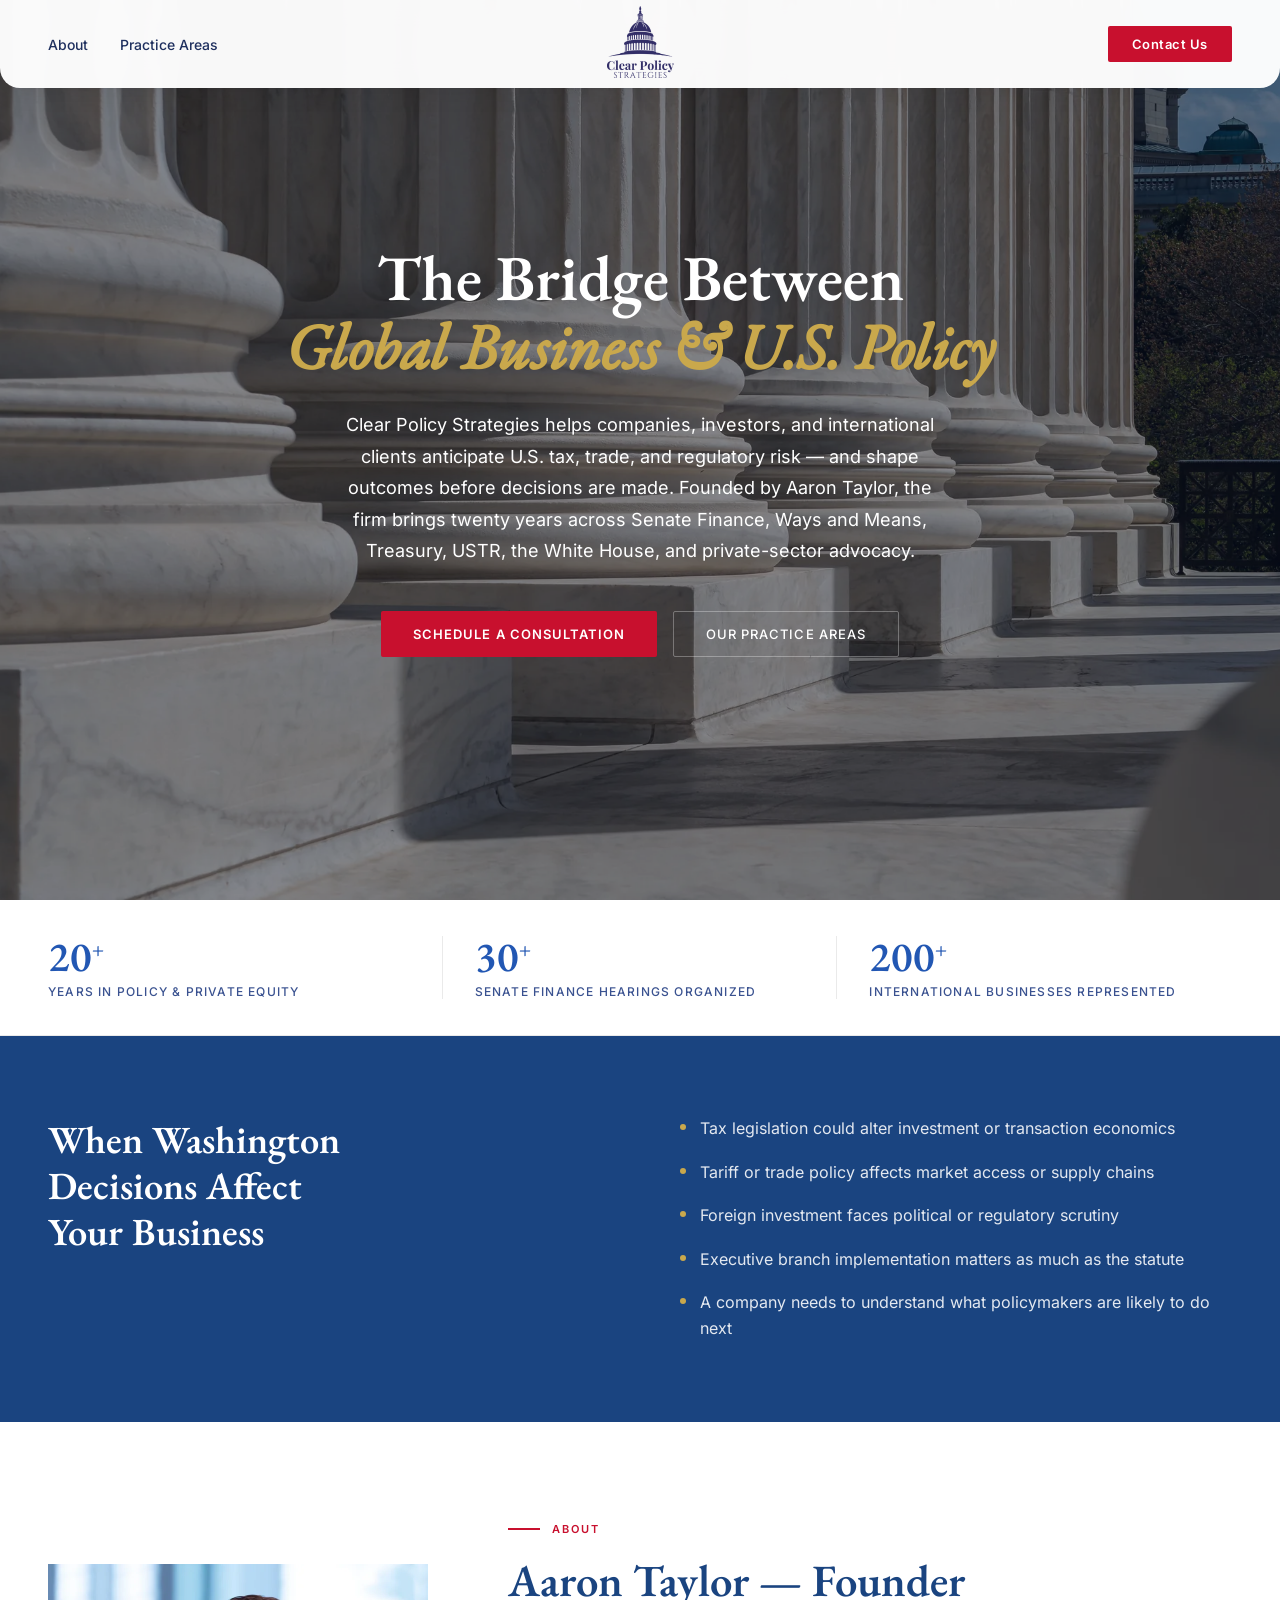
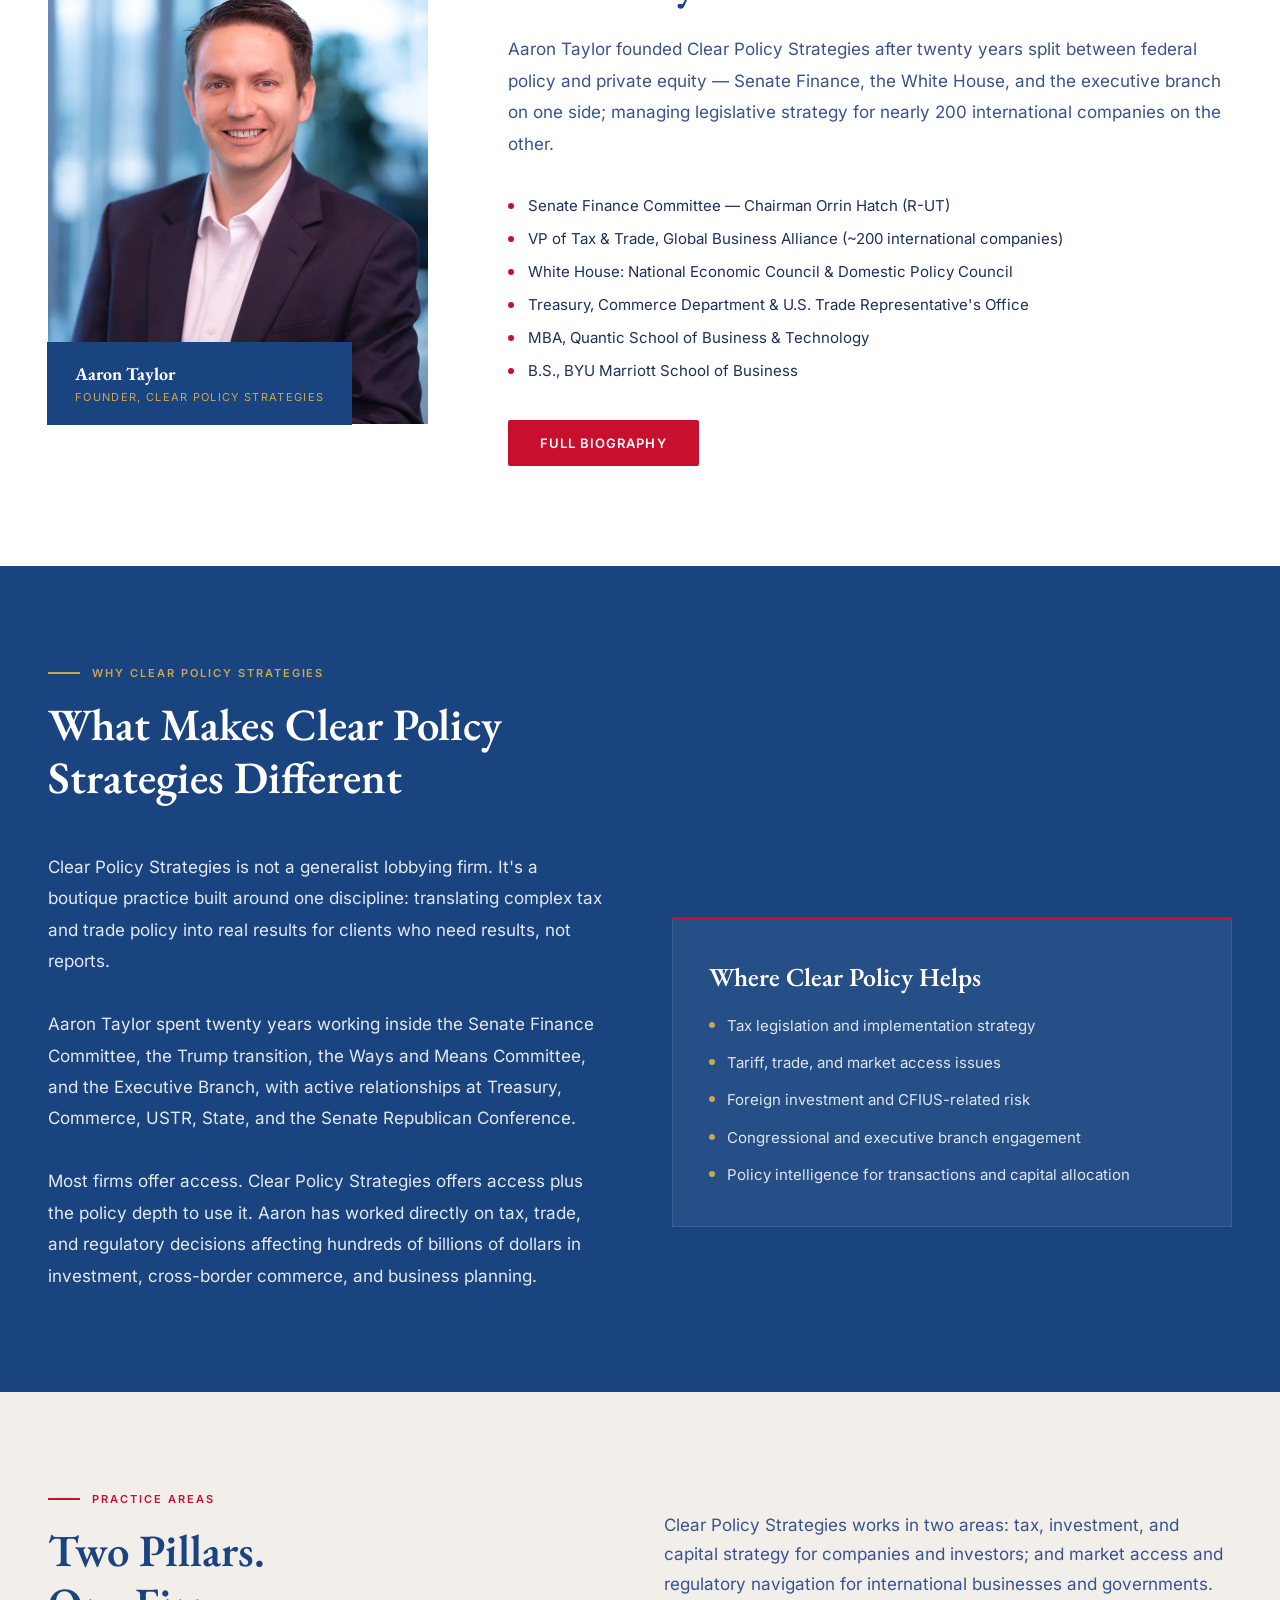
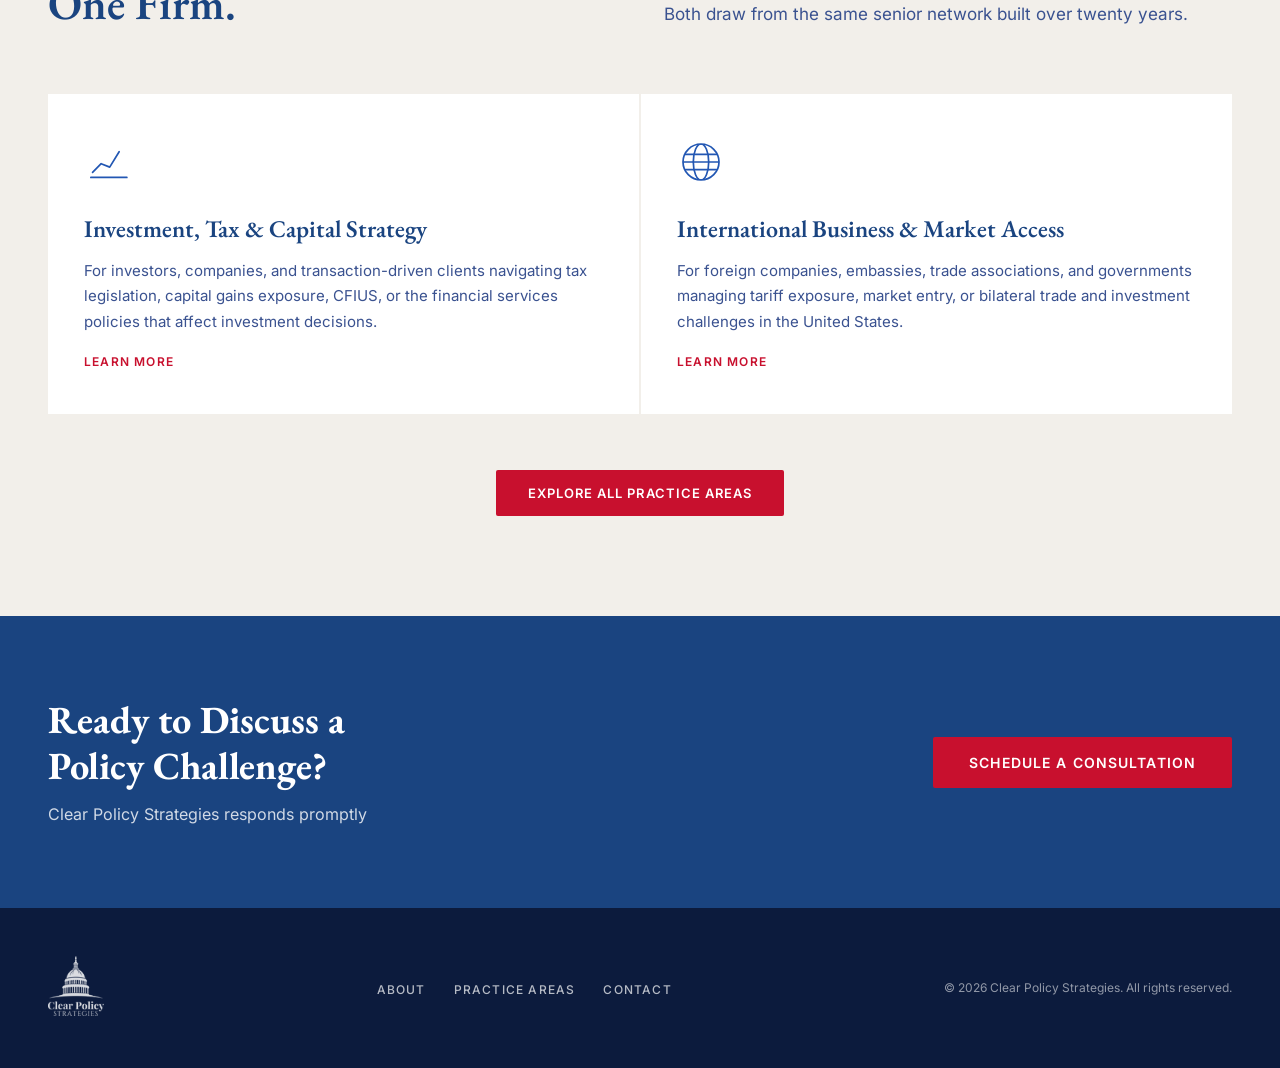
<file: index.html>
<!DOCTYPE html>
<html lang="en">
<head>
  <meta charset="UTF-8" />
  <meta name="viewport" content="width=device-width, initial-scale=1.0" />
  <title>Clear Policy Strategies | U.S. Tax, Trade &amp; Policy Advisory</title>
  <meta name="description" content="Clear Policy Strategies advises companies, investors, foreign governments, and executives on U.S. tax, trade, investment, and regulatory policy. Founded by Aaron Taylor." />

  <!-- Open Graph -->
  <meta property="og:type" content="website" />
  <meta property="og:url" content="https://clearpolicystrategies.com/" />
  <meta property="og:title" content="Clear Policy Strategies | U.S. Tax, Trade &amp; Policy Advisory" />
  <meta property="og:description" content="Clear Policy Strategies advises companies, investors, foreign governments, and executives on U.S. tax, trade, investment, and regulatory policy. Founded by Aaron Taylor." />
  <meta property="og:image" content="https://clearpolicystrategies.com/linkpreview.webp" />
  <meta name="twitter:card" content="summary_large_image" />

  <link rel="canonical" href="https://clearpolicystrategies.com/" />

  <!-- Self-hosted fonts — no external CDN, no render-blocking -->
  <link rel="preload" as="font" type="font/woff2" href="assets/fonts/UcC73FwrK3iLTeHuS_nVMrMxCp50SjIa1ZL7.woff2" crossorigin />
  <link rel="preload" as="font" type="font/woff2" href="assets/fonts/SlGUmQSNjdsmc35JDF1K5GR1SDk.woff2" crossorigin />
  <link rel="stylesheet" href="assets/fonts/fonts.css" />

  <!-- Preload hero background -->
  <link rel="preload" as="image" href="assets/images/Columns.webp" type="image/webp" />

  <!-- JSON-LD Structured Data -->
  <script type="application/ld+json">
  {
    "@context": "https://schema.org",
    "@type": "ProfessionalService",
    "name": "Clear Policy Strategies",
    "description": "Boutique policy consulting firm specializing in U.S. tax, trade, investment, and regulatory policy.",
    "url": "https://clearpolicystrategies.com",
    "email": "aaron@clearpolicystrategies.com",
    "founder": {
      "@type": "Person",
      "name": "Aaron Taylor",
      "jobTitle": "Founder"
    },
    "areaServed": "US",
    "knowsAbout": ["Tax Policy", "Trade Policy", "Government Relations", "International Business", "Private Equity", "Regulatory Policy"]
  }
  </script>

  <style>
    *, *::before, *::after { box-sizing: border-box; margin: 0; padding: 0; }

    :root {
      --navy: #2257B3;
      --navy-dark: #1A4480;
      --navy-mid: #2B60BF;
      --red: #B8102A;
      --red-bright: #C8102E;
      --gold: #C9A84C;
      --white: #FFFFFF;
      --off-white: #F2EFEA;
      --light-gray: #EAEAEA;
      --text-dark: #1E2F5E;
      --text-mid: #3A5290;
    }

    html { scroll-behavior: smooth; }

    body {
      font-family: 'Inter', sans-serif;
      color: var(--text-dark);
      background: var(--white);
      -webkit-font-smoothing: antialiased;
    }

    /* ── SKIP NAV ── */
    .skip-nav {
      position: absolute;
      top: -100%;
      left: 16px;
      z-index: 9999;
      padding: 12px 20px;
      background: var(--navy-dark);
      color: var(--white);
      font-size: 14px;
      font-weight: 600;
      text-decoration: none;
      border-radius: 0 0 4px 4px;
      transition: top 0.1s;
    }
    .skip-nav:focus { top: 0; }

    /* ── NAV ── */
    nav {
      position: fixed;
      top: 0;
      left: 0;
      right: 0;
      z-index: 100;
      display: grid;
      grid-template-columns: 1fr auto 1fr;
      align-items: center;
      padding: 0 48px;
      height: 88px;
      background: rgba(255, 255, 255, 0.97);
      backdrop-filter: blur(12px);
      border-radius: 0 0 20px 20px;
      box-shadow: 0 4px 24px rgba(0,0,0,0.08);
    }

    .nav-left {
      display: flex;
      align-items: center;
      gap: 32px;
      list-style: none;
    }

    .nav-left a {
      font-size: 14px;
      font-weight: 500;
      color: var(--text-dark);
      text-decoration: none;
      transition: color 0.2s;
    }

    .nav-left a:hover { color: var(--navy); }

    .nav-logo {
      display: flex;
      align-items: center;
      justify-content: center;
      text-decoration: none;
    }

    .nav-logo img {
      height: 72px;
      width: auto;
      filter: brightness(0) saturate(100%) invert(19%) sepia(65%) saturate(600%) hue-rotate(205deg) brightness(90%);
    }

    .nav-right {
      display: flex;
      justify-content: flex-end;
      align-items: center;
    }

    .nav-cta {
      background: var(--red-bright);
      color: var(--white) !important;
      padding: 10px 24px;
      border-radius: 2px;
      font-size: 13px;
      font-weight: 600;
      letter-spacing: 0.04em;
      text-decoration: none;
      transition: background 0.2s;
    }

    .nav-cta:hover { background: #a50e26; }


    /* ── HERO ── */
    .hero {
      position: relative;
      min-height: 100vh;
      display: flex;
      align-items: center;
      background: var(--navy-dark);
      overflow: hidden;
    }

    .hero-bg-pattern {
      position: absolute;
      inset: 0;
      background-image: url('assets/images/Columns.webp');
      background-size: cover;
      background-position: center 30%;
      background-repeat: no-repeat;
    }

    .hero-lines {
      position: absolute;
      inset: 0;
      background:
        rgba(10,20,45,0.48);
    }

    .hero-inner {
      position: relative;
      z-index: 3;
      width: 100%;
      max-width: 900px;
      margin: 0 auto;
      padding: 120px 48px;
      text-align: center;
      display: flex;
      flex-direction: column;
      align-items: center;
    }

    .hero-copy {
      display: flex;
      flex-direction: column;
      align-items: center;
    }

    .hero-eyebrow {
      display: flex;
      align-items: center;
      justify-content: center;
      gap: 12px;
      margin-bottom: 28px;
    }

    .hero-eyebrow-line {
      width: 40px;
      height: 2px;
      background: var(--red-bright);
    }

    .hero-eyebrow span {
      font-size: 11px;
      font-weight: 500;
      letter-spacing: 0.18em;
      text-transform: uppercase;
      color: rgba(255,255,255,0.80);
    }

    .hero h1 {
      font-family: 'EB Garamond', Georgia, serif;
      font-size: clamp(44px, 5vw, 68px);
      font-weight: 600;
      line-height: 1.08;
      color: var(--white);
      margin-bottom: 28px;
    }

    .hero h1 em {
      font-style: italic;
      color: var(--gold);
    }

    .hero-description {
      font-size: 18px;
      line-height: 1.75;
      color: var(--white);
      margin-bottom: 44px;
      max-width: 620px;
      text-align: center;
    }

    .hero-qualifier {
      font-size: 13px;
      color: rgba(255,255,255,0.70);
      line-height: 1.65;
      margin-bottom: 28px;
      max-width: 500px;
      text-align: center;
    }

    .hero-buttons {
      display: flex;
      gap: 16px;
      flex-wrap: wrap;
      justify-content: center;
    }

    .btn-primary {
      display: inline-flex;
      align-items: center;
      gap: 8px;
      padding: 15px 32px;
      background: var(--red-bright);
      color: var(--white);
      font-size: 13px;
      font-weight: 600;
      letter-spacing: 0.08em;
      text-transform: uppercase;
      text-decoration: none;
      border-radius: 2px;
      transition: background 0.2s, transform 0.15s;
    }

    .btn-primary:hover { background: #a50e26; transform: translateY(-1px); }

    .btn-secondary {
      display: inline-flex;
      align-items: center;
      gap: 8px;
      padding: 14px 32px;
      background: transparent;
      color: var(--white);
      font-size: 13px;
      font-weight: 500;
      letter-spacing: 0.08em;
      text-transform: uppercase;
      text-decoration: none;
      border: 1px solid rgba(255,255,255,0.3);
      border-radius: 2px;
      transition: border-color 0.2s, background 0.2s;
    }

    .btn-secondary:hover {
      border-color: rgba(255,255,255,0.7);
      background: rgba(255,255,255,0.06);
    }

    /* ── CREDENTIALS BAR ── */
    .credentials-bar {
      background: var(--white);
      border-bottom: 1px solid var(--light-gray);
      padding: 36px 48px;
    }

    .credentials-bar-inner {
      max-width: 1200px;
      margin: 0 auto;
      display: grid;
      grid-template-columns: repeat(3, 1fr);
      gap: 0;
    }

    .cred-item {
      padding: 0 32px;
      border-right: 1px solid var(--light-gray);
      display: flex;
      flex-direction: column;
      gap: 6px;
    }

    .cred-item:first-child { padding-left: 0; }
    .cred-item:last-child { border-right: none; }

    .cred-number {
      font-family: 'EB Garamond', serif;
      font-size: 42px;
      font-weight: 600;
      color: var(--navy);
      line-height: 1;
    }

    .cred-number sup {
      font-size: 20px;
      vertical-align: super;
    }

    .cred-label {
      font-size: 12px;
      font-weight: 500;
      letter-spacing: 0.1em;
      text-transform: uppercase;
      color: var(--text-mid);
    }

    /* ── SECTION HEADER ── */
    .section-eyebrow {
      display: flex;
      align-items: center;
      gap: 12px;
      margin-bottom: 18px;
    }

    .section-eyebrow-line {
      width: 32px;
      height: 2px;
      background: var(--red-bright);
    }

    .section-eyebrow span {
      font-size: 11px;
      font-weight: 600;
      letter-spacing: 0.18em;
      text-transform: uppercase;
      color: var(--red-bright);
    }

    .section-title {
      font-family: 'EB Garamond', serif;
      font-size: clamp(32px, 3.5vw, 46px);
      font-weight: 600;
      color: var(--navy-dark);
      line-height: 1.18;
    }

    /* ── PRACTICE AREAS ── */
    .practice-areas {
      background: var(--off-white);
      padding: 100px 48px;
    }

    .practice-areas-inner {
      max-width: 1200px;
      margin: 0 auto;
    }

    .practice-header {
      display: grid;
      grid-template-columns: 1fr 1fr;
      gap: 48px;
      align-items: end;
      margin-bottom: 64px;
    }

    .practice-intro {
      font-size: 17px;
      line-height: 1.75;
      color: var(--text-mid);
    }

    .practice-grid {
      display: grid;
      grid-template-columns: repeat(2, 1fr);
      gap: 2px;
    }

    .practice-card {
      background: var(--white);
      padding: 44px 36px;
      position: relative;
      overflow: hidden;
      transition: box-shadow 0.3s;
    }

    .practice-card::after {
      content: '';
      position: absolute;
      bottom: 0;
      left: 0;
      width: 0;
      height: 3px;
      background: var(--red-bright);
      transition: width 0.35s ease;
    }

    .practice-card:hover::after { width: 100%; }
    .practice-card:hover { box-shadow: 0 8px 32px rgba(27,58,107,0.12); z-index: 1; }

    .practice-icon {
      width: 48px;
      height: 48px;
      margin-bottom: 24px;
      color: var(--navy);
    }

    .practice-card h3 {
      font-family: 'EB Garamond', serif;
      font-size: 24px;
      font-weight: 600;
      color: var(--navy-dark);
      margin-bottom: 14px;
      line-height: 1.25;
    }

    .practice-card p {
      font-size: 15px;
      line-height: 1.7;
      color: var(--text-mid);
    }

    .practice-card-link {
      display: inline-flex;
      align-items: center;
      gap: 6px;
      margin-top: 20px;
      font-size: 12px;
      font-weight: 600;
      letter-spacing: 0.1em;
      text-transform: uppercase;
      color: var(--red-bright);
      text-decoration: none;
      transition: gap 0.2s;
    }

    .practice-card-link:hover { gap: 10px; }

    .practice-cta-row {
      margin-top: 56px;
      text-align: center;
    }

    /* ── WHEN WASHINGTON ── */
    .when-washington {
      background: var(--navy-dark);
      padding: 80px 48px;
    }

    .when-washington-inner {
      max-width: 1200px;
      margin: 0 auto;
      display: grid;
      grid-template-columns: 1fr 1fr;
      gap: 80px;
      align-items: start;
    }

    .when-washington-title {
      font-family: 'EB Garamond', serif;
      font-size: clamp(28px, 3vw, 40px);
      font-weight: 600;
      color: var(--white);
      line-height: 1.2;
    }

    .when-washington-list {
      list-style: none;
      display: flex;
      flex-direction: column;
      gap: 18px;
    }

    .when-washington-list li {
      display: flex;
      align-items: flex-start;
      gap: 14px;
      font-size: 16px;
      line-height: 1.6;
      color: rgba(255,255,255,0.88);
    }

    .when-dot {
      width: 6px;
      height: 6px;
      border-radius: 50%;
      background: var(--gold);
      flex-shrink: 0;
      margin-top: 8px;
    }

    /* ── ABOUT PREVIEW ── */
    .about-section {
      background: var(--white);
      padding: 100px 48px;
    }

    .about-inner {
      max-width: 1200px;
      margin: 0 auto;
      display: grid;
      grid-template-columns: 380px 1fr;
      gap: 80px;
      align-items: center;
    }

    .about-photo {
      position: relative;
    }

    .about-photo img {
      width: 100%;
      height: 460px;
      object-fit: cover;
      object-position: center top;
      display: block;
    }

    .about-photo-tag {
      position: absolute;
      bottom: -1px;
      left: -1px;
      background: var(--navy-dark);
      padding: 20px 28px;
    }

    .about-photo-tag strong {
      display: block;
      font-family: 'EB Garamond', serif;
      font-size: 18px;
      color: var(--white);
    }

    .about-photo-tag span {
      font-size: 11px;
      letter-spacing: 0.12em;
      text-transform: uppercase;
      color: var(--gold);
    }

    .about-photo::before {
      content: '';
      position: absolute;
      top: -12px;
      left: -12px;
      right: 12px;
      bottom: 12px;
      border: 1px solid rgba(27,58,107,0.15);
      pointer-events: none;
      z-index: -1;
    }

    .about-body {
      font-size: 17px;
      line-height: 1.85;
      color: var(--text-mid);
      margin-bottom: 36px;
    }

    .credentials-list {
      list-style: none;
      display: flex;
      flex-direction: column;
      gap: 14px;
      margin-bottom: 40px;
    }

    .credentials-list li {
      display: flex;
      align-items: flex-start;
      gap: 14px;
      font-size: 15px;
      color: var(--text-dark);
    }

    .cred-dot {
      width: 6px;
      height: 6px;
      border-radius: 50%;
      background: var(--red-bright);
      flex-shrink: 0;
      margin-top: 7px;
    }

    /* ── CONTACT CTA BANNER ── */
    .cta-banner {
      background: var(--navy-dark);
      padding: 80px 48px;
      position: relative;
      overflow: hidden;
    }

    .cta-banner-inner {
      max-width: 1200px;
      margin: 0 auto;
      display: flex;
      align-items: center;
      justify-content: space-between;
      gap: 48px;
    }

    .cta-text h2 {
      font-family: 'EB Garamond', serif;
      font-size: clamp(28px, 3vw, 42px);
      color: var(--white);
      line-height: 1.2;
      margin-bottom: 14px;
    }

    .cta-text p {
      font-size: 16px;
      color: rgba(255,255,255,0.80);
      line-height: 1.6;
    }

    .cta-actions {
      display: flex;
      flex-direction: column;
      gap: 12px;
      align-items: flex-start;
      flex-shrink: 0;
    }

    .cta-contact-info {
      display: flex;
      align-items: center;
      gap: 10px;
      font-size: 14px;
      color: rgba(255,255,255,0.85);
    }

    .cta-contact-info strong {
      color: var(--white);
    }

    /* ── FOOTER ── */
    footer {
      background: #0C1B3D;
      padding: 48px;
    }

    .footer-inner {
      max-width: 1200px;
      margin: 0 auto;
      display: flex;
      align-items: center;
      justify-content: space-between;
      gap: 24px;
    }

    .footer-logo img {
      height: 60px;
      width: auto;
      filter: brightness(0) invert(1);
      opacity: 0.85;
    }

    .footer-nav {
      display: flex;
      gap: 28px;
      list-style: none;
    }

    .footer-nav a {
      font-size: 12px;
      font-weight: 500;
      letter-spacing: 0.1em;
      text-transform: uppercase;
      color: rgba(255,255,255,0.70);
      text-decoration: none;
      transition: color 0.2s;
    }

    .footer-nav a:hover { color: rgba(255,255,255,0.95); }

    .footer-copy {
      font-size: 12px;
      color: rgba(255,255,255,0.55);
    }


    /* ── DIFFERENTIATOR ── */
    .differentiator {
      background: var(--navy-dark);
      padding: 100px 48px;
      position: relative;
      overflow: hidden;
    }

    .differentiator-inner {
      max-width: 1200px;
      margin: 0 auto;
    }

    .differentiator-inner .section-eyebrow span {
      color: var(--gold);
    }

    .differentiator-inner .section-eyebrow-line {
      background: var(--gold);
    }

    .differentiator-inner .section-title {
      color: var(--white);
      margin-bottom: 48px;
    }

    .diff-grid {
      display: grid;
      grid-template-columns: 1fr 1fr;
      gap: 64px;
      align-items: center;
    }

    .diff-body {
      font-size: 17px;
      line-height: 1.85;
      color: rgba(255,255,255,0.88);
    }

    .diff-clients {
      background: rgba(255,255,255,0.05);
      border: 1px solid rgba(255,255,255,0.1);
      border-top: 3px solid var(--red-bright);
      padding: 40px 36px;
    }

    .diff-clients h3 {
      font-family: 'EB Garamond', serif;
      font-size: 26px;
      font-weight: 600;
      color: var(--white);
      margin-bottom: 20px;
    }

    .diff-clients p {
      font-size: 16px;
      line-height: 1.85;
      color: rgba(255,255,255,0.85);
    }

    .diff-help-list {
      list-style: none;
      display: flex;
      flex-direction: column;
      gap: 14px;
    }

    .diff-help-list li {
      display: flex;
      align-items: flex-start;
      gap: 12px;
      font-size: 15px;
      line-height: 1.55;
      color: rgba(255,255,255,0.85);
    }

    /* ── TESTIMONIAL ── */
    .testimonial-section {
      background: var(--off-white);
      padding: 100px 48px;
    }

    .testimonial-inner {
      max-width: 1200px;
      margin: 0 auto;
    }

    .testimonial-header {
      text-align: center;
      margin-bottom: 64px;
    }

    .testimonial-header .section-eyebrow {
      justify-content: center;
    }

    .testimonial-grid {
      display: grid;
      grid-template-columns: repeat(3, 1fr);
      gap: 2px;
    }

    .testimonial-card {
      background: var(--white);
      padding: 44px 36px;
      position: relative;
    }

    .testimonial-card::before {
      content: '\201C';
      position: absolute;
      top: 24px;
      right: 32px;
      font-family: 'EB Garamond', serif;
      font-size: 96px;
      line-height: 1;
      color: var(--light-gray);
      pointer-events: none;
    }

    .testimonial-card blockquote {
      font-family: 'EB Garamond', serif;
      font-size: 20px;
      font-style: italic;
      line-height: 1.65;
      color: var(--navy-dark);
      margin-bottom: 28px;
    }

    .testimonial-card blockquote strong {
      font-style: normal;
      color: var(--red-bright);
    }

    .testimonial-attribution {
      border-top: 1px solid var(--light-gray);
      padding-top: 20px;
    }

    .testimonial-attribution strong {
      display: block;
      font-size: 14px;
      font-weight: 600;
      color: var(--navy-dark);
      margin-bottom: 2px;
    }

    .testimonial-attribution span {
      font-size: 12px;
      letter-spacing: 0.08em;
      text-transform: uppercase;
      color: var(--text-mid);
    }

    /* ── SENIOR ADVISORS ── */
    .advisors-section {
      background: var(--white);
      padding: 100px 48px;
    }

    .advisors-inner {
      max-width: 1200px;
      margin: 0 auto;
    }

    .advisors-header {
      display: grid;
      grid-template-columns: 1fr 1fr;
      gap: 48px;
      align-items: end;
      margin-bottom: 64px;
    }

    .advisors-intro {
      font-size: 17px;
      line-height: 1.75;
      color: var(--text-mid);
    }

    .advisors-grid {
      display: grid;
      grid-template-columns: repeat(4, 1fr);
      gap: 2px;
    }

    .advisor-card {
      background: var(--off-white);
      padding: 36px 28px;
      transition: box-shadow 0.3s;
      position: relative;
      overflow: hidden;
    }

    .advisor-card::after {
      content: '';
      position: absolute;
      bottom: 0; left: 0;
      width: 0; height: 3px;
      background: var(--red-bright);
      transition: width 0.35s ease;
    }

    .advisor-card:hover::after { width: 100%; }
    .advisor-card:hover { box-shadow: 0 8px 32px rgba(27,58,107,0.1); z-index: 1; }

    .advisor-photo {
      width: 80px;
      height: 80px;
      border-radius: 50%;
      background: var(--light-gray);
      margin-bottom: 20px;
      overflow: hidden;
      display: flex;
      align-items: center;
      justify-content: center;
      color: var(--text-mid);
      font-size: 28px;
      font-family: 'EB Garamond', serif;
    }

    .advisor-photo img {
      width: 100%;
      height: 100%;
      object-fit: cover;
    }

    .advisor-name {
      font-family: 'EB Garamond', serif;
      font-size: 20px;
      font-weight: 600;
      color: var(--navy-dark);
      margin-bottom: 4px;
    }

    .advisor-title {
      font-size: 11px;
      font-weight: 600;
      letter-spacing: 0.1em;
      text-transform: uppercase;
      color: var(--red-bright);
      margin-bottom: 16px;
    }

    .advisor-bio {
      font-size: 14px;
      line-height: 1.7;
      color: var(--text-mid);
    }

    /* ── HAMBURGER / MOBILE NAV ── */
    .nav-hamburger {
      display: none;
      flex-direction: column;
      justify-content: space-between;
      width: 22px;
      height: 16px;
      background: none;
      border: none;
      cursor: pointer;
      padding: 0;
      margin-left: 16px;
    }
    .nav-hamburger span {
      display: block;
      height: 2px;
      width: 100%;
      background: var(--text-dark);
      border-radius: 2px;
      transition: transform 0.25s, opacity 0.2s;
    }
    .nav-hamburger[aria-expanded="true"] span:nth-child(1) { transform: translateY(7px) rotate(45deg); }
    .nav-hamburger[aria-expanded="true"] span:nth-child(2) { opacity: 0; }
    .nav-hamburger[aria-expanded="true"] span:nth-child(3) { transform: translateY(-7px) rotate(-45deg); }

    .nav-mobile-menu {
      display: none;
      position: fixed;
      top: 70px;
      left: 0;
      right: 0;
      background: rgba(255,255,255,0.98);
      backdrop-filter: blur(12px);
      padding: 8px 20px 28px;
      flex-direction: column;
      box-shadow: 0 8px 32px rgba(0,0,0,0.1);
      z-index: 99;
      border-radius: 0 0 20px 20px;
    }
    .nav-mobile-menu.open { display: flex; }
    .nav-mobile-menu a {
      display: block;
      padding: 16px 0;
      font-size: 15px;
      font-weight: 500;
      color: var(--text-dark);
      text-decoration: none;
      border-bottom: 1px solid var(--light-gray);
    }
    .nav-mobile-menu a:last-child { border-bottom: none; }
    .nav-mobile-cta {
      margin-top: 16px;
      padding: 14px 24px !important;
      background: var(--red-bright);
      color: var(--white) !important;
      text-align: center;
      border-radius: 2px;
      font-weight: 600 !important;
      letter-spacing: 0.04em;
      border-bottom: none !important;
    }

    /* ── RESPONSIVE ── */
    @media (max-width: 768px) {
      nav { padding: 0 20px; height: 70px; border-radius: 0 0 14px 14px; grid-template-columns: 1fr auto; }
      .nav-left { display: none; }
      .nav-cta { display: none; }
      .nav-hamburger { display: flex; }
      .nav-logo { grid-column: 1; }
      .nav-right { grid-column: 2; }
      .nav-logo img { height: 56px; }

      .hero-inner { padding: 100px 20px 60px; }
      .hero-buttons { flex-direction: column; align-items: stretch; }
      .hero-buttons a { text-align: center; justify-content: center; }

      .credentials-bar { padding: 40px 20px; }
      .credentials-bar-inner { grid-template-columns: 1fr; gap: 0; }
      .cred-item { padding: 24px 0; border-right: none; border-bottom: 1px solid var(--light-gray); }
      .cred-item:first-child { padding-left: 0; padding-top: 0; }
      .cred-item:last-child { border-bottom: none; padding-bottom: 0; }

      .when-washington { padding: 60px 20px; }
      .when-washington-inner { grid-template-columns: 1fr; gap: 36px; }

      .about-section { padding: 60px 20px; }
      .about-inner { grid-template-columns: 1fr; gap: 40px; }
      .about-photo img { height: 320px; }

      .differentiator { padding: 60px 20px; }
      .diff-grid { grid-template-columns: 1fr; gap: 36px; }

      .practice-areas { padding: 60px 20px; }
      .practice-header { grid-template-columns: 1fr; gap: 20px; margin-bottom: 40px; }
      .practice-grid { grid-template-columns: 1fr; }
      .practice-card { padding: 32px 24px; }
      .practice-cta-row { margin-top: 36px; }

      .cta-banner { padding: 60px 20px; }
      .cta-banner-inner { flex-direction: column; align-items: flex-start; gap: 32px; }

      footer { padding: 36px 20px; }
      .footer-inner { flex-direction: column; align-items: center; text-align: center; gap: 20px; }
      .footer-nav { flex-wrap: wrap; justify-content: center; }
    }
  </style>
</head>
<body>

  <a href="#main-content" class="skip-nav">Skip to main content</a>

  <!-- NAV -->
  <nav aria-label="Main navigation">
    <ul class="nav-left">
      <li><a href="about.html">About</a></li>
      <li><a href="practice-areas.html">Practice Areas</a></li>
    </ul>
    <a href="index.html" class="nav-logo">
      <picture>
        <source srcset="assets/images/Logo-nav.webp" type="image/webp" />
        <img src="assets/images/Logo-nav.png" alt="Clear Policy Strategies" width="134" height="144" fetchpriority="high" />
      </picture>
    </a>
    <div class="nav-right">
      <a href="contact.html" class="nav-cta">Contact Us</a>
      <button class="nav-hamburger" aria-label="Open navigation" aria-expanded="false">
        <span></span><span></span><span></span>
      </button>
    </div>
  </nav>
  <div class="nav-mobile-menu" id="nav-mobile-menu">
    <a href="about.html">About</a>
    <a href="practice-areas.html">Practice Areas</a>
    <a href="contact.html" class="nav-mobile-cta">Contact Us</a>
  </div>

  <!-- HERO -->
  <section class="hero" id="main-content">
    <div class="hero-bg-pattern" aria-hidden="true"></div>
    <div class="hero-lines" aria-hidden="true"></div>

    <div class="hero-inner">
      <div class="hero-copy">
        <h1>The Bridge Between<br /><em>Global Business &amp; U.S. Policy</em></h1>
        <p class="hero-description">
          Clear Policy Strategies helps companies, investors, and international clients anticipate U.S. tax, trade, and regulatory risk — and shape outcomes before decisions are made. Founded by Aaron Taylor, the firm brings twenty years across Senate Finance, Ways and Means, Treasury, USTR, the White House, and private-sector advocacy.
        </p>
        <div class="hero-buttons">
          <a href="contact.html" class="btn-primary">
            Schedule a Consultation
          </a>
          <a href="practice-areas.html" class="btn-secondary">Our Practice Areas</a>
        </div>
      </div>
    </div>
  </section>

  <!-- CREDENTIALS BAR -->
  <div class="credentials-bar">
    <div class="credentials-bar-inner">
      <div class="cred-item">
        <div class="cred-number">20<sup>+</sup></div>
        <div class="cred-label">Years in Policy &amp; Private Equity</div>
      </div>
      <div class="cred-item">
        <div class="cred-number">30<sup>+</sup></div>
        <div class="cred-label">Senate Finance Hearings Organized</div>
      </div>
      <div class="cred-item">
        <div class="cred-number">200<sup>+</sup></div>
        <div class="cred-label">International Businesses Represented</div>
      </div>
    </div>
  </div>

  <!-- WHEN WASHINGTON -->
  <section class="when-washington">
    <div class="when-washington-inner">
      <h2 class="when-washington-title">When Washington<br />Decisions Affect<br />Your Business</h2>
      <ul class="when-washington-list">
        <li><span class="when-dot" aria-hidden="true"></span>Tax legislation could alter investment or transaction economics</li>
        <li><span class="when-dot" aria-hidden="true"></span>Tariff or trade policy affects market access or supply chains</li>
        <li><span class="when-dot" aria-hidden="true"></span>Foreign investment faces political or regulatory scrutiny</li>
        <li><span class="when-dot" aria-hidden="true"></span>Executive branch implementation matters as much as the statute</li>
        <li><span class="when-dot" aria-hidden="true"></span>A company needs to understand what policymakers are likely to do next</li>
      </ul>
    </div>
  </section>

  <!-- ABOUT -->
  <section class="about-section" id="about">
    <div class="about-inner">
      <div class="about-photo">
        <picture>
          <source srcset="assets/images/Headshot2.webp" type="image/webp" />
          <img src="assets/images/Headshot2.jpeg" alt="Aaron Taylor, Founder of Clear Policy Strategies" width="760" height="920" loading="lazy" />
        </picture>
        <div class="about-photo-tag">
          <strong>Aaron Taylor</strong>
          <span>Founder, Clear Policy Strategies</span>
        </div>
      </div>

      <div class="about-content">
        <div class="section-eyebrow">
          <div class="section-eyebrow-line" aria-hidden="true"></div>
          <span>About</span>
        </div>
        <h2 class="section-title" style="margin-bottom: 28px;">Aaron Taylor — Founder</h2>

        <div class="about-body">
          <p>Aaron Taylor founded Clear Policy Strategies after twenty years split between federal policy and private equity — Senate Finance, the White House, and the executive branch on one side; managing legislative strategy for nearly 200 international companies on the other.</p>
        </div>

        <ul class="credentials-list">
          <li><span class="cred-dot" aria-hidden="true"></span>Senate Finance Committee — Chairman Orrin Hatch (R-UT)</li>
          <li><span class="cred-dot" aria-hidden="true"></span>VP of Tax &amp; Trade, Global Business Alliance (~200 international companies)</li>
          <li><span class="cred-dot" aria-hidden="true"></span>White House: National Economic Council &amp; Domestic Policy Council</li>
          <li><span class="cred-dot" aria-hidden="true"></span>Treasury, Commerce Department &amp; U.S. Trade Representative's Office</li>
          <li><span class="cred-dot" aria-hidden="true"></span>MBA, Quantic School of Business &amp; Technology</li>
          <li><span class="cred-dot" aria-hidden="true"></span>B.S., BYU Marriott School of Business</li>
        </ul>

        <a href="about.html" class="btn-primary">
          Full Biography
        </a>
      </div>
    </div>
  </section>

  <!-- WHAT MAKES CPS DIFFERENT -->
  <section class="differentiator" id="difference">
    <div class="differentiator-inner">
      <div class="section-eyebrow">
        <div class="section-eyebrow-line" aria-hidden="true"></div>
        <span>Why Clear Policy Strategies</span>
      </div>
      <h2 class="section-title">What Makes Clear Policy<br />Strategies Different</h2>

      <div class="diff-grid">
        <div class="diff-body">
          <p>Clear Policy Strategies is not a generalist lobbying firm. It's a boutique practice built around one discipline: translating complex tax and trade policy into real results for clients who need results, not reports.</p>
          <br />
          <p>Aaron Taylor spent twenty years working inside the Senate Finance Committee, the Trump transition, the Ways and Means Committee, and the Executive Branch, with active relationships at Treasury, Commerce, USTR, State, and the Senate Republican Conference.</p>
          <br />
          <p>Most firms offer access. Clear Policy Strategies offers access plus the policy depth to use it. Aaron has worked directly on tax, trade, and regulatory decisions affecting hundreds of billions of dollars in investment, cross-border commerce, and business planning.</p>
        </div>
        <div class="diff-clients">
          <h3>Where Clear Policy Helps</h3>
          <ul class="diff-help-list">
            <li><span class="when-dot" aria-hidden="true"></span>Tax legislation and implementation strategy</li>
            <li><span class="when-dot" aria-hidden="true"></span>Tariff, trade, and market access issues</li>
            <li><span class="when-dot" aria-hidden="true"></span>Foreign investment and CFIUS-related risk</li>
            <li><span class="when-dot" aria-hidden="true"></span>Congressional and executive branch engagement</li>
            <li><span class="when-dot" aria-hidden="true"></span>Policy intelligence for transactions and capital allocation</li>
          </ul>
        </div>
      </div>
    </div>
  </section>

  <!-- PRACTICE AREAS PREVIEW -->
  <section class="practice-areas" id="practice">
    <div class="practice-areas-inner">
      <div class="practice-header">
        <div>
          <div class="section-eyebrow">
            <div class="section-eyebrow-line" aria-hidden="true"></div>
            <span>Practice Areas</span>
          </div>
          <h2 class="section-title">Two Pillars.<br />One Firm.</h2>
        </div>
        <p class="practice-intro">
          Clear Policy Strategies works in two areas: tax, investment, and capital strategy for companies and investors; and market access and regulatory navigation for international businesses and governments. Both draw from the same senior network built over twenty years.
        </p>
      </div>

      <div class="practice-grid">
        <div class="practice-card">
          <svg class="practice-icon" viewBox="0 0 56 56" fill="none" aria-hidden="true">
            <path d="M8 46H50" stroke="currentColor" stroke-width="2" stroke-linecap="round"/>
            <path d="M10 40L20 30L30 34L41 16" stroke="currentColor" stroke-width="2" stroke-linecap="round" stroke-linejoin="round"/>
          </svg>
          <h3>Investment, Tax &amp; Capital Strategy</h3>
          <p>For investors, companies, and transaction-driven clients navigating tax legislation, capital gains exposure, CFIUS, or the financial services policies that affect investment decisions.</p>
          <a href="practice-areas.html#investment" class="practice-card-link" aria-label="Learn more about Investment, Tax and Capital Strategy">
            Learn More
          </a>
        </div>

        <div class="practice-card">
          <svg class="practice-icon" viewBox="0 0 56 56" fill="none" aria-hidden="true">
            <defs>
              <clipPath id="clip-globe">
                <circle cx="28" cy="28" r="21"/>
              </clipPath>
            </defs>
            <circle cx="28" cy="28" r="21" stroke="currentColor" stroke-width="2"/>
            <g clip-path="url(#clip-globe)">
              <ellipse cx="28" cy="28" rx="9" ry="21" stroke="currentColor" stroke-width="2"/>
              <path d="M7 28H49M7 19H49M7 37H49" stroke="currentColor" stroke-width="2"/>
            </g>
          </svg>
          <h3>International Business &amp; Market Access</h3>
          <p>For foreign companies, embassies, trade associations, and governments managing tariff exposure, market entry, or bilateral trade and investment challenges in the United States.</p>
          <a href="practice-areas.html#international" class="practice-card-link" aria-label="Learn more about International Business and Market Access">
            Learn More
          </a>
        </div>

      </div>

      <div class="practice-cta-row">
        <a href="practice-areas.html" class="btn-primary">
          Explore All Practice Areas
        </a>
      </div>
    </div>
  </section>

  <!-- CTA BANNER -->
  <section class="cta-banner" id="contact">
    <div class="cta-banner-inner">
      <div class="cta-text">
        <h2>Ready to Discuss a<br />Policy Challenge?</h2>
        <p>Clear Policy Strategies responds promptly</p>
      </div>
      <div class="cta-actions">
        <a href="contact.html" class="btn-primary" style="font-size: 14px; padding: 17px 36px;">
          Schedule a Consultation
        </a>
      </div>
    </div>
  </section>

  <!-- FOOTER -->
  <footer>
    <div class="footer-inner">
      <div class="footer-logo">
        <picture>
          <source srcset="assets/images/Logo-traced.webp" type="image/webp" />
          <img src="assets/images/Logo-traced.png" alt="Clear Policy Strategies" width="75" height="80" loading="lazy" />
        </picture>
      </div>
      <ul class="footer-nav">
        <li><a href="about.html">About</a></li>
        <li><a href="practice-areas.html">Practice Areas</a></li>
        <li><a href="contact.html">Contact</a></li>
      </ul>
      <div class="footer-copy">&copy; 2026 Clear Policy Strategies. All rights reserved.</div>
    </div>
  </footer>

  <script>
    (function () {
      var btn  = document.querySelector('.nav-hamburger');
      var menu = document.getElementById('nav-mobile-menu');
      if (!btn || !menu) return;
      btn.addEventListener('click', function () {
        var open = menu.classList.toggle('open');
        btn.setAttribute('aria-expanded', open);
      });
      menu.querySelectorAll('a').forEach(function (a) {
        a.addEventListener('click', function () {
          menu.classList.remove('open');
          btn.setAttribute('aria-expanded', 'false');
        });
      });
      document.addEventListener('click', function (e) {
        if (!menu.contains(e.target) && !btn.contains(e.target)) {
          menu.classList.remove('open');
          btn.setAttribute('aria-expanded', 'false');
        }
      });
    })();
  </script>
</body>
</html>
</file>
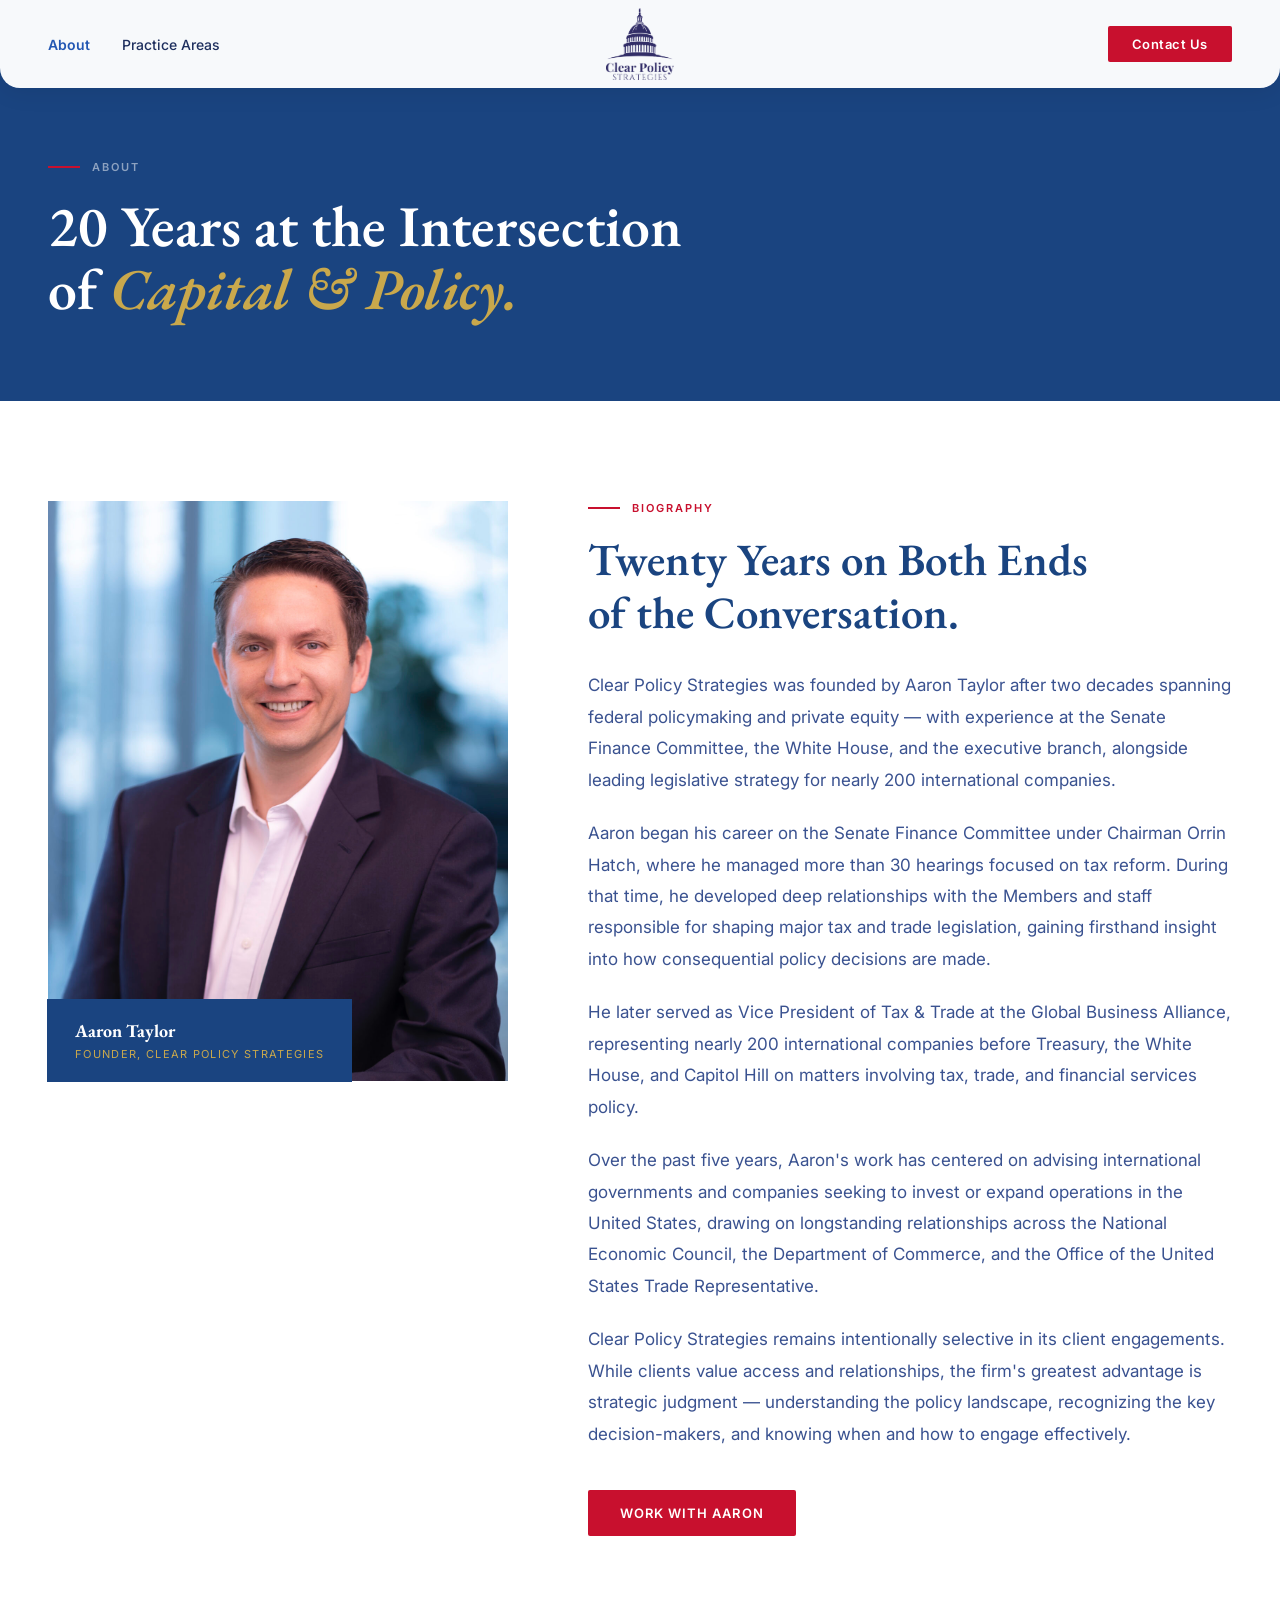
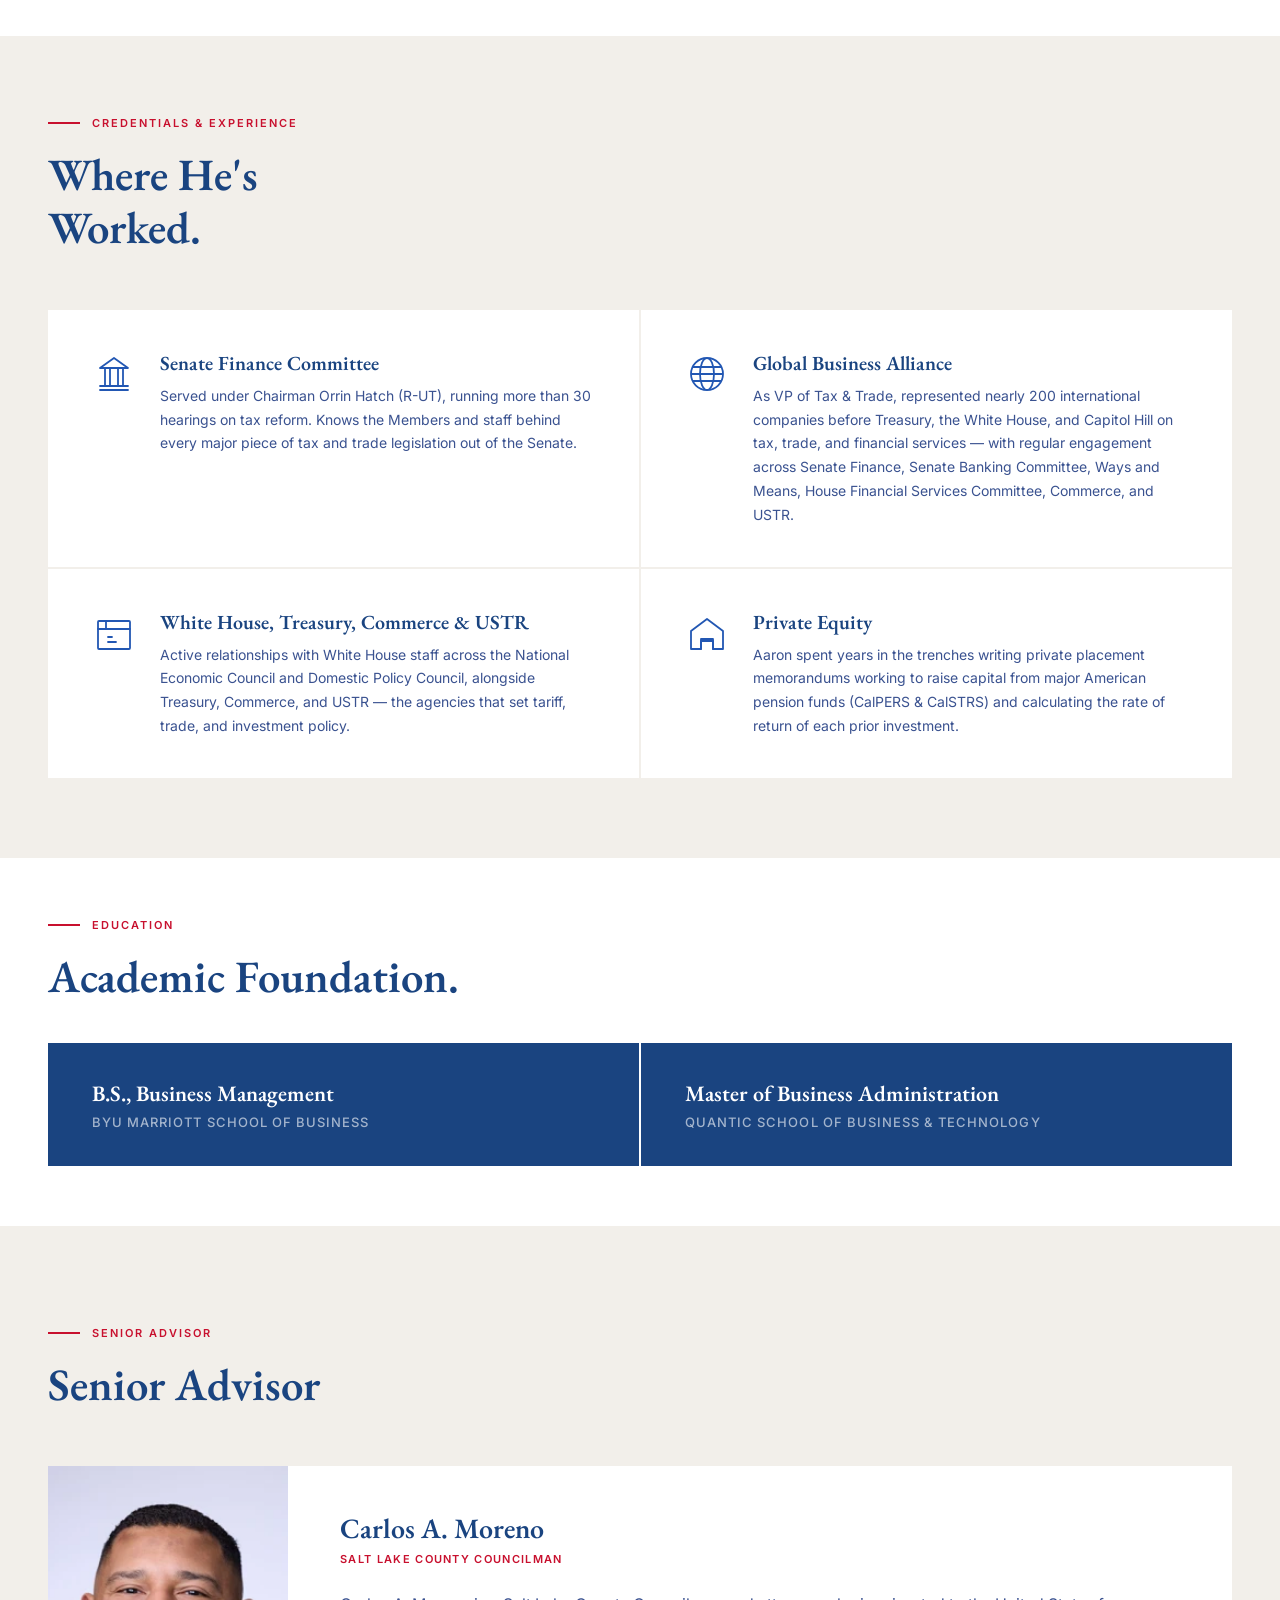
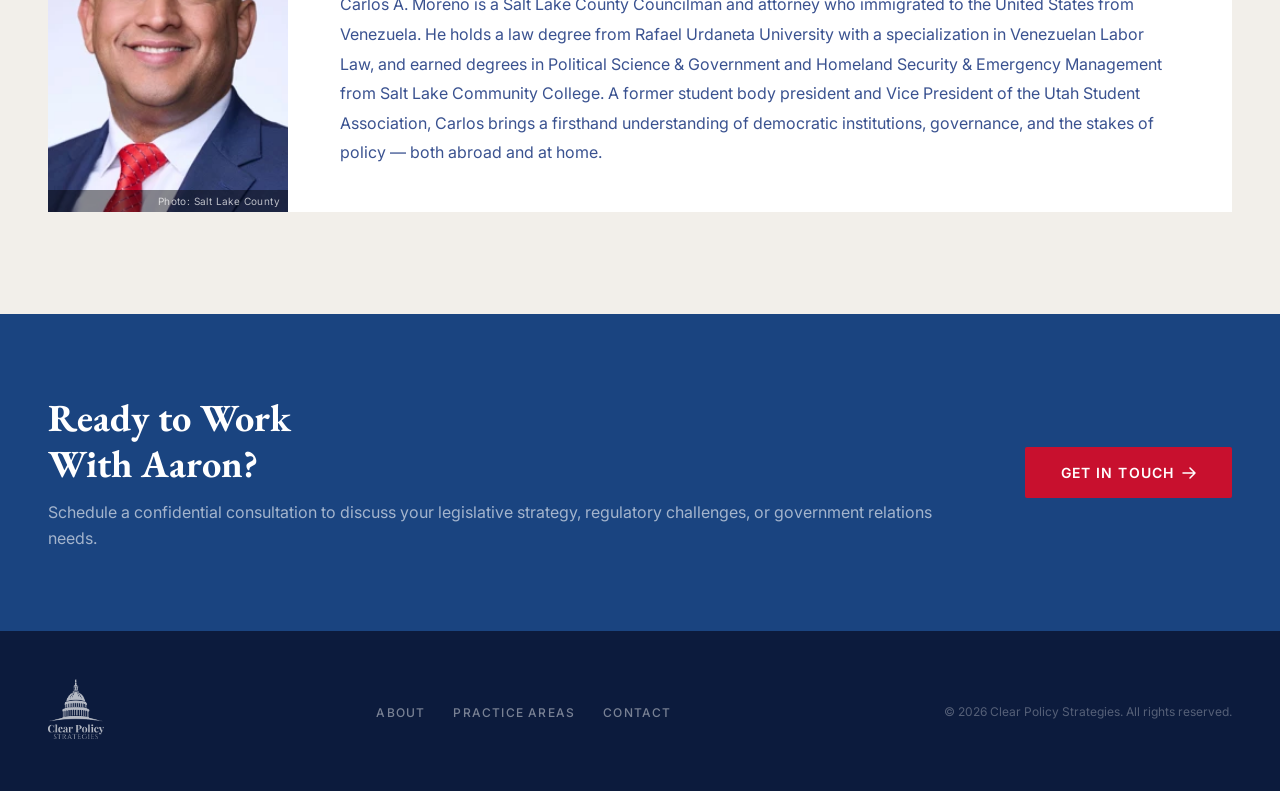
<file: about.html>
<!DOCTYPE html>
<html lang="en">
<head>
  <meta charset="UTF-8" />
  <meta name="viewport" content="width=device-width, initial-scale=1.0" />
  <title>About Aaron Taylor — Clear Policy Strategies</title>
  <meta name="description" content="Aaron Taylor brings twenty years across Senate Finance, Treasury, USTR, the White House, and private-sector advocacy to every client engagement at Clear Policy Strategies." />
  <link rel="preconnect" href="https://fonts.googleapis.com" />
  <link rel="preconnect" href="https://fonts.gstatic.com" crossorigin />
  <link href="https://fonts.googleapis.com/css2?family=EB+Garamond:ital,wght@0,400;0,600;0,700;1,400&family=Inter:wght@300;400;500;600&display=swap" rel="stylesheet" />
  <style>
    *, *::before, *::after { box-sizing: border-box; margin: 0; padding: 0; }

    :root {
      --navy: #2257B3;
      --navy-dark: #1A4480;
      --navy-mid: #2B60BF;
      --red: #B8102A;
      --red-bright: #C8102E;
      --gold: #C9A84C;
      --white: #FFFFFF;
      --off-white: #F2EFEA;
      --light-gray: #EAEAEA;
      --text-dark: #1E2F5E;
      --text-mid: #3A5290;
    }

    html { scroll-behavior: smooth; }

    body {
      font-family: 'Inter', sans-serif;
      color: var(--text-dark);
      background: var(--white);
      -webkit-font-smoothing: antialiased;
    }

    /* ── NAV ── */
    nav {
      position: fixed;
      top: 0;
      left: 0;
      right: 0;
      z-index: 100;
      display: grid;
      grid-template-columns: 1fr auto 1fr;
      align-items: center;
      padding: 0 48px;
      height: 88px;
      background: rgba(255, 255, 255, 0.97);
      backdrop-filter: blur(12px);
      border-radius: 0 0 20px 20px;
      box-shadow: 0 4px 24px rgba(0,0,0,0.08);
    }

    .nav-left {
      display: flex;
      align-items: center;
      gap: 32px;
      list-style: none;
    }

    .nav-left a {
      font-size: 14px;
      font-weight: 500;
      color: var(--text-dark);
      text-decoration: none;
      transition: color 0.2s;
    }

    .nav-left a:hover { color: var(--navy); }
    .nav-left a.active { color: var(--navy); font-weight: 600; }

    .nav-logo {
      display: flex;
      align-items: center;
      justify-content: center;
      text-decoration: none;
    }

    .nav-logo img {
      height: 72px;
      width: auto;
      filter: brightness(0) saturate(100%) invert(19%) sepia(65%) saturate(600%) hue-rotate(205deg) brightness(90%);
    }

    .nav-right {
      display: flex;
      justify-content: flex-end;
      align-items: center;
    }

    .nav-cta {
      background: var(--red-bright);
      color: var(--white) !important;
      padding: 10px 24px;
      border-radius: 2px;
      font-size: 13px;
      font-weight: 600;
      letter-spacing: 0.04em;
      text-decoration: none;
      transition: background 0.2s;
    }

    .nav-cta:hover { background: #a50e26; }

    /* ── PAGE HEADER ── */
    .page-header {
      background: var(--navy-dark);
      padding: 160px 48px 80px;
      position: relative;
      overflow: hidden;
    }

.page-header-inner {
      max-width: 1200px;
      margin: 0 auto;
    }

    .page-eyebrow {
      display: flex;
      align-items: center;
      gap: 12px;
      margin-bottom: 20px;
    }

    .page-eyebrow-line {
      width: 32px;
      height: 2px;
      background: var(--red-bright);
    }

    .page-eyebrow span {
      font-size: 11px;
      font-weight: 600;
      letter-spacing: 0.18em;
      text-transform: uppercase;
      color: rgba(255,255,255,0.5);
    }

    .page-header h1 {
      font-family: 'EB Garamond', serif;
      font-size: clamp(40px, 4.5vw, 60px);
      font-weight: 600;
      color: var(--white);
      line-height: 1.1;
      max-width: 700px;
    }

    .page-header h1 em {
      font-style: italic;
      color: var(--gold);
    }

    /* ── SECTION SHARED ── */
    .section-eyebrow {
      display: flex;
      align-items: center;
      gap: 12px;
      margin-bottom: 18px;
    }

    .section-eyebrow-line {
      width: 32px;
      height: 2px;
      background: var(--red-bright);
    }

    .section-eyebrow span {
      font-size: 11px;
      font-weight: 600;
      letter-spacing: 0.18em;
      text-transform: uppercase;
      color: var(--red-bright);
    }

    .section-title {
      font-family: 'EB Garamond', serif;
      font-size: clamp(32px, 3.5vw, 46px);
      font-weight: 600;
      color: var(--navy-dark);
      line-height: 1.18;
    }

    /* ── BUTTONS ── */
    .btn-primary {
      display: inline-flex;
      align-items: center;
      gap: 8px;
      padding: 15px 32px;
      background: var(--red-bright);
      color: var(--white);
      font-size: 13px;
      font-weight: 600;
      letter-spacing: 0.08em;
      text-transform: uppercase;
      text-decoration: none;
      border-radius: 2px;
      transition: background 0.2s, transform 0.15s;
    }

    .btn-primary:hover { background: #a50e26; transform: translateY(-1px); }

    /* ── BIO SECTION ── */
    .bio-section {
      padding: 100px 48px;
      background: var(--white);
    }

    .bio-inner {
      max-width: 1200px;
      margin: 0 auto;
      display: grid;
      grid-template-columns: 460px 1fr;
      gap: 80px;
      align-items: start;
    }

    .bio-photo {
      position: relative;
      will-change: transform;
    }

    .bio-photo img {
      width: 100%;
      height: 580px;
      object-fit: cover;
      object-position: center top;
      display: block;
    }

    .bio-photo-tag {
      position: absolute;
      bottom: -1px;
      left: -1px;
      background: var(--navy-dark);
      padding: 20px 28px;
    }

    .bio-photo-tag strong {
      display: block;
      font-family: 'EB Garamond', serif;
      font-size: 18px;
      color: var(--white);
    }

    .bio-photo-tag span {
      font-size: 11px;
      letter-spacing: 0.12em;
      text-transform: uppercase;
      color: var(--gold);
    }


    .bio-body {
      font-size: 17px;
      line-height: 1.85;
      color: var(--text-mid);
      margin-bottom: 40px;
    }

    .bio-body p + p { margin-top: 22px; }

    /* ── CREDENTIALS SECTION ── */
    .credentials-section {
      padding: 80px 48px;
      background: var(--off-white);
    }

    .credentials-section-inner {
      max-width: 1200px;
      margin: 0 auto;
    }

    .credentials-section-inner .section-title {
      margin-bottom: 56px;
    }

    .credentials-grid {
      display: grid;
      grid-template-columns: 1fr 1fr;
      gap: 2px;
    }

    .credential-block {
      background: var(--white);
      padding: 40px 44px;
      display: flex;
      gap: 24px;
      align-items: flex-start;
    }

    .credential-icon {
      flex-shrink: 0;
      width: 44px;
      height: 44px;
      color: var(--navy);
      margin-top: 2px;
    }

    .credential-block h4 {
      font-family: 'EB Garamond', serif;
      font-size: 20px;
      font-weight: 600;
      color: var(--navy-dark);
      margin-bottom: 8px;
      line-height: 1.3;
    }

    .credential-block p {
      font-size: 14px;
      line-height: 1.7;
      color: var(--text-mid);
    }

    /* ── EDUCATION SECTION ── */
    .education-section {
      padding: 60px 48px;
      background: var(--white);
    }

    .education-inner {
      max-width: 1200px;
      margin: 0 auto;
    }

    .education-degrees {
      list-style: none;
      display: grid;
      grid-template-columns: 1fr 1fr;
      gap: 2px;
      margin-top: 40px;
    }

    .education-degrees li {
      background: var(--navy-dark);
      padding: 36px 44px;
      display: flex;
      flex-direction: column;
      gap: 6px;
    }

    .degree-name {
      font-family: 'EB Garamond', serif;
      font-size: 22px;
      font-weight: 600;
      color: var(--white);
    }

    .degree-school {
      font-size: 13px;
      font-weight: 500;
      letter-spacing: 0.08em;
      text-transform: uppercase;
      color: rgba(255,255,255,0.6);
    }

    /* ── SENIOR ADVISORS ── */
    .advisors-section {
      background: var(--off-white);
      padding: 100px 48px;
    }

    .advisors-inner {
      max-width: 1200px;
      margin: 0 auto;
    }

    .advisors-inner .section-title {
      margin-bottom: 56px;
    }

    .advisor-card {
      background: var(--white);
      display: grid;
      grid-template-columns: 240px 1fr;
      margin-bottom: 2px;
      overflow: hidden;
    }

    .advisor-card img {
      width: 100%;
      height: 100%;
      min-height: 280px;
      object-fit: cover;
      object-position: center top;
      display: block;
    }

    .advisor-content {
      padding: 44px 52px;
    }

    .advisor-name {
      font-family: 'EB Garamond', serif;
      font-size: 28px;
      font-weight: 600;
      color: var(--navy-dark);
      margin-bottom: 6px;
    }

    .advisor-role {
      font-size: 11px;
      font-weight: 600;
      letter-spacing: 0.12em;
      text-transform: uppercase;
      color: var(--red-bright);
      margin-bottom: 24px;
    }

    .advisor-bio {
      font-size: 16px;
      line-height: 1.85;
      color: var(--text-mid);
    }

    /* ── CTA BANNER ── */
    .cta-banner {
      background: var(--navy-dark);
      padding: 80px 48px;
      position: relative;
      overflow: hidden;
    }

    .cta-banner-inner {
      max-width: 1200px;
      margin: 0 auto;
      display: flex;
      align-items: center;
      justify-content: space-between;
      gap: 48px;
    }

    .cta-text h2 {
      font-family: 'EB Garamond', serif;
      font-size: clamp(28px, 3vw, 42px);
      color: var(--white);
      line-height: 1.2;
      margin-bottom: 14px;
    }

    .cta-text p {
      font-size: 16px;
      color: rgba(255,255,255,0.6);
      line-height: 1.6;
    }

    .cta-actions {
      display: flex;
      flex-direction: column;
      gap: 12px;
      align-items: flex-start;
      flex-shrink: 0;
    }

    .cta-contact-info {
      display: flex;
      align-items: center;
      gap: 10px;
      font-size: 14px;
      color: rgba(255,255,255,0.7);
    }

    /* ── FOOTER ── */
    footer {
      background: #0C1B3D;
      padding: 48px;
    }

    .footer-inner {
      max-width: 1200px;
      margin: 0 auto;
      display: flex;
      align-items: center;
      justify-content: space-between;
      gap: 24px;
    }

    .footer-logo img {
      height: 60px;
      width: auto;
      filter: brightness(0) invert(1);
      opacity: 0.7;
    }

    .footer-nav {
      display: flex;
      gap: 28px;
      list-style: none;
    }

    .footer-nav a {
      font-size: 12px;
      font-weight: 500;
      letter-spacing: 0.1em;
      text-transform: uppercase;
      color: rgba(255,255,255,0.45);
      text-decoration: none;
      transition: color 0.2s;
    }

    .footer-nav a:hover { color: rgba(255,255,255,0.8); }

    .footer-copy {
      font-size: 12px;
      color: rgba(255,255,255,0.3);
    }

    /* ── HAMBURGER / MOBILE NAV ── */
    .nav-hamburger {
      display: none;
      flex-direction: column;
      justify-content: space-between;
      width: 22px;
      height: 16px;
      background: none;
      border: none;
      cursor: pointer;
      padding: 0;
      margin-left: 16px;
    }
    .nav-hamburger span {
      display: block;
      height: 2px;
      width: 100%;
      background: var(--text-dark);
      border-radius: 2px;
      transition: transform 0.25s, opacity 0.2s;
    }
    .nav-hamburger[aria-expanded="true"] span:nth-child(1) { transform: translateY(7px) rotate(45deg); }
    .nav-hamburger[aria-expanded="true"] span:nth-child(2) { opacity: 0; }
    .nav-hamburger[aria-expanded="true"] span:nth-child(3) { transform: translateY(-7px) rotate(-45deg); }

    .nav-mobile-menu {
      display: none;
      position: fixed;
      top: 70px;
      left: 0;
      right: 0;
      background: rgba(255,255,255,0.98);
      backdrop-filter: blur(12px);
      padding: 8px 20px 28px;
      flex-direction: column;
      box-shadow: 0 8px 32px rgba(0,0,0,0.1);
      z-index: 99;
      border-radius: 0 0 20px 20px;
    }
    .nav-mobile-menu.open { display: flex; }
    .nav-mobile-menu a {
      display: block;
      padding: 16px 0;
      font-size: 15px;
      font-weight: 500;
      color: var(--text-dark);
      text-decoration: none;
      border-bottom: 1px solid var(--light-gray);
    }
    .nav-mobile-menu a:last-child { border-bottom: none; }
    .nav-mobile-cta {
      margin-top: 16px;
      padding: 14px 24px !important;
      background: var(--red-bright);
      color: var(--white) !important;
      text-align: center;
      border-radius: 2px;
      font-weight: 600 !important;
      letter-spacing: 0.04em;
      border-bottom: none !important;
    }

    /* ── RESPONSIVE ── */
    @media (max-width: 768px) {
      nav { padding: 0 20px; height: 70px; border-radius: 0 0 14px 14px; grid-template-columns: 1fr auto; }
      .nav-left { display: none; }
      .nav-cta { display: none; }
      .nav-hamburger { display: flex; }
      .nav-logo { grid-column: 1; }
      .nav-right { grid-column: 2; }
      .nav-logo img { height: 56px; }

      .page-header { padding: 110px 20px 60px; }

      .bio-section { padding: 60px 20px; }
      .bio-inner { grid-template-columns: 1fr; gap: 40px; }
      .bio-photo img { height: 360px; }

      .credentials-section { padding: 60px 20px; }
      .credentials-grid { grid-template-columns: 1fr; }
      .credential-block { padding: 28px 24px; }

      .education-section { padding: 48px 20px; }
      .education-degrees { grid-template-columns: 1fr; }
      .education-degrees li { padding: 28px 24px; }

      .advisors-section { padding: 60px 20px; }
      .advisor-card { grid-template-columns: 1fr; }
      .advisor-card img { height: 240px; width: 100%; min-height: unset; }
      .advisor-content { padding: 28px 24px; }

      .cta-banner { padding: 60px 20px; }
      .cta-banner-inner { flex-direction: column; align-items: flex-start; gap: 32px; }

      footer { padding: 36px 20px; }
      .footer-inner { flex-direction: column; align-items: center; text-align: center; gap: 20px; }
      .footer-nav { flex-wrap: wrap; justify-content: center; }
    }

  </style>
</head>
<body>

  <!-- NAV -->
  <nav>
    <ul class="nav-left">
      <li><a href="about.html" class="active">About</a></li>
      <li><a href="practice-areas.html">Practice Areas</a></li>
    </ul>
    <a href="index.html" class="nav-logo">
      <img src="assets/images/Logo-nav.png" alt="Clear Policy Strategies" />
    </a>
    <div class="nav-right">
      <a href="contact.html" class="nav-cta">Contact Us</a>
      <button class="nav-hamburger" aria-label="Open navigation" aria-expanded="false">
        <span></span><span></span><span></span>
      </button>
    </div>
  </nav>
  <div class="nav-mobile-menu" id="nav-mobile-menu">
    <a href="about.html">About</a>
    <a href="practice-areas.html">Practice Areas</a>
    <a href="contact.html" class="nav-mobile-cta">Contact Us</a>
  </div>

  <!-- PAGE HEADER -->
  <section class="page-header">
    <div class="page-header-inner">
      <div class="page-eyebrow">
        <div class="page-eyebrow-line"></div>
        <span>About</span>
      </div>
      <h1>20 Years at the Intersection<br />of <em>Capital &amp; Policy.</em></h1>
    </div>
  </section>

  <!-- BIO -->
  <section class="bio-section">
    <div class="bio-inner">
      <div class="bio-photo">
        <img src="assets/images/Headshot2.jpeg" alt="Aaron Taylor" />
        <div class="bio-photo-tag">
          <strong>Aaron Taylor</strong>
          <span>Founder, Clear Policy Strategies</span>
        </div>
      </div>

      <div class="bio-content">
        <div class="section-eyebrow">
          <div class="section-eyebrow-line"></div>
          <span>Biography</span>
        </div>
        <h2 class="section-title" style="margin-bottom: 32px;">Twenty Years on Both Ends<br />of the Conversation.</h2>

        <div class="bio-body">
          <p>Clear Policy Strategies was founded by Aaron Taylor after two decades spanning federal policymaking and private equity — with experience at the Senate Finance Committee, the White House, and the executive branch, alongside leading legislative strategy for nearly 200 international companies.</p>
          <p>Aaron began his career on the Senate Finance Committee under Chairman Orrin Hatch, where he managed more than 30 hearings focused on tax reform. During that time, he developed deep relationships with the Members and staff responsible for shaping major tax and trade legislation, gaining firsthand insight into how consequential policy decisions are made.</p>
          <p>He later served as Vice President of Tax &amp; Trade at the Global Business Alliance, representing nearly 200 international companies before Treasury, the White House, and Capitol Hill on matters involving tax, trade, and financial services policy.</p>
          <p>Over the past five years, Aaron's work has centered on advising international governments and companies seeking to invest or expand operations in the United States, drawing on longstanding relationships across the National Economic Council, the Department of Commerce, and the Office of the United States Trade Representative.</p>
          <p>Clear Policy Strategies remains intentionally selective in its client engagements. While clients value access and relationships, the firm's greatest advantage is strategic judgment — understanding the policy landscape, recognizing the key decision-makers, and knowing when and how to engage effectively.</p>
        </div>

        <a href="contact.html" class="btn-primary" id="work-with-aaron">
          Work With Aaron
        </a>
      </div>
    </div>
  </section>

  <!-- CREDENTIALS -->
  <section class="credentials-section">
    <div class="credentials-section-inner">
      <div class="section-eyebrow">
        <div class="section-eyebrow-line"></div>
        <span>Credentials &amp; Experience</span>
      </div>
      <h2 class="section-title" style="margin-bottom: 56px;">Where He's<br />Worked.</h2>

      <div class="credentials-grid">
        <div class="credential-block">
          <svg class="credential-icon" viewBox="0 0 44 44" fill="none">
            <path d="M8 34H36M8 38H36M22 6L36 16H8L22 6Z" stroke="currentColor" stroke-width="1.8" stroke-linecap="round" stroke-linejoin="round"/>
            <path d="M13 16V34M18 16V34M26 16V34M31 16V34" stroke="currentColor" stroke-width="1.8" stroke-linecap="round"/>
          </svg>
          <div>
            <h4>Senate Finance Committee</h4>
            <p>Served under Chairman Orrin Hatch (R-UT), running more than 30 hearings on tax reform. Knows the Members and staff behind every major piece of tax and trade legislation out of the Senate.</p>
          </div>
        </div>

        <div class="credential-block">
          <svg class="credential-icon" viewBox="0 0 44 44" fill="none">
            <defs>
              <clipPath id="clip-globe">
                <circle cx="22" cy="22" r="16"/>
              </clipPath>
            </defs>
            <circle cx="22" cy="22" r="16" stroke="currentColor" stroke-width="1.8"/>
            <g clip-path="url(#clip-globe)">
              <ellipse cx="22" cy="22" rx="7" ry="16" stroke="currentColor" stroke-width="1.8"/>
              <path d="M6 22H38M6 15H38M6 29H38" stroke="currentColor" stroke-width="1.8"/>
            </g>
          </svg>
          <div>
            <h4>Global Business Alliance</h4>
            <p>As VP of Tax &amp; Trade, represented nearly 200 international companies before Treasury, the White House, and Capitol Hill on tax, trade, and financial services — with regular engagement across Senate Finance, Senate Banking Committee, Ways and Means, House Financial Services Committee, Commerce, and USTR.</p>
          </div>
        </div>

        <div class="credential-block">
          <svg class="credential-icon" viewBox="0 0 44 44" fill="none">
            <rect x="6" y="10" width="32" height="28" rx="1" stroke="currentColor" stroke-width="1.8"/>
            <path d="M6 18H38M14 10V18" stroke="currentColor" stroke-width="1.8" stroke-linecap="round"/>
            <path d="M16 26h4M16 31h8" stroke="currentColor" stroke-width="1.8" stroke-linecap="round"/>
          </svg>
          <div>
            <h4>White House, Treasury, Commerce &amp; USTR</h4>
            <p>Active relationships with White House staff across the National Economic Council and Domestic Policy Council, alongside Treasury, Commerce, and USTR — the agencies that set tariff, trade, and investment policy.</p>
          </div>
        </div>

        <div class="credential-block">
          <svg class="credential-icon" viewBox="0 0 44 44" fill="none">
            <path d="M22 8L38 20V38H28V28H16V38H6V20L22 8Z" stroke="currentColor" stroke-width="1.8" stroke-linecap="round" stroke-linejoin="round"/>
            <path d="M16 38V30H28V38" stroke="currentColor" stroke-width="1.8" stroke-linecap="round" stroke-linejoin="round"/>
          </svg>
          <div>
            <h4>Private Equity</h4>
            <p>Aaron spent years in the trenches writing private placement memorandums working to raise capital from major American pension funds (CalPERS &amp; CalSTRS) and calculating the rate of return of each prior investment.</p>
          </div>
        </div>
      </div>
    </div>
  </section>

  <!-- EDUCATION -->
  <section class="education-section">
    <div class="education-inner">
      <div class="section-eyebrow">
        <div class="section-eyebrow-line"></div>
        <span>Education</span>
      </div>
      <h2 class="section-title">Academic Foundation.</h2>

      <ul class="education-degrees">
        <li>
          <span class="degree-name">B.S., Business Management</span>
          <span class="degree-school">BYU Marriott School of Business</span>
        </li>
        <li>
          <span class="degree-name">Master of Business Administration</span>
          <span class="degree-school">Quantic School of Business &amp; Technology</span>
        </li>
      </ul>
    </div>
  </section>

  <!-- SENIOR ADVISORS -->
  <section class="advisors-section" id="advisors">
    <div class="advisors-inner">
      <div class="section-eyebrow">
        <div class="section-eyebrow-line"></div>
        <span>Senior Advisor</span>
      </div>
      <h2 class="section-title">Senior Advisor</h2>

      <div class="advisor-card">
        <div style="position:relative;">
          <img src="assets/images/Headshot-Moreno-.jpeg" alt="Carlos A. Moreno" style="width:100%;height:100%;min-height:280px;object-fit:cover;object-position:center top;display:block;" />
          <div style="position:absolute;bottom:0;left:0;right:0;padding:5px 8px;background:rgba(0,0,0,0.45);font-size:10px;color:rgba(255,255,255,0.7);text-align:right;letter-spacing:0.04em;">Photo: Salt Lake County</div>
        </div>
        <div class="advisor-content">
          <div class="advisor-name">Carlos A. Moreno</div>
          <div class="advisor-role">Salt Lake County Councilman</div>
          <p class="advisor-bio">Carlos A. Moreno is a Salt Lake County Councilman and attorney who immigrated to the United States from Venezuela. He holds a law degree from Rafael Urdaneta University with a specialization in Venezuelan Labor Law, and earned degrees in Political Science &amp; Government and Homeland Security &amp; Emergency Management from Salt Lake Community College. A former student body president and Vice President of the Utah Student Association, Carlos brings a firsthand understanding of democratic institutions, governance, and the stakes of policy — both abroad and at home.</p>
        </div>
      </div>
    </div>
  </section>

  <!-- CTA BANNER -->
  <section class="cta-banner">
    <div class="cta-banner-inner">
      <div class="cta-text">
        <h2>Ready to Work<br />With Aaron?</h2>
        <p>Schedule a confidential consultation to discuss your legislative strategy, regulatory challenges, or government relations needs.</p>
      </div>
      <div class="cta-actions">
        <a href="contact.html" class="btn-primary" style="font-size: 14px; padding: 17px 36px;">
          Get in Touch
          <svg width="14" height="14" viewBox="0 0 14 14" fill="none"><path d="M1 7H13M8 2L13 7L8 12" stroke="currentColor" stroke-width="1.5" stroke-linecap="round" stroke-linejoin="round"/></svg>
        </a>
      </div>
    </div>
  </section>

  <!-- FOOTER -->
  <footer>
    <div class="footer-inner">
      <div class="footer-logo">
        <img src="assets/images/Logo-traced.png" alt="Clear Policy Strategies" />
      </div>
      <ul class="footer-nav">
        <li><a href="about.html">About</a></li>
        <li><a href="practice-areas.html">Practice Areas</a></li>
        <li><a href="contact.html">Contact</a></li>
      </ul>
      <div class="footer-copy">&copy; 2026 Clear Policy Strategies. All rights reserved.</div>
    </div>
  </footer>

  <script>
    (function () {
      var btn  = document.querySelector('.nav-hamburger');
      var menu = document.getElementById('nav-mobile-menu');
      if (!btn || !menu) return;
      btn.addEventListener('click', function () {
        var open = menu.classList.toggle('open');
        btn.setAttribute('aria-expanded', open);
      });
      menu.querySelectorAll('a').forEach(function (a) {
        a.addEventListener('click', function () {
          menu.classList.remove('open');
          btn.setAttribute('aria-expanded', 'false');
        });
      });
      document.addEventListener('click', function (e) {
        if (!menu.contains(e.target) && !btn.contains(e.target)) {
          menu.classList.remove('open');
          btn.setAttribute('aria-expanded', 'false');
        }
      });
    })();
  </script>
  <script>
    (function () {
      var photo   = document.querySelector('.bio-photo');
      var eyebrow = document.querySelector('.bio-content .section-eyebrow');
      var btn     = document.getElementById('work-with-aaron');
      var BUFFER  = 112; // nav height + small gap
      if (window.innerWidth <= 768) return;

      var scrollStart, maxTranslate, ticking = false;

      function docTop(el) {
        var t = 0;
        while (el) { t += el.offsetTop; el = el.offsetParent; }
        return t;
      }

      function recalc() {
        scrollStart  = docTop(eyebrow) - BUFFER;
        maxTranslate = (docTop(btn) + btn.offsetHeight) - (docTop(photo) + photo.offsetHeight);
      }

      function update() {
        var ty = Math.max(0, Math.min(maxTranslate, Math.round(window.scrollY - scrollStart)));
        photo.style.transform = 'translateY(' + ty + 'px)';
        ticking = false;
      }

      recalc();
      update();

      window.addEventListener('scroll', function () {
        if (!ticking) {
          requestAnimationFrame(update);
          ticking = true;
        }
      }, { passive: true });

      window.addEventListener('resize', function () {
        if (window.innerWidth <= 768) { photo.style.transform = ''; return; }
        recalc();
        update();
      });
    })();
  </script>
</body>
</html>
</file>
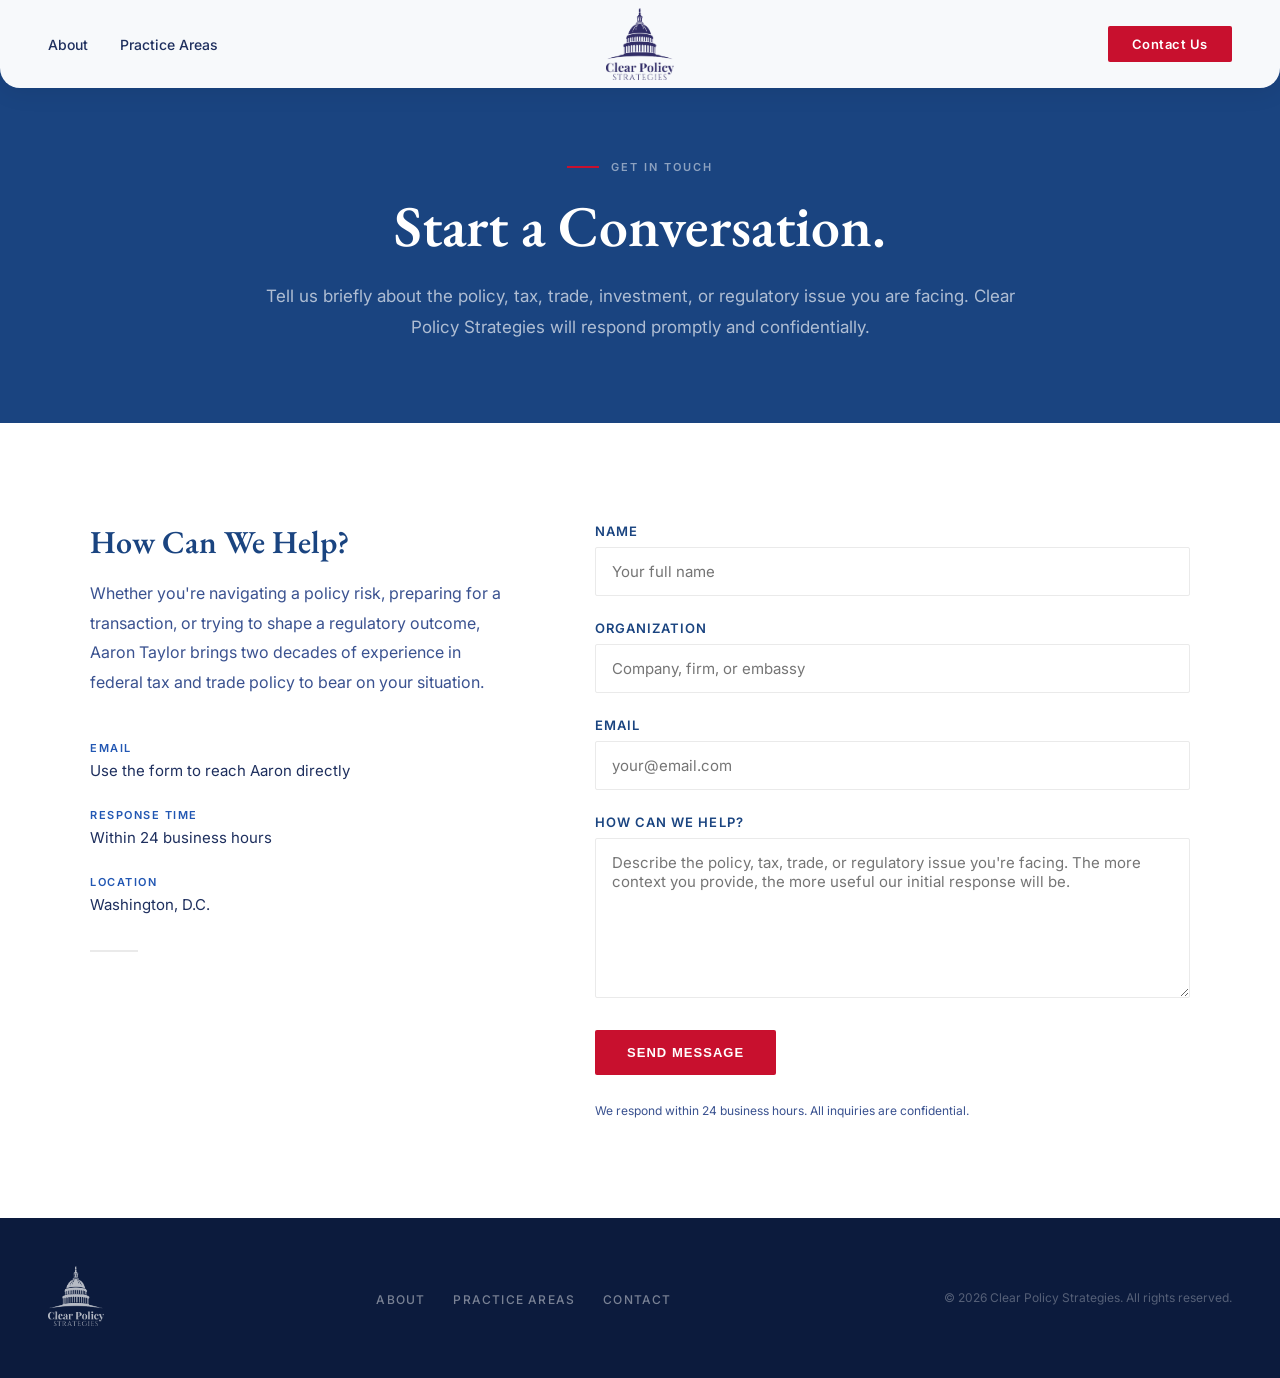
<file: contact.html>
<!DOCTYPE html>
<html lang="en">
<head>
  <meta charset="UTF-8" />
  <meta name="viewport" content="width=device-width, initial-scale=1.0" />
  <title>Contact — Clear Policy Strategies</title>
  <meta name="description" content="Reach Clear Policy Strategies to discuss a tax, trade, investment, or regulatory policy challenge. Aaron Taylor responds within 24 business hours." />
  <link rel="preconnect" href="https://fonts.googleapis.com" />
  <link rel="preconnect" href="https://fonts.gstatic.com" crossorigin />
  <link href="https://fonts.googleapis.com/css2?family=EB+Garamond:ital,wght@0,400;0,600;0,700;1,400&family=Inter:wght@300;400;500;600&display=swap" rel="stylesheet" />
  <style>
    *, *::before, *::after { box-sizing: border-box; margin: 0; padding: 0; }

    :root {
      --navy: #2257B3;
      --navy-dark: #1A4480;
      --red: #B8102A;
      --red-bright: #C8102E;
      --gold: #C9A84C;
      --white: #FFFFFF;
      --off-white: #F2EFEA;
      --light-gray: #EAEAEA;
      --text-dark: #1E2F5E;
      --text-mid: #3A5290;
    }

    html { scroll-behavior: smooth; }

    body {
      font-family: 'Inter', sans-serif;
      color: var(--text-dark);
      background: var(--white);
      -webkit-font-smoothing: antialiased;
    }

    /* ── NAV ── */
    nav {
      position: fixed;
      top: 0;
      left: 0;
      right: 0;
      z-index: 100;
      display: grid;
      grid-template-columns: 1fr auto 1fr;
      align-items: center;
      padding: 0 48px;
      height: 88px;
      background: rgba(255, 255, 255, 0.97);
      backdrop-filter: blur(12px);
      border-radius: 0 0 20px 20px;
      box-shadow: 0 4px 24px rgba(0,0,0,0.08);
    }

    .nav-left {
      display: flex;
      align-items: center;
      gap: 32px;
      list-style: none;
    }

    .nav-left a {
      font-size: 14px;
      font-weight: 500;
      color: var(--text-dark);
      text-decoration: none;
      transition: color 0.2s;
    }

    .nav-left a:hover { color: var(--navy); }
    .nav-left a.active { color: var(--navy); font-weight: 600; }

    .nav-logo {
      display: flex;
      align-items: center;
      justify-content: center;
      text-decoration: none;
    }

    .nav-logo img {
      height: 72px;
      width: auto;
      filter: brightness(0) saturate(100%) invert(19%) sepia(65%) saturate(600%) hue-rotate(205deg) brightness(90%);
    }

    .nav-right {
      display: flex;
      justify-content: flex-end;
      align-items: center;
    }

    .nav-cta {
      background: var(--red-bright);
      color: var(--white) !important;
      padding: 10px 24px;
      border-radius: 2px;
      font-size: 13px;
      font-weight: 600;
      letter-spacing: 0.04em;
      text-decoration: none;
      transition: background 0.2s;
    }

    .nav-cta:hover { background: #a50e26; }

    /* ── PAGE HEADER ── */
    .page-header {
      background: var(--navy-dark);
      padding: 160px 48px 80px;
      position: relative;
      overflow: hidden;
    }

    .page-header-inner {
      max-width: 800px;
      margin: 0 auto;
      text-align: center;
    }

    .page-eyebrow {
      display: flex;
      align-items: center;
      justify-content: center;
      gap: 12px;
      margin-bottom: 20px;
    }

    .page-eyebrow-line { width: 32px; height: 2px; background: var(--red-bright); }

    .page-eyebrow span {
      font-size: 11px;
      font-weight: 600;
      letter-spacing: 0.18em;
      text-transform: uppercase;
      color: rgba(255,255,255,0.5);
    }

    .page-header h1 {
      font-family: 'EB Garamond', serif;
      font-size: clamp(40px, 4.5vw, 60px);
      font-weight: 600;
      color: var(--white);
      line-height: 1.1;
      margin-bottom: 24px;
    }

    .page-header p {
      font-size: 17px;
      line-height: 1.8;
      color: rgba(255,255,255,0.65);
    }

    /* ── CONTACT SECTION ── */
    .contact-section {
      padding: 100px 48px;
      background: var(--white);
    }

    .contact-inner {
      max-width: 1100px;
      margin: 0 auto;
      display: grid;
      grid-template-columns: 1fr 1.4fr;
      gap: 80px;
      align-items: start;
    }

    /* ── LEFT COLUMN ── */
    .contact-info-col h2 {
      font-family: 'EB Garamond', serif;
      font-size: clamp(26px, 2.5vw, 34px);
      font-weight: 600;
      color: var(--navy-dark);
      line-height: 1.2;
      margin-bottom: 18px;
    }

    .contact-info-col .contact-intro {
      font-size: 16px;
      line-height: 1.85;
      color: var(--text-mid);
      margin-bottom: 44px;
    }

    .contact-details {
      display: flex;
      flex-direction: column;
      gap: 28px;
    }

    .contact-detail-item {
      display: flex;
      flex-direction: column;
      gap: 4px;
    }

    .contact-detail-label {
      font-size: 11px;
      font-weight: 600;
      letter-spacing: 0.14em;
      text-transform: uppercase;
      color: var(--navy);
      margin-bottom: 2px;
    }

    .contact-detail-value {
      font-size: 15px;
      color: var(--text-dark);
      text-decoration: none;
      transition: color 0.2s;
    }

    a.contact-detail-value:hover { color: var(--red-bright); }

    .contact-divider {
      width: 48px;
      height: 2px;
      background: var(--light-gray);
      margin: 36px 0;
    }

    .contact-assurance {
      font-size: 13px;
      line-height: 1.7;
      color: var(--text-mid);
      padding: 16px 20px;
      border-left: 3px solid var(--gold);
      background: rgba(201, 168, 76, 0.06);
    }

    /* ── CONTACT FORM ── */
    .contact-form {
      display: flex;
      flex-direction: column;
      gap: 24px;
    }

    .form-group {
      display: flex;
      flex-direction: column;
      gap: 8px;
    }

    .form-group label {
      font-size: 13px;
      font-weight: 600;
      letter-spacing: 0.08em;
      text-transform: uppercase;
      color: var(--navy-dark);
    }

    .form-group input,
    .form-group textarea {
      padding: 14px 16px;
      font-family: 'Inter', sans-serif;
      font-size: 15px;
      color: var(--text-dark);
      background: var(--white);
      border: 1px solid var(--light-gray);
      border-radius: 2px;
      transition: border-color 0.2s, box-shadow 0.2s;
    }

    .form-group input:focus,
    .form-group textarea:focus {
      outline: none;
      border-color: var(--red-bright);
      box-shadow: 0 0 0 3px rgba(200, 16, 46, 0.1);
    }

    .form-group textarea {
      resize: vertical;
      min-height: 160px;
    }

    .form-submit {
      padding: 15px 32px;
      background: var(--red-bright);
      color: var(--white);
      font-size: 13px;
      font-weight: 600;
      letter-spacing: 0.08em;
      text-transform: uppercase;
      border: none;
      border-radius: 2px;
      cursor: pointer;
      transition: background 0.2s, transform 0.15s;
      align-self: flex-start;
      margin-top: 8px;
    }

    .form-submit:hover {
      background: #a50e26;
      transform: translateY(-1px);
    }

    .form-note {
      font-size: 12px;
      color: var(--text-mid);
      margin-top: 4px;
    }

    /* ── FOOTER ── */
    footer {
      background: #0C1B3D;
      padding: 48px;
    }

    .footer-inner {
      max-width: 1200px;
      margin: 0 auto;
      display: flex;
      align-items: center;
      justify-content: space-between;
      gap: 24px;
    }

    .footer-logo img {
      height: 60px;
      width: auto;
      filter: brightness(0) invert(1);
      opacity: 0.7;
    }

    .footer-nav {
      display: flex;
      gap: 28px;
      list-style: none;
    }

    .footer-nav a {
      font-size: 12px;
      font-weight: 500;
      letter-spacing: 0.1em;
      text-transform: uppercase;
      color: rgba(255,255,255,0.45);
      text-decoration: none;
      transition: color 0.2s;
    }

    .footer-nav a:hover { color: rgba(255,255,255,0.8); }
    .footer-copy { font-size: 12px; color: rgba(255,255,255,0.3); }

    /* ── HAMBURGER / MOBILE NAV ── */
    .nav-hamburger {
      display: none;
      flex-direction: column;
      justify-content: space-between;
      width: 22px;
      height: 16px;
      background: none;
      border: none;
      cursor: pointer;
      padding: 0;
      margin-left: 16px;
    }
    .nav-hamburger span {
      display: block;
      height: 2px;
      width: 100%;
      background: var(--text-dark);
      border-radius: 2px;
      transition: transform 0.25s, opacity 0.2s;
    }
    .nav-hamburger[aria-expanded="true"] span:nth-child(1) { transform: translateY(7px) rotate(45deg); }
    .nav-hamburger[aria-expanded="true"] span:nth-child(2) { opacity: 0; }
    .nav-hamburger[aria-expanded="true"] span:nth-child(3) { transform: translateY(-7px) rotate(-45deg); }

    .nav-mobile-menu {
      display: none;
      position: fixed;
      top: 70px;
      left: 0;
      right: 0;
      background: rgba(255,255,255,0.98);
      backdrop-filter: blur(12px);
      padding: 8px 20px 28px;
      flex-direction: column;
      box-shadow: 0 8px 32px rgba(0,0,0,0.1);
      z-index: 99;
      border-radius: 0 0 20px 20px;
    }
    .nav-mobile-menu.open { display: flex; }
    .nav-mobile-menu a {
      display: block;
      padding: 16px 0;
      font-size: 15px;
      font-weight: 500;
      color: var(--text-dark);
      text-decoration: none;
      border-bottom: 1px solid var(--light-gray);
    }
    .nav-mobile-menu a:last-child { border-bottom: none; }
    .nav-mobile-cta {
      margin-top: 16px;
      padding: 14px 24px !important;
      background: var(--red-bright);
      color: var(--white) !important;
      text-align: center;
      border-radius: 2px;
      font-weight: 600 !important;
      letter-spacing: 0.04em;
      border-bottom: none !important;
    }

    /* ── RESPONSIVE ── */
    @media (max-width: 768px) {
      nav { padding: 0 20px; height: 70px; border-radius: 0 0 14px 14px; grid-template-columns: 1fr auto; }
      .nav-left { display: none; }
      .nav-cta { display: none; }
      .nav-hamburger { display: flex; }
      .nav-logo { grid-column: 1; }
      .nav-right { grid-column: 2; }
      .nav-logo img { height: 56px; }

      .page-header { padding: 110px 20px 60px; }

      .contact-section { padding: 60px 20px; }
      .contact-inner { grid-template-columns: 1fr; gap: 48px; }
      .form-submit { align-self: stretch; }

      footer { padding: 36px 20px; }
      .footer-inner { flex-direction: column; align-items: center; text-align: center; gap: 20px; }
      .footer-nav { flex-wrap: wrap; justify-content: center; }
    }

  </style>
</head>
<body>

  <!-- NAV -->
  <nav>
    <ul class="nav-left">
      <li><a href="about.html">About</a></li>
      <li><a href="practice-areas.html">Practice Areas</a></li>
    </ul>
    <a href="index.html" class="nav-logo">
      <img src="assets/images/Logo-nav.png" alt="Clear Policy Strategies" />
    </a>
    <div class="nav-right">
      <a href="contact.html" class="nav-cta active">Contact Us</a>
      <button class="nav-hamburger" aria-label="Open navigation" aria-expanded="false">
        <span></span><span></span><span></span>
      </button>
    </div>
  </nav>
  <div class="nav-mobile-menu" id="nav-mobile-menu">
    <a href="about.html">About</a>
    <a href="practice-areas.html">Practice Areas</a>
    <a href="contact.html" class="nav-mobile-cta">Contact Us</a>
  </div>

  <!-- PAGE HEADER -->
  <section class="page-header">
    <div class="page-header-inner">
      <div class="page-eyebrow">
        <div class="page-eyebrow-line"></div>
        <span>Get in Touch</span>
      </div>
      <h1>Start a Conversation.</h1>
      <p>
        Tell us briefly about the policy, tax, trade, investment, or regulatory issue you are facing. Clear Policy Strategies will respond promptly and confidentially.
      </p>
    </div>
  </section>

  <!-- CONTACT SECTION -->
  <section class="contact-section">
    <div class="contact-inner">

      <!-- LEFT: Info -->
      <div class="contact-info-col">
        <h2>How Can We Help?</h2>
        <p class="contact-intro">
          Whether you're navigating a policy risk, preparing for a transaction, or trying to shape a regulatory outcome, Aaron Taylor brings two decades of experience in federal tax and trade policy to bear on your situation.
        </p>

        <div class="contact-details">
          <div class="contact-detail-item">
            <div class="contact-detail-label">Email</div>
            <a href="contact.html" class="contact-detail-value">Use the form to reach Aaron directly</a>
          </div>
          <div class="contact-detail-item">
            <div class="contact-detail-label">Response Time</div>
            <div class="contact-detail-value">Within 24 business hours</div>
          </div>
          <div class="contact-detail-item">
            <div class="contact-detail-label">Location</div>
            <div class="contact-detail-value">Washington, D.C.</div>
          </div>
        </div>

        <div class="contact-divider"></div>

      
      </div>

      <!-- RIGHT: Form -->
      <form class="contact-form" action="https://api.web3forms.com/submit" method="POST">
        <input type="hidden" name="access_key" value="49534368-6ce2-469c-a922-d5ee098517bb">
        <input type="hidden" name="redirect" value="thank-you.html">

        <div class="form-group">
          <label for="name">Name</label>
          <input type="text" id="name" name="name" placeholder="Your full name" required />
        </div>

        <div class="form-group">
          <label for="organization">Organization</label>
          <input type="text" id="organization" name="organization" placeholder="Company, firm, or embassy" />
        </div>

        <div class="form-group">
          <label for="email">Email</label>
          <input type="email" id="email" name="email" placeholder="your@email.com" required />
        </div>

        <div class="form-group">
          <label for="message">How Can We Help?</label>
          <textarea id="message" name="message" placeholder="Describe the policy, tax, trade, or regulatory issue you're facing. The more context you provide, the more useful our initial response will be." required></textarea>
        </div>

        <button type="submit" class="form-submit">Send Message</button>
        <p class="form-note">We respond within 24 business hours. All inquiries are confidential.</p>
      </form>

    </div>
  </section>

  <!-- FOOTER -->
  <footer>
    <div class="footer-inner">
      <div class="footer-logo">
        <img src="assets/images/Logo-traced.png" alt="Clear Policy Strategies" />
      </div>
      <ul class="footer-nav">
        <li><a href="about.html">About</a></li>
        <li><a href="practice-areas.html">Practice Areas</a></li>
        <li><a href="contact.html">Contact</a></li>
      </ul>
      <div class="footer-copy">&copy; 2026 Clear Policy Strategies. All rights reserved.</div>
    </div>
  </footer>

  <script>
    (function () {
      var btn  = document.querySelector('.nav-hamburger');
      var menu = document.getElementById('nav-mobile-menu');
      if (!btn || !menu) return;
      btn.addEventListener('click', function () {
        var open = menu.classList.toggle('open');
        btn.setAttribute('aria-expanded', open);
      });
      menu.querySelectorAll('a').forEach(function (a) {
        a.addEventListener('click', function () {
          menu.classList.remove('open');
          btn.setAttribute('aria-expanded', 'false');
        });
      });
      document.addEventListener('click', function (e) {
        if (!menu.contains(e.target) && !btn.contains(e.target)) {
          menu.classList.remove('open');
          btn.setAttribute('aria-expanded', 'false');
        }
      });
    })();
  </script>
</body>
</html>
</file>
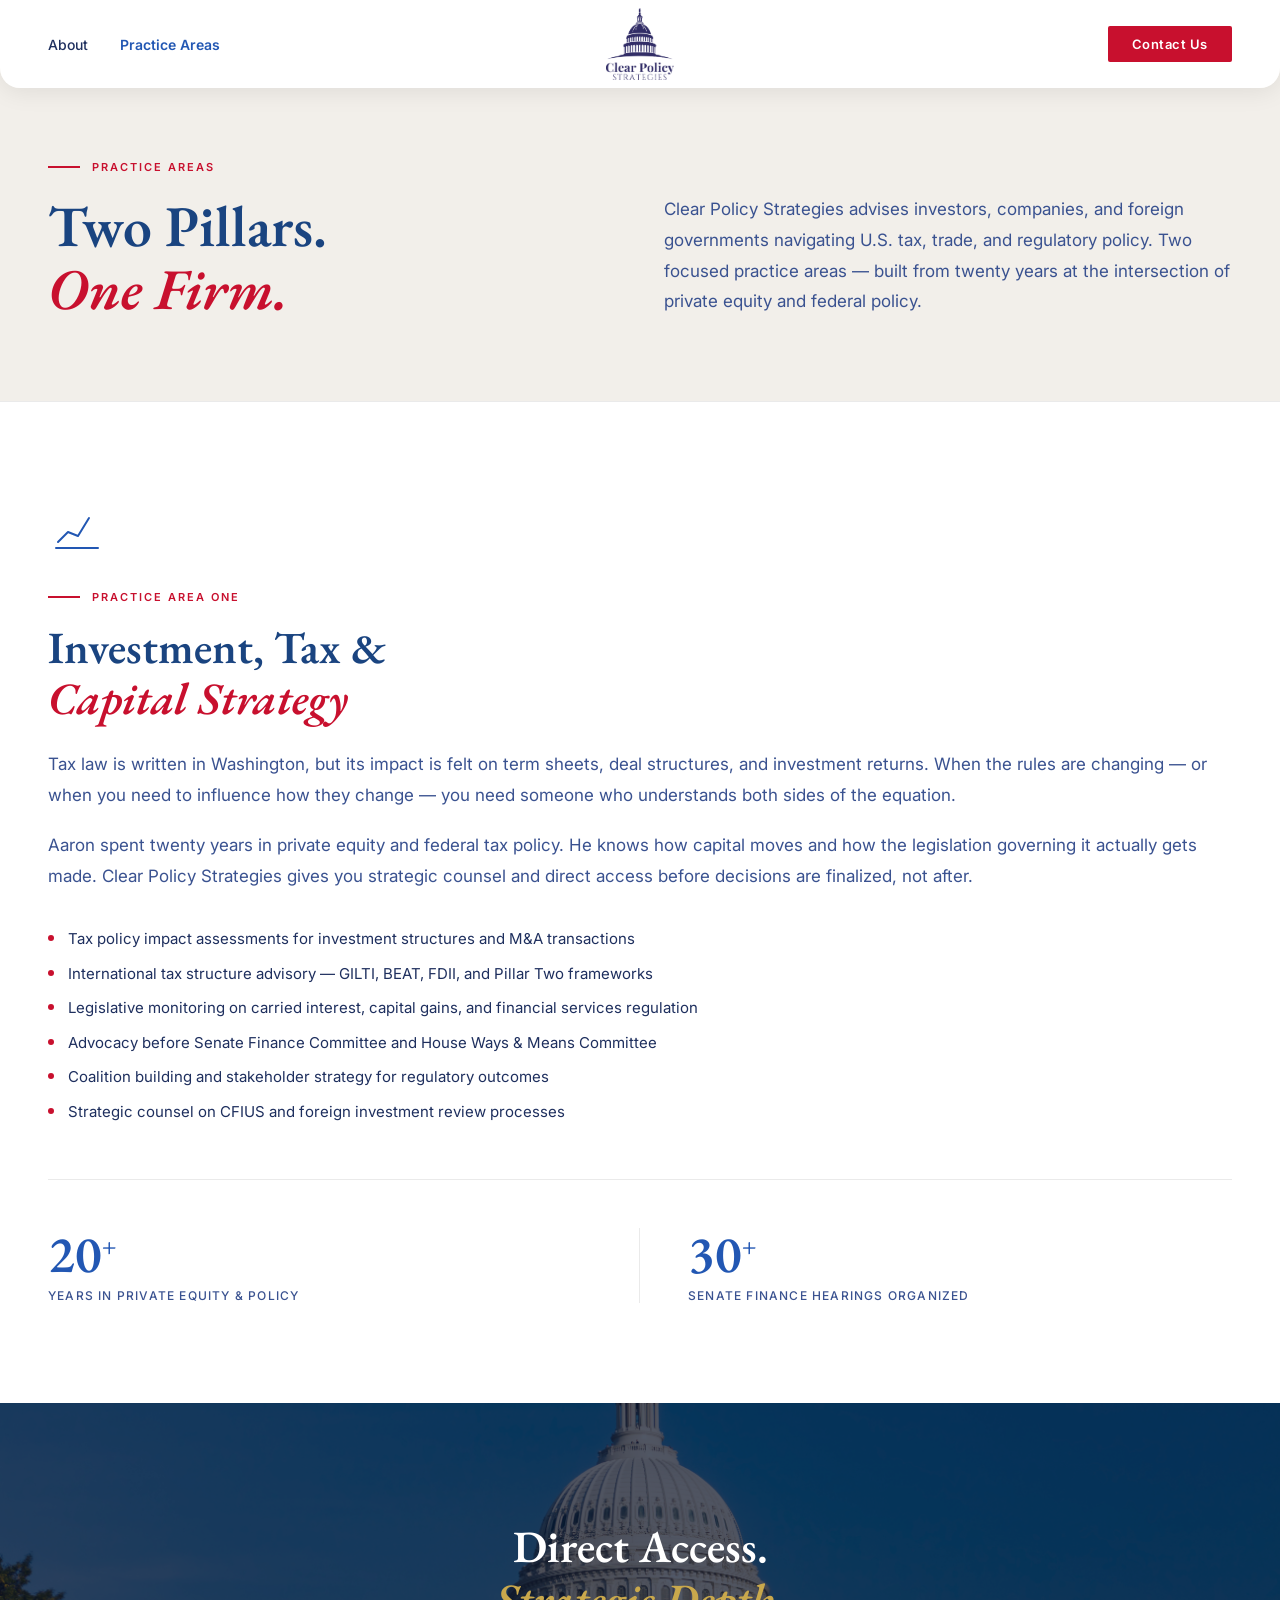
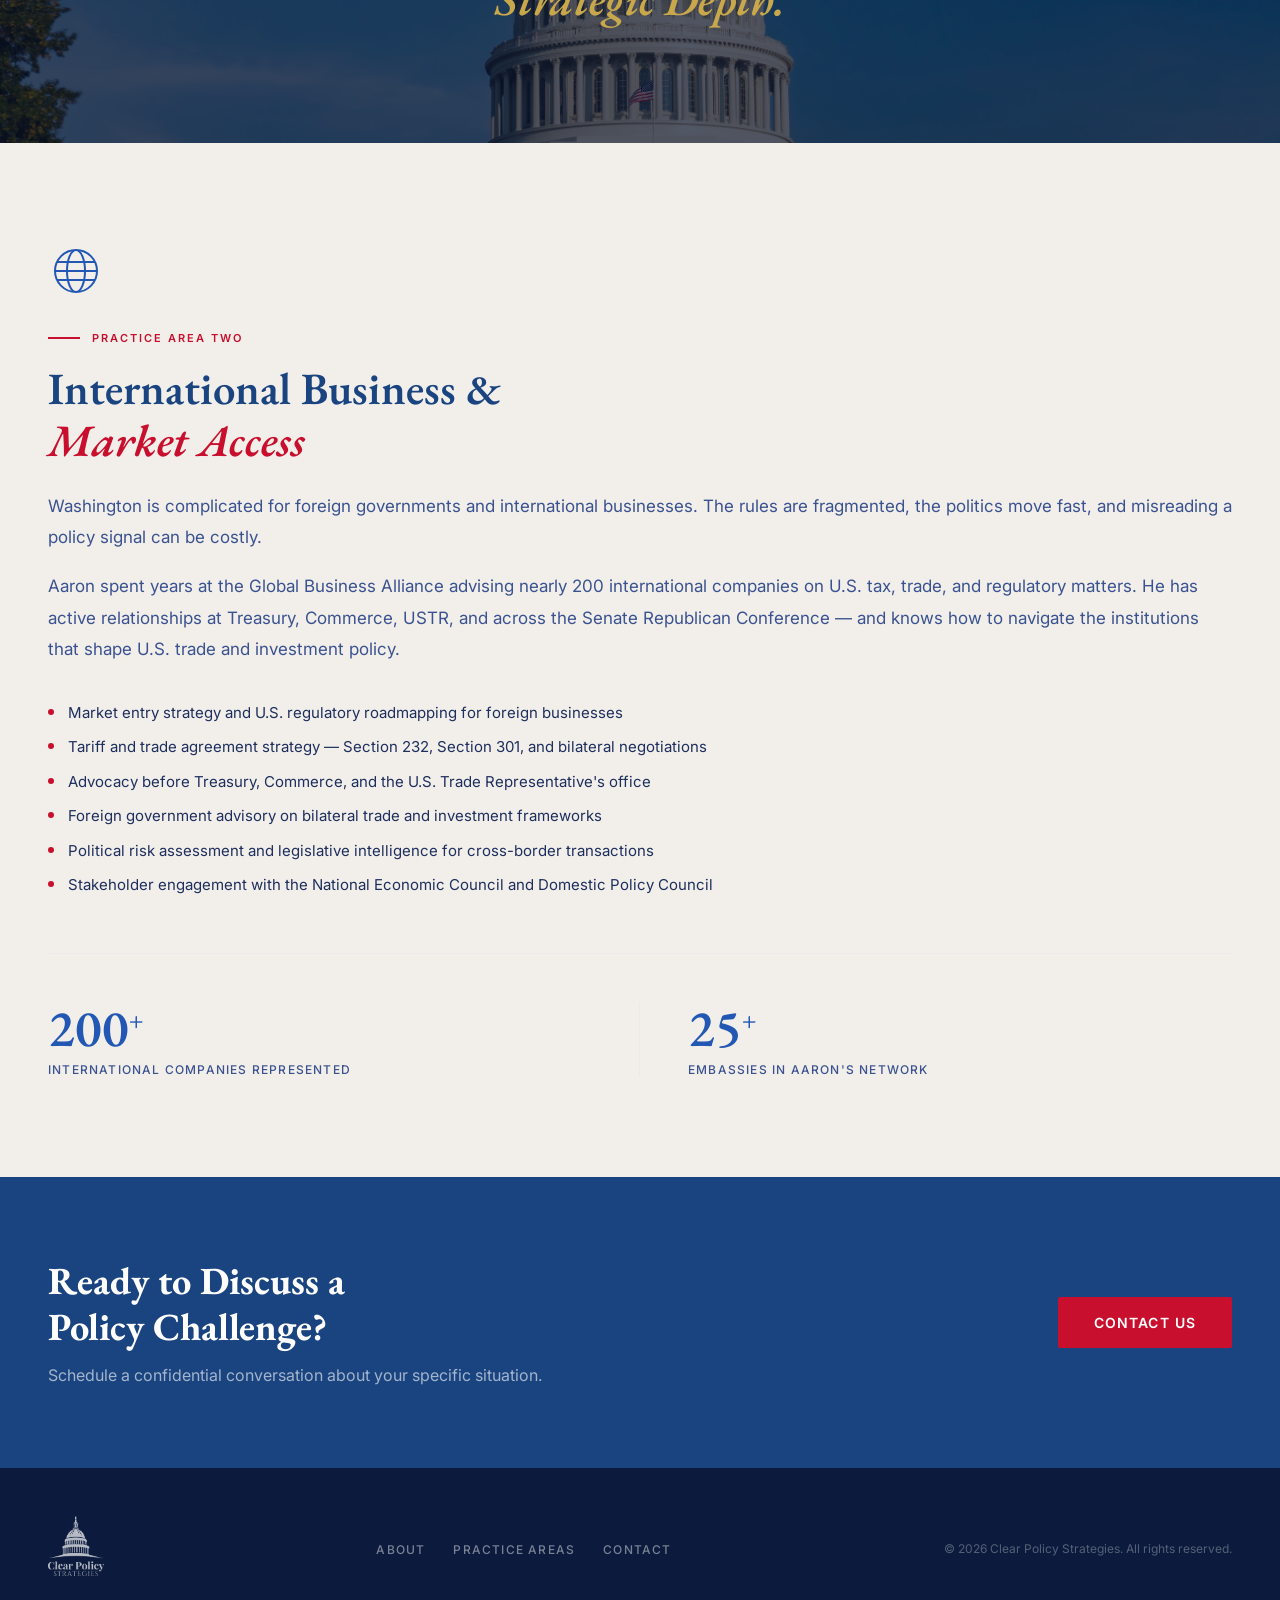
<file: practice-areas.html>
<!DOCTYPE html>
<html lang="en">
<head>
  <meta charset="UTF-8" />
  <meta name="viewport" content="width=device-width, initial-scale=1.0" />
  <title>Practice Areas — Clear Policy Strategies</title>
  <meta name="description" content="Clear Policy Strategies advises investors, companies, and foreign governments on U.S. tax, trade, and regulatory policy. Two practice areas: Investment, Tax & Capital Strategy and International Business & Market Access." />
  <link rel="preconnect" href="https://fonts.googleapis.com" />
  <link rel="preconnect" href="https://fonts.gstatic.com" crossorigin />
  <link href="https://fonts.googleapis.com/css2?family=EB+Garamond:ital,wght@0,400;0,600;0,700;1,400&family=Inter:wght@300;400;500;600&display=swap" rel="stylesheet" />
  <style>
    *, *::before, *::after { box-sizing: border-box; margin: 0; padding: 0; }

    :root {
      --navy: #2257B3;
      --navy-dark: #1A4480;
      --navy-mid: #2B60BF;
      --red: #B8102A;
      --red-bright: #C8102E;
      --gold: #C9A84C;
      --white: #FFFFFF;
      --off-white: #F2EFEA;
      --light-gray: #EAEAEA;
      --text-dark: #1E2F5E;
      --text-mid: #3A5290;
    }

    html { scroll-behavior: smooth; }

    body {
      font-family: 'Inter', sans-serif;
      color: var(--text-dark);
      background: var(--white);
      -webkit-font-smoothing: antialiased;
    }

    /* ── NAV ── */
    nav {
      position: fixed;
      top: 0;
      left: 0;
      right: 0;
      z-index: 100;
      display: grid;
      grid-template-columns: 1fr auto 1fr;
      align-items: center;
      padding: 0 48px;
      height: 88px;
      background: rgba(255, 255, 255, 0.97);
      backdrop-filter: blur(12px);
      border-radius: 0 0 20px 20px;
      box-shadow: 0 4px 24px rgba(0,0,0,0.08);
    }

    .nav-left {
      display: flex;
      align-items: center;
      gap: 32px;
      list-style: none;
    }

    .nav-left a {
      font-size: 14px;
      font-weight: 500;
      color: var(--text-dark);
      text-decoration: none;
      transition: color 0.2s;
    }

    .nav-left a:hover { color: var(--navy); }
    .nav-left a.active { color: var(--navy); font-weight: 600; }

    .nav-logo {
      display: flex;
      align-items: center;
      justify-content: center;
      text-decoration: none;
    }

    .nav-logo img { height: 72px; width: auto; filter: brightness(0) saturate(100%) invert(19%) sepia(65%) saturate(600%) hue-rotate(205deg) brightness(90%); }

    .nav-right {
      display: flex;
      justify-content: flex-end;
      align-items: center;
    }

    .nav-cta {
      background: var(--red-bright);
      color: var(--white) !important;
      padding: 10px 24px;
      border-radius: 2px;
      font-size: 13px;
      font-weight: 600;
      letter-spacing: 0.04em;
      text-decoration: none;
      transition: background 0.2s;
    }

    .nav-cta:hover { background: #a50e26; }


    /* ── PAGE HEADER ── */
    .page-header {
      background: var(--off-white);
      padding: 160px 48px 80px;
      border-bottom: 1px solid var(--light-gray);
    }

    .page-header-inner {
      max-width: 1200px;
      margin: 0 auto;
      display: grid;
      grid-template-columns: 1fr 1fr;
      gap: 48px;
      align-items: end;
    }

    .page-eyebrow {
      display: flex;
      align-items: center;
      gap: 12px;
      margin-bottom: 20px;
    }

    .page-eyebrow-line { width: 32px; height: 2px; background: var(--red-bright); }

    .page-eyebrow span {
      font-size: 11px;
      font-weight: 600;
      letter-spacing: 0.18em;
      text-transform: uppercase;
      color: var(--red-bright);
    }

    .page-header h1 {
      font-family: 'EB Garamond', serif;
      font-size: clamp(40px, 4.5vw, 60px);
      font-weight: 600;
      color: var(--navy-dark);
      line-height: 1.1;
    }

    .page-header h1 em { font-style: italic; color: var(--red-bright); }

    .page-header-intro {
      font-size: 17px;
      line-height: 1.8;
      color: var(--text-mid);
      align-self: end;
      padding-bottom: 4px;
    }

    /* ── SECTION SHARED ── */
    .section-eyebrow {
      display: flex;
      align-items: center;
      gap: 12px;
      margin-bottom: 18px;
    }

    .section-eyebrow-line { width: 32px; height: 2px; background: var(--red-bright); }

    .section-eyebrow span {
      font-size: 11px;
      font-weight: 600;
      letter-spacing: 0.18em;
      text-transform: uppercase;
      color: var(--red-bright);
    }

    .section-title {
      font-family: 'EB Garamond', serif;
      font-size: clamp(32px, 3.5vw, 46px);
      font-weight: 600;
      color: var(--navy-dark);
      line-height: 1.18;
    }

    /* ── BUTTONS ── */
    .btn-primary {
      display: inline-flex;
      align-items: center;
      gap: 8px;
      padding: 15px 32px;
      background: var(--red-bright);
      color: var(--white);
      font-size: 13px;
      font-weight: 600;
      letter-spacing: 0.08em;
      text-transform: uppercase;
      text-decoration: none;
      border-radius: 2px;
      transition: background 0.2s, transform 0.15s;
    }

    .btn-primary:hover { background: #a50e26; transform: translateY(-1px); }

    /* ── PILLAR BREAK ── */
    .pillar-break {
      position: relative;
      height: 340px;
      display: flex;
      align-items: center;
      justify-content: center;
      overflow: hidden;
    }

    .pillar-break-bg {
      position: absolute;
      inset: 0;
      background-image: url('assets/images/Capitol.jpeg');
      background-size: cover;
      background-position: center 35%;
    }

    .pillar-break-overlay {
      position: absolute;
      inset: 0;
      background: rgba(8, 18, 40, 0.70);
    }

    .pillar-break-content {
      position: relative;
      z-index: 2;
      text-align: center;
    }

    .pillar-break-content h3 {
      font-family: 'EB Garamond', serif;
      font-size: clamp(30px, 3.5vw, 46px);
      font-weight: 600;
      color: var(--white);
      line-height: 1.2;
    }

    .pillar-break-content h3 em {
      font-style: italic;
      color: var(--gold);
    }

    /* ── PRACTICE AREA SECTIONS ──*/
    .practice-section {
      padding: 100px 48px;
    }

    #investment { background: var(--white); }
    #international { background: var(--off-white); }

    .practice-section-inner {
      max-width: 1200px;
      margin: 0 auto;
    }

    .practice-section-icon {
      width: 56px;
      height: 56px;
      color: var(--navy);
      margin-bottom: 28px;
    }

    .practice-section h2 {
      font-family: 'EB Garamond', serif;
      font-size: clamp(34px, 3.5vw, 48px);
      font-weight: 600;
      color: var(--navy-dark);
      line-height: 1.15;
      margin-bottom: 24px;
    }

    .practice-section h2 em { font-style: italic; color: var(--red-bright); }

    .practice-section-body {
      font-size: 17px;
      line-height: 1.85;
      color: var(--text-mid);
      margin-bottom: 36px;
    }

    .practice-section-body p + p { margin-top: 18px; }

    .practice-detail-list {
      list-style: none;
      display: flex;
      flex-direction: column;
      gap: 12px;
      margin-bottom: 40px;
    }

    .practice-detail-list li {
      display: flex;
      align-items: flex-start;
      gap: 14px;
      font-size: 15px;
      color: var(--text-dark);
      line-height: 1.5;
    }

    .who-its-for {
      display: inline-flex;
      align-items: center;
      gap: 10px;
      margin-bottom: 28px;
      padding: 8px 16px;
      background: rgba(27, 58, 107, 0.07);
      border-left: 3px solid var(--navy);
      border-radius: 0 2px 2px 0;
      font-size: 13px;
      color: var(--navy-dark);
      font-weight: 500;
    }

    .who-its-for strong {
      font-weight: 700;
      letter-spacing: 0.04em;
    }

    .detail-dot {
      width: 6px;
      height: 6px;
      border-radius: 50%;
      background: var(--red-bright);
      flex-shrink: 0;
      margin-top: 7px;
    }

    /* ── STATS BAR ── */
    .practice-stats-bar {
      display: grid;
      grid-template-columns: repeat(2, 1fr);
      margin-top: 56px;
      padding-top: 48px;
      border-top: 1px solid var(--light-gray);
    }

    .practice-stat-item {
      padding: 0 48px;
      border-right: 1px solid var(--light-gray);
      display: flex;
      flex-direction: column;
      gap: 8px;
    }

    .practice-stat-item:first-child { padding-left: 0; }
    .practice-stat-item:last-child { border-right: none; }

    .stat-number {
      font-family: 'EB Garamond', serif;
      font-size: 52px;
      font-weight: 600;
      color: var(--navy);
      line-height: 1;
    }

    .stat-number sup { font-size: 24px; vertical-align: super; }

    .stat-label {
      font-size: 12px;
      font-weight: 500;
      letter-spacing: 0.1em;
      text-transform: uppercase;
      color: var(--text-mid);
    }

    /* ── AGENCIES SECTION ── */
    .agencies-section {
      background: var(--navy-dark);
      padding: 80px 48px;
      position: relative;
    }

    .agencies-inner {
      max-width: 1200px;
      margin: 0 auto;
    }

    .agencies-inner .section-eyebrow span { color: rgba(255,255,255,0.5); }
    .agencies-inner .section-eyebrow-line { background: var(--gold); }

    .agencies-inner .section-title {
      color: var(--white);
      margin-bottom: 56px;
    }

    .agencies-grid {
      display: grid;
      grid-template-columns: repeat(4, 1fr);
      gap: 2px;
    }

    .agency-card {
      background: rgba(255,255,255,0.04);
      border: 1px solid rgba(255,255,255,0.07);
      padding: 32px 28px;
      transition: background 0.2s;
    }

    .agency-card:hover { background: rgba(255,255,255,0.08); }

    .agency-card h4 {
      font-family: 'EB Garamond', serif;
      font-size: 19px;
      font-weight: 600;
      color: var(--white);
      margin-bottom: 10px;
      line-height: 1.3;
    }

    .agency-card p {
      font-size: 13px;
      line-height: 1.65;
      color: rgba(255,255,255,0.5);
    }

    /* ── CTA BANNER ── */
    .cta-banner {
      background: var(--navy-dark);
      padding: 80px 48px;
      position: relative;
      overflow: hidden;
    }

.cta-banner-inner {
      max-width: 1200px;
      margin: 0 auto;
      display: flex;
      align-items: center;
      justify-content: space-between;
      gap: 48px;
    }

    .cta-text h2 {
      font-family: 'EB Garamond', serif;
      font-size: clamp(28px, 3vw, 42px);
      color: var(--white);
      line-height: 1.2;
      margin-bottom: 14px;
    }

    .cta-text p {
      font-size: 16px;
      color: rgba(255,255,255,0.6);
      line-height: 1.6;
    }

    .cta-actions {
      display: flex;
      flex-direction: column;
      gap: 12px;
      align-items: flex-start;
      flex-shrink: 0;
    }

    .cta-contact-info {
      display: flex;
      align-items: center;
      gap: 10px;
      font-size: 14px;
      color: rgba(255,255,255,0.7);
    }

    /* ── FOOTER ── */
    footer {
      background: #0C1B3D;
      padding: 48px;
    }

    .footer-inner {
      max-width: 1200px;
      margin: 0 auto;
      display: flex;
      align-items: center;
      justify-content: space-between;
      gap: 24px;
    }

    .footer-logo img {
      height: 60px;
      width: auto;
      filter: brightness(0) invert(1);
      opacity: 0.7;
    }

    .footer-nav {
      display: flex;
      gap: 28px;
      list-style: none;
    }

    .footer-nav a {
      font-size: 12px;
      font-weight: 500;
      letter-spacing: 0.1em;
      text-transform: uppercase;
      color: rgba(255,255,255,0.45);
      text-decoration: none;
      transition: color 0.2s;
    }

    .footer-nav a:hover { color: rgba(255,255,255,0.8); }
    .footer-copy { font-size: 12px; color: rgba(255,255,255,0.3); }

    /* ── HAMBURGER / MOBILE NAV ── */
    .nav-hamburger {
      display: none;
      flex-direction: column;
      justify-content: space-between;
      width: 22px;
      height: 16px;
      background: none;
      border: none;
      cursor: pointer;
      padding: 0;
      margin-left: 16px;
    }
    .nav-hamburger span {
      display: block;
      height: 2px;
      width: 100%;
      background: var(--text-dark);
      border-radius: 2px;
      transition: transform 0.25s, opacity 0.2s;
    }
    .nav-hamburger[aria-expanded="true"] span:nth-child(1) { transform: translateY(7px) rotate(45deg); }
    .nav-hamburger[aria-expanded="true"] span:nth-child(2) { opacity: 0; }
    .nav-hamburger[aria-expanded="true"] span:nth-child(3) { transform: translateY(-7px) rotate(-45deg); }

    .nav-mobile-menu {
      display: none;
      position: fixed;
      top: 70px;
      left: 0;
      right: 0;
      background: rgba(255,255,255,0.98);
      backdrop-filter: blur(12px);
      padding: 8px 20px 28px;
      flex-direction: column;
      box-shadow: 0 8px 32px rgba(0,0,0,0.1);
      z-index: 99;
      border-radius: 0 0 20px 20px;
    }
    .nav-mobile-menu.open { display: flex; }
    .nav-mobile-menu a {
      display: block;
      padding: 16px 0;
      font-size: 15px;
      font-weight: 500;
      color: var(--text-dark);
      text-decoration: none;
      border-bottom: 1px solid var(--light-gray);
    }
    .nav-mobile-menu a:last-child { border-bottom: none; }
    .nav-mobile-cta {
      margin-top: 16px;
      padding: 14px 24px !important;
      background: var(--red-bright);
      color: var(--white) !important;
      text-align: center;
      border-radius: 2px;
      font-weight: 600 !important;
      letter-spacing: 0.04em;
      border-bottom: none !important;
    }

    /* ── RESPONSIVE ── */
    @media (max-width: 768px) {
      nav { padding: 0 20px; height: 70px; border-radius: 0 0 14px 14px; grid-template-columns: 1fr auto; }
      .nav-left { display: none; }
      .nav-cta { display: none; }
      .nav-hamburger { display: flex; }
      .nav-logo { grid-column: 1; }
      .nav-right { grid-column: 2; }
      .nav-logo img { height: 56px; }

      .page-header { padding: 110px 20px 60px; }
      .page-header-inner { grid-template-columns: 1fr; gap: 24px; }

      .practice-section { padding: 60px 20px; }
      .practice-stats-bar { grid-template-columns: 1fr; gap: 32px; padding-top: 36px; }
      .practice-stat-item { padding: 0; border-right: none; }

      .agencies-section { padding: 60px 20px; }
      .agencies-grid { grid-template-columns: repeat(2, 1fr); }

      .cta-banner { padding: 60px 20px; }
      .cta-banner-inner { flex-direction: column; align-items: flex-start; gap: 32px; }

      footer { padding: 36px 20px; }
      .footer-inner { flex-direction: column; align-items: center; text-align: center; gap: 20px; }
      .footer-nav { flex-wrap: wrap; justify-content: center; }
    }

  </style>
</head>
<body>

  <!-- NAV -->
  <nav>
    <ul class="nav-left">
      <li><a href="about.html">About</a></li>
      <li><a href="practice-areas.html" class="active">Practice Areas</a></li>
    </ul>
    <a href="index.html" class="nav-logo">
      <img src="assets/images/Logo-nav.png" alt="Clear Policy Strategies" />
    </a>
    <div class="nav-right">
      <a href="contact.html" class="nav-cta">Contact Us</a>
      <button class="nav-hamburger" aria-label="Open navigation" aria-expanded="false">
        <span></span><span></span><span></span>
      </button>
    </div>
  </nav>
  <div class="nav-mobile-menu" id="nav-mobile-menu">
    <a href="about.html">About</a>
    <a href="practice-areas.html">Practice Areas</a>
    <a href="contact.html" class="nav-mobile-cta">Contact Us</a>
  </div>

  <!-- PAGE HEADER -->
  <section class="page-header">
    <div class="page-header-inner">
      <div>
        <div class="page-eyebrow">
          <div class="page-eyebrow-line"></div>
          <span>Practice Areas</span>
        </div>
        <h1>Two Pillars.<br /><em>One Firm.</em></h1>
      </div>
      <p class="page-header-intro">
        Clear Policy Strategies advises investors, companies, and foreign governments navigating U.S. tax, trade, and regulatory policy. Two focused practice areas — built from twenty years at the intersection of private equity and federal policy.
      </p>
    </div>
  </section>

  <!-- INVESTMENT -->
  <section class="practice-section" id="investment">
    <div class="practice-section-inner">
      <svg class="practice-section-icon" viewBox="0 0 56 56" fill="none">
        <path d="M8 46H50" stroke="currentColor" stroke-width="2" stroke-linecap="round"/>
        <path d="M10 40L20 30L30 34L41 16" stroke="currentColor" stroke-width="2" stroke-linecap="round" stroke-linejoin="round"/>
      </svg>

      <div class="section-eyebrow">
        <div class="section-eyebrow-line"></div>
        <span>Practice Area One</span>
      </div>
      <h2>Investment, Tax &amp;<br /><em>Capital Strategy</em></h2>

      <div class="practice-section-body">
        <p>Tax law is written in Washington, but its impact is felt on term sheets, deal structures, and investment returns. When the rules are changing — or when you need to influence how they change — you need someone who understands both sides of the equation.</p>
        <p>Aaron spent twenty years in private equity and federal tax policy. He knows how capital moves and how the legislation governing it actually gets made. Clear Policy Strategies gives you strategic counsel and direct access before decisions are finalized, not after.</p>
      </div>

      <ul class="practice-detail-list">
        <li><span class="detail-dot"></span>Tax policy impact assessments for investment structures and M&amp;A transactions</li>
        <li><span class="detail-dot"></span>International tax structure advisory — GILTI, BEAT, FDII, and Pillar Two frameworks</li>
        <li><span class="detail-dot"></span>Legislative monitoring on carried interest, capital gains, and financial services regulation</li>
        <li><span class="detail-dot"></span>Advocacy before Senate Finance Committee and House Ways &amp; Means Committee</li>
        <li><span class="detail-dot"></span>Coalition building and stakeholder strategy for regulatory outcomes</li>
        <li><span class="detail-dot"></span>Strategic counsel on CFIUS and foreign investment review processes</li>
      </ul>

      <div class="practice-stats-bar">
        <div class="practice-stat-item">
          <div class="stat-number">20<sup>+</sup></div>
          <div class="stat-label">Years in Private Equity &amp; Policy</div>
        </div>
        <div class="practice-stat-item">
          <div class="stat-number">30<sup>+</sup></div>
          <div class="stat-label">Senate Finance Hearings Organized</div>
        </div>
      </div>
    </div>
  </section>

  <!-- PILLAR BREAK -->
  <div class="pillar-break">
    <div class="pillar-break-bg"></div>
    <div class="pillar-break-overlay"></div>
    <div class="pillar-break-content">
      <h3>Direct Access.<br /><em>Strategic Depth.</em></h3>
    </div>
  </div>

  <!-- INTERNATIONAL -->
  <section class="practice-section" id="international">
    <div class="practice-section-inner">
      <svg class="practice-section-icon" viewBox="0 0 56 56" fill="none">
        <defs>
          <clipPath id="clip-globe-lg">
            <circle cx="28" cy="28" r="21"/>
          </clipPath>
        </defs>
        <circle cx="28" cy="28" r="21" stroke="currentColor" stroke-width="2"/>
        <g clip-path="url(#clip-globe-lg)">
          <ellipse cx="28" cy="28" rx="9" ry="21" stroke="currentColor" stroke-width="2"/>
          <path d="M7 28H49M7 19H49M7 37H49" stroke="currentColor" stroke-width="2"/>
        </g>
      </svg>

      <div class="section-eyebrow">
        <div class="section-eyebrow-line"></div>
        <span>Practice Area Two</span>
      </div>
      <h2>International Business &amp;<br /><em>Market Access</em></h2>

      <div class="practice-section-body">
        <p>Washington is complicated for foreign governments and international businesses. The rules are fragmented, the politics move fast, and misreading a policy signal can be costly.</p>
        <p>Aaron spent years at the Global Business Alliance advising nearly 200 international companies on U.S. tax, trade, and regulatory matters. He has active relationships at Treasury, Commerce, USTR, and across the Senate Republican Conference — and knows how to navigate the institutions that shape U.S. trade and investment policy.</p>
      </div>

      <ul class="practice-detail-list">
        <li><span class="detail-dot"></span>Market entry strategy and U.S. regulatory roadmapping for foreign businesses</li>
        <li><span class="detail-dot"></span>Tariff and trade agreement strategy — Section 232, Section 301, and bilateral negotiations</li>
        <li><span class="detail-dot"></span>Advocacy before Treasury, Commerce, and the U.S. Trade Representative's office</li>
        <li><span class="detail-dot"></span>Foreign government advisory on bilateral trade and investment frameworks</li>
        <li><span class="detail-dot"></span>Political risk assessment and legislative intelligence for cross-border transactions</li>
        <li><span class="detail-dot"></span>Stakeholder engagement with the National Economic Council and Domestic Policy Council</li>
      </ul>

      <div class="practice-stats-bar">
        <div class="practice-stat-item">
          <div class="stat-number">200<sup>+</sup></div>
          <div class="stat-label">International Companies Represented</div>
        </div>
        <div class="practice-stat-item">
          <div class="stat-number">25<sup>+</sup></div>
          <div class="stat-label">Embassies in Aaron's Network</div>
        </div>
      </div>
    </div>
  </section>

  <!-- CTA BANNER -->
  <section class="cta-banner">
    <div class="cta-banner-inner">
      <div class="cta-text">
        <h2>Ready to Discuss a<br />Policy Challenge?</h2>
        <p>Schedule a confidential conversation about your specific situation.</p>
      </div>
      <div class="cta-actions">
        <a href="contact.html" class="btn-primary" style="font-size: 14px; padding: 17px 36px;">
          Contact Us
        </a>
      </div>
    </div>
  </section>

  <!-- FOOTER -->
  <footer>
    <div class="footer-inner">
      <div class="footer-logo">
        <img src="assets/images/Logo-traced.png" alt="Clear Policy Strategies" />
      </div>
      <ul class="footer-nav">
        <li><a href="about.html">About</a></li>
        <li><a href="practice-areas.html">Practice Areas</a></li>
        <li><a href="contact.html">Contact</a></li>
      </ul>
      <div class="footer-copy">&copy; 2026 Clear Policy Strategies. All rights reserved.</div>
    </div>
  </footer>

  <script>
    (function () {
      var btn  = document.querySelector('.nav-hamburger');
      var menu = document.getElementById('nav-mobile-menu');
      if (!btn || !menu) return;
      btn.addEventListener('click', function () {
        var open = menu.classList.toggle('open');
        btn.setAttribute('aria-expanded', open);
      });
      menu.querySelectorAll('a').forEach(function (a) {
        a.addEventListener('click', function () {
          menu.classList.remove('open');
          btn.setAttribute('aria-expanded', 'false');
        });
      });
      document.addEventListener('click', function (e) {
        if (!menu.contains(e.target) && !btn.contains(e.target)) {
          menu.classList.remove('open');
          btn.setAttribute('aria-expanded', 'false');
        }
      });
    })();
  </script>
</body>
</html>
</file>
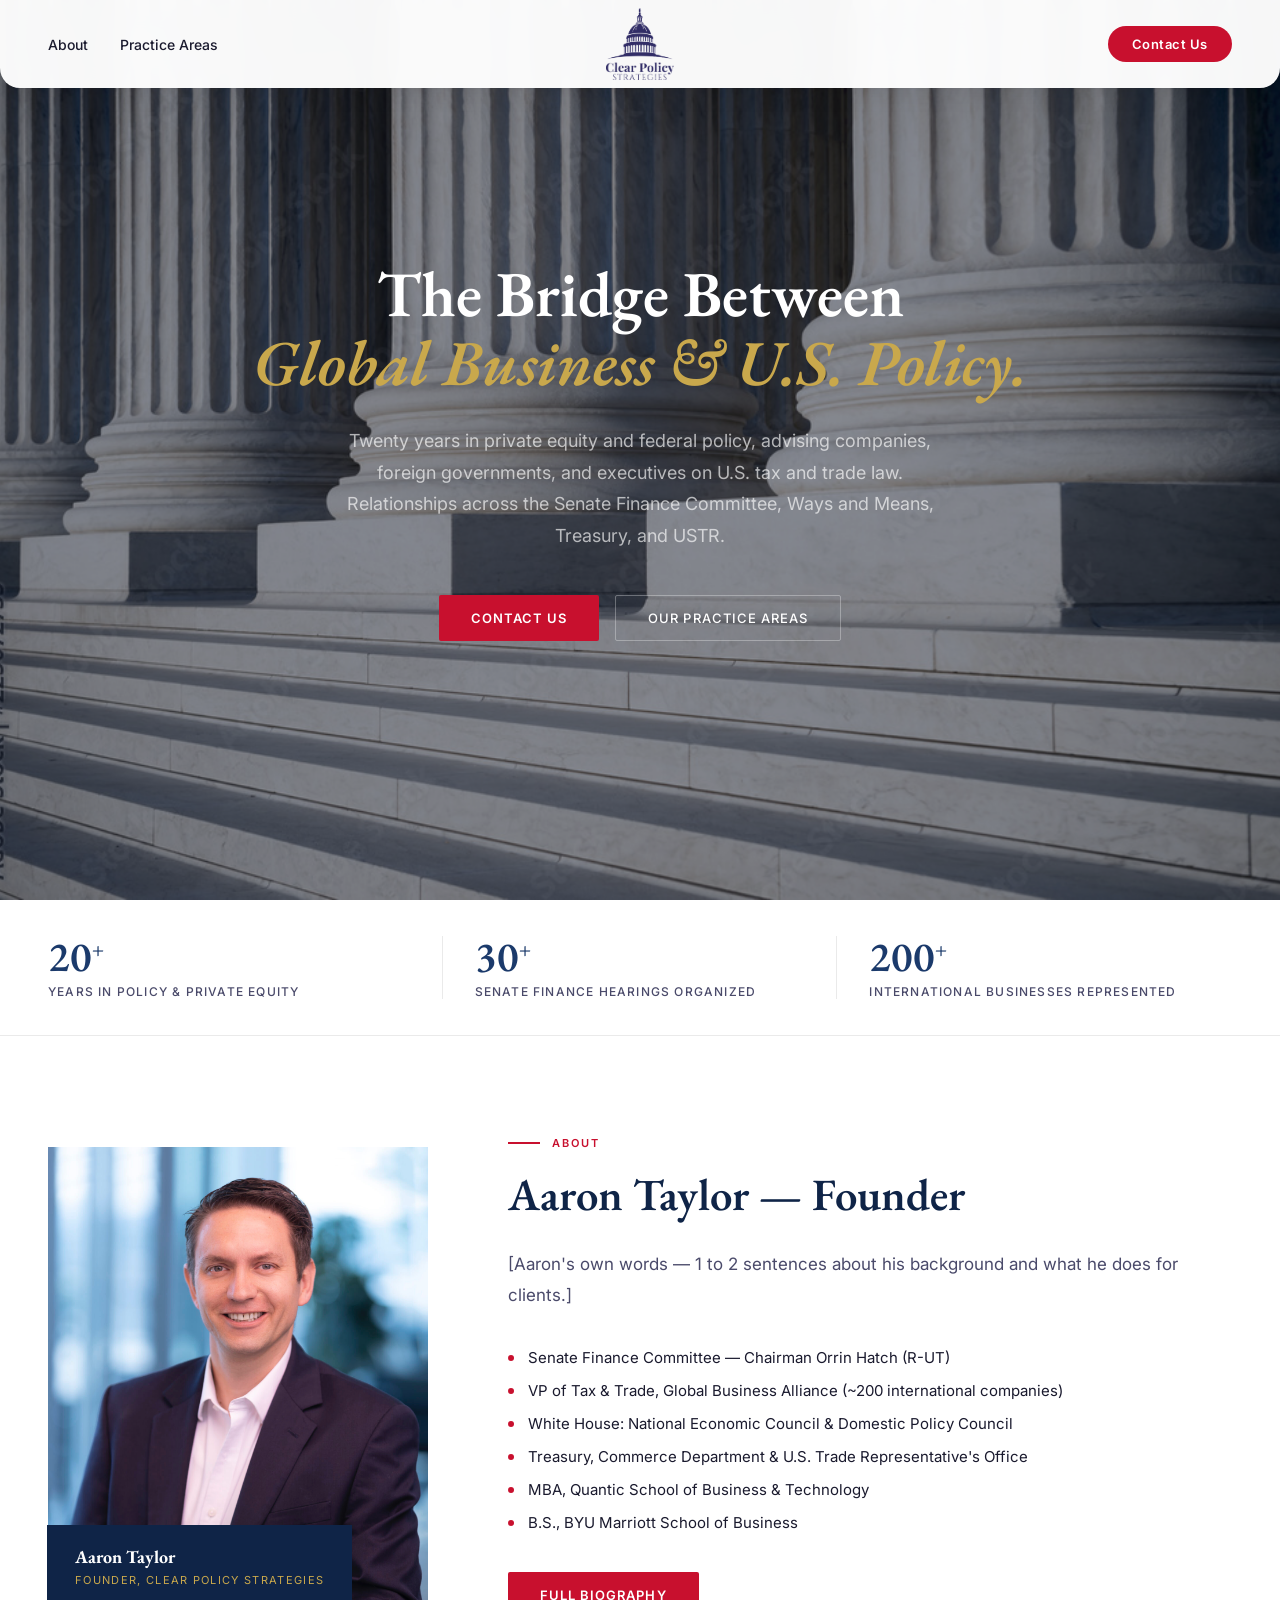
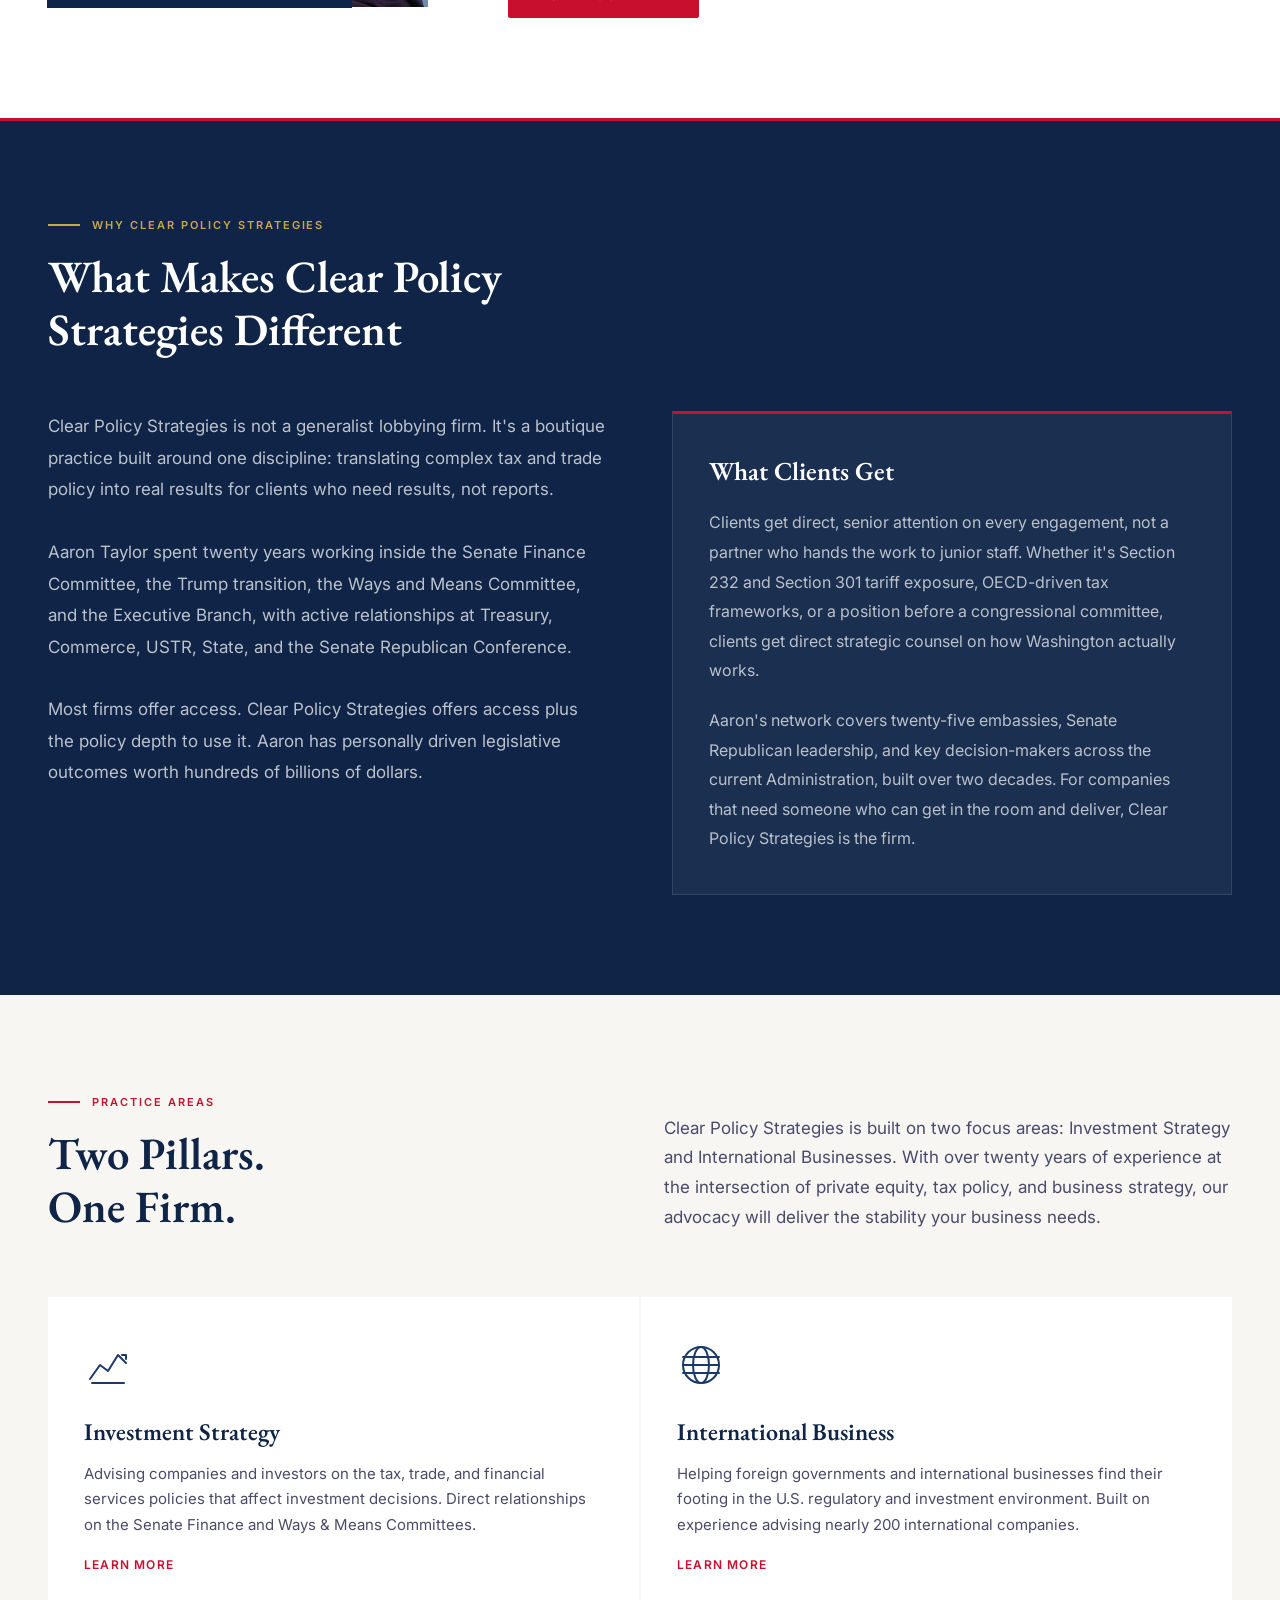
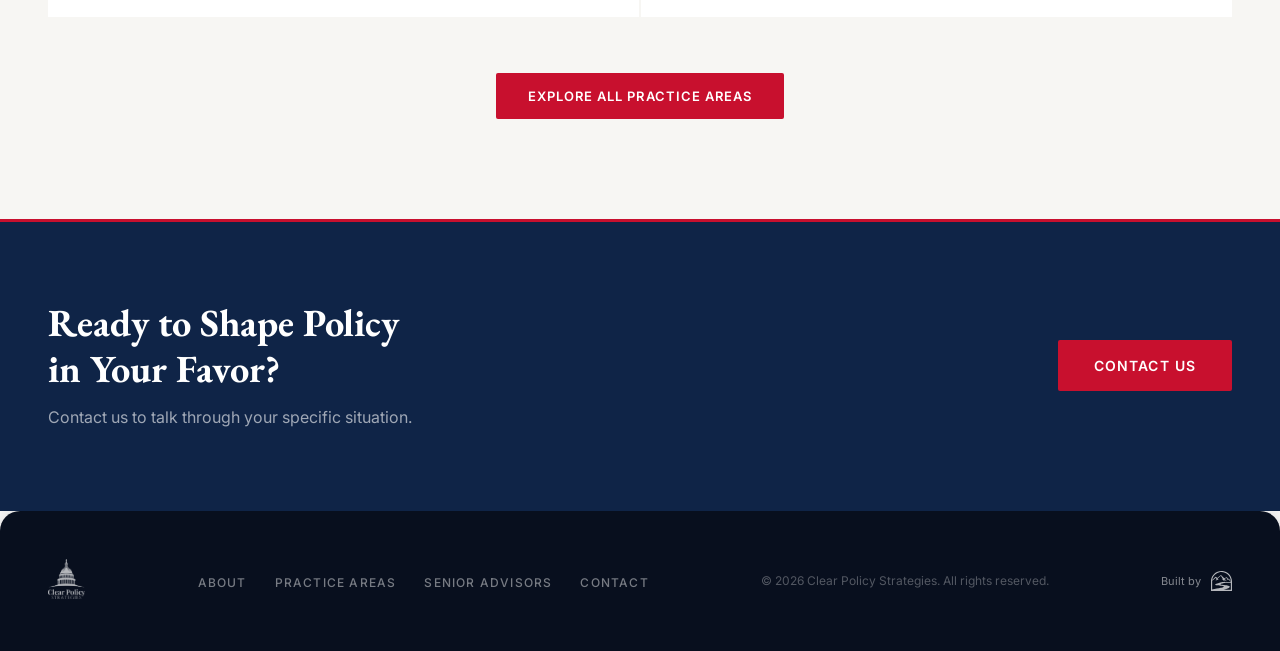
<file: proposal-a.html>
<!DOCTYPE html>
<html lang="en">
<head>
  <meta charset="UTF-8" />
  <meta name="viewport" content="width=device-width, initial-scale=1.0" />
  <title>Clear Policy Strategies</title>
  <link rel="preconnect" href="https://fonts.googleapis.com" />
  <link rel="preconnect" href="https://fonts.gstatic.com" crossorigin />
  <link href="https://fonts.googleapis.com/css2?family=EB+Garamond:ital,wght@0,400;0,600;0,700;1,400&family=Inter:wght@300;400;500;600&display=swap" rel="stylesheet" />
  <style>
    *, *::before, *::after { box-sizing: border-box; margin: 0; padding: 0; }

    :root {
      --navy: #1B3A6B;
      --navy-dark: #0F2447;
      --navy-mid: #243F75;
      --red: #B8102A;
      --red-bright: #C8102E;
      --gold: #C9A84C;
      --white: #FFFFFF;
      --off-white: #F7F6F3;
      --light-gray: #EAEAEA;
      --text-dark: #1A1A2E;
      --text-mid: #4A4A6A;
    }

    html { scroll-behavior: smooth; }

    body {
      font-family: 'Inter', sans-serif;
      color: var(--text-dark);
      background: var(--white);
      -webkit-font-smoothing: antialiased;
    }

    /* ── NAV ── */
    nav {
      position: fixed;
      top: 0;
      left: 0;
      right: 0;
      z-index: 100;
      display: grid;
      grid-template-columns: 1fr auto 1fr;
      align-items: center;
      padding: 0 48px;
      height: 88px;
      background: rgba(255, 255, 255, 0.97);
      backdrop-filter: blur(12px);
      border-radius: 0 0 20px 20px;
      box-shadow: 0 4px 24px rgba(0,0,0,0.08);
    }

    .nav-left {
      display: flex;
      align-items: center;
      gap: 32px;
      list-style: none;
    }

    .nav-left a {
      font-size: 14px;
      font-weight: 500;
      color: var(--text-dark);
      text-decoration: none;
      transition: color 0.2s;
    }

    .nav-left a:hover { color: var(--navy); }

    .nav-logo {
      display: flex;
      align-items: center;
      justify-content: center;
      text-decoration: none;
    }

    .nav-logo img {
      height: 72px;
      width: auto;
      filter: brightness(0) saturate(100%) invert(19%) sepia(65%) saturate(600%) hue-rotate(205deg) brightness(90%);
    }

    .nav-right {
      display: flex;
      justify-content: flex-end;
      align-items: center;
    }

    .nav-cta {
      background: var(--red-bright);
      color: var(--white) !important;
      padding: 10px 24px;
      border-radius: 999px;
      font-size: 13px;
      font-weight: 600;
      letter-spacing: 0.04em;
      text-decoration: none;
      transition: background 0.2s;
    }

    .nav-cta:hover { background: #a50e26; }


    /* ── HERO ── */
    .hero {
      position: relative;
      min-height: 100vh;
      display: flex;
      align-items: center;
      background: var(--navy-dark);
      overflow: hidden;
    }

    .hero-bg-pattern {
      position: absolute;
      inset: 0;
      background-image: url('Columns.jpg');
      background-size: cover;
      background-position: center 30%;
      background-repeat: no-repeat;
    }

    .hero-lines {
      position: absolute;
      inset: 0;
      background:
        rgba(10,20,45,0.48);
    }

    .hero-inner {
      position: relative;
      z-index: 3;
      width: 100%;
      max-width: 900px;
      margin: 0 auto;
      padding: 120px 48px;
      text-align: center;
      display: flex;
      flex-direction: column;
      align-items: center;
    }

    .hero-copy {
      display: flex;
      flex-direction: column;
      align-items: center;
    }

    .hero-eyebrow {
      display: flex;
      align-items: center;
      justify-content: center;
      gap: 12px;
      margin-bottom: 28px;
    }

    .hero-eyebrow-line {
      width: 40px;
      height: 2px;
      background: var(--red-bright);
    }

    .hero-eyebrow span {
      font-size: 11px;
      font-weight: 500;
      letter-spacing: 0.18em;
      text-transform: uppercase;
      color: rgba(255,255,255,0.55);
    }

    .hero h1 {
      font-family: 'EB Garamond', Georgia, serif;
      font-size: clamp(44px, 5vw, 68px);
      font-weight: 600;
      line-height: 1.08;
      color: var(--white);
      margin-bottom: 28px;
    }

    .hero h1 em {
      font-style: italic;
      color: var(--gold);
    }

    .hero-description {
      font-size: 18px;
      line-height: 1.75;
      color: rgba(255,255,255,0.65);
      margin-bottom: 44px;
      max-width: 620px;
      text-align: center;
    }

    .hero-buttons {
      display: flex;
      gap: 16px;
      flex-wrap: wrap;
      justify-content: center;
    }

    .btn-primary {
      display: inline-flex;
      align-items: center;
      gap: 8px;
      padding: 15px 32px;
      background: var(--red-bright);
      color: var(--white);
      font-size: 13px;
      font-weight: 600;
      letter-spacing: 0.08em;
      text-transform: uppercase;
      text-decoration: none;
      border-radius: 2px;
      transition: background 0.2s, transform 0.15s;
    }

    .btn-primary:hover { background: #a50e26; transform: translateY(-1px); }

    .btn-secondary {
      display: inline-flex;
      align-items: center;
      gap: 8px;
      padding: 14px 32px;
      background: transparent;
      color: var(--white);
      font-size: 13px;
      font-weight: 500;
      letter-spacing: 0.08em;
      text-transform: uppercase;
      text-decoration: none;
      border: 1px solid rgba(255,255,255,0.3);
      border-radius: 2px;
      transition: border-color 0.2s, background 0.2s;
    }

    .btn-secondary:hover {
      border-color: rgba(255,255,255,0.7);
      background: rgba(255,255,255,0.06);
    }

    /* ── CREDENTIALS BAR ── */
    .credentials-bar {
      background: var(--white);
      border-bottom: 1px solid var(--light-gray);
      padding: 36px 48px;
    }

    .credentials-bar-inner {
      max-width: 1200px;
      margin: 0 auto;
      display: grid;
      grid-template-columns: repeat(3, 1fr);
      gap: 0;
    }

    .cred-item {
      padding: 0 32px;
      border-right: 1px solid var(--light-gray);
      display: flex;
      flex-direction: column;
      gap: 6px;
    }

    .cred-item:first-child { padding-left: 0; }
    .cred-item:last-child { border-right: none; }

    .cred-number {
      font-family: 'EB Garamond', serif;
      font-size: 42px;
      font-weight: 600;
      color: var(--navy);
      line-height: 1;
    }

    .cred-number sup {
      font-size: 20px;
      vertical-align: super;
    }

    .cred-label {
      font-size: 12px;
      font-weight: 500;
      letter-spacing: 0.1em;
      text-transform: uppercase;
      color: var(--text-mid);
    }

    /* ── SECTION HEADER ── */
    .section-eyebrow {
      display: flex;
      align-items: center;
      gap: 12px;
      margin-bottom: 18px;
    }

    .section-eyebrow-line {
      width: 32px;
      height: 2px;
      background: var(--red-bright);
    }

    .section-eyebrow span {
      font-size: 11px;
      font-weight: 600;
      letter-spacing: 0.18em;
      text-transform: uppercase;
      color: var(--red-bright);
    }

    .section-title {
      font-family: 'EB Garamond', serif;
      font-size: clamp(32px, 3.5vw, 46px);
      font-weight: 600;
      color: var(--navy-dark);
      line-height: 1.18;
    }

    /* ── PRACTICE AREAS ── */
    .practice-areas {
      background: var(--off-white);
      padding: 100px 48px;
    }

    .practice-areas-inner {
      max-width: 1200px;
      margin: 0 auto;
    }

    .practice-header {
      display: grid;
      grid-template-columns: 1fr 1fr;
      gap: 48px;
      align-items: end;
      margin-bottom: 64px;
    }

    .practice-intro {
      font-size: 17px;
      line-height: 1.75;
      color: var(--text-mid);
    }

    .practice-grid {
      display: grid;
      grid-template-columns: repeat(2, 1fr);
      gap: 2px;
    }

    .practice-card {
      background: var(--white);
      padding: 44px 36px;
      position: relative;
      overflow: hidden;
      transition: box-shadow 0.3s;
    }

    .practice-card::after {
      content: '';
      position: absolute;
      bottom: 0;
      left: 0;
      width: 0;
      height: 3px;
      background: var(--red-bright);
      transition: width 0.35s ease;
    }

    .practice-card:hover::after { width: 100%; }
    .practice-card:hover { box-shadow: 0 8px 32px rgba(27,58,107,0.12); z-index: 1; }

    .practice-icon {
      width: 48px;
      height: 48px;
      margin-bottom: 24px;
      color: var(--navy);
    }

    .practice-card h3 {
      font-family: 'EB Garamond', serif;
      font-size: 24px;
      font-weight: 600;
      color: var(--navy-dark);
      margin-bottom: 14px;
      line-height: 1.25;
    }

    .practice-card p {
      font-size: 15px;
      line-height: 1.7;
      color: var(--text-mid);
    }

    .practice-card-link {
      display: inline-flex;
      align-items: center;
      gap: 6px;
      margin-top: 20px;
      font-size: 12px;
      font-weight: 600;
      letter-spacing: 0.1em;
      text-transform: uppercase;
      color: var(--red-bright);
      text-decoration: none;
      transition: gap 0.2s;
    }

    .practice-card-link:hover { gap: 10px; }

    .practice-cta-row {
      margin-top: 56px;
      text-align: center;
    }

    /* ── ABOUT PREVIEW ── */
    .about-section {
      background: var(--white);
      padding: 100px 48px;
    }

    .about-inner {
      max-width: 1200px;
      margin: 0 auto;
      display: grid;
      grid-template-columns: 380px 1fr;
      gap: 80px;
      align-items: center;
    }

    .about-photo {
      position: relative;
    }

    .about-photo img {
      width: 100%;
      height: 460px;
      object-fit: cover;
      object-position: center top;
      display: block;
    }

    .about-photo-tag {
      position: absolute;
      bottom: -1px;
      left: -1px;
      background: var(--navy-dark);
      padding: 20px 28px;
    }

    .about-photo-tag strong {
      display: block;
      font-family: 'EB Garamond', serif;
      font-size: 18px;
      color: var(--white);
    }

    .about-photo-tag span {
      font-size: 11px;
      letter-spacing: 0.12em;
      text-transform: uppercase;
      color: var(--gold);
    }

    .about-photo::before {
      content: '';
      position: absolute;
      top: -12px;
      left: -12px;
      right: 12px;
      bottom: 12px;
      border: 1px solid rgba(27,58,107,0.15);
      pointer-events: none;
      z-index: -1;
    }

    .about-body {
      font-size: 17px;
      line-height: 1.85;
      color: var(--text-mid);
      margin-bottom: 36px;
    }

    .credentials-list {
      list-style: none;
      display: flex;
      flex-direction: column;
      gap: 14px;
      margin-bottom: 40px;
    }

    .credentials-list li {
      display: flex;
      align-items: flex-start;
      gap: 14px;
      font-size: 15px;
      color: var(--text-dark);
    }

    .cred-dot {
      width: 6px;
      height: 6px;
      border-radius: 50%;
      background: var(--red-bright);
      flex-shrink: 0;
      margin-top: 7px;
    }

    /* ── CONTACT CTA BANNER ── */
    .cta-banner {
      background: var(--navy-dark);
      padding: 80px 48px;
      position: relative;
      overflow: hidden;
    }

    .cta-banner::before {
      content: '';
      position: absolute;
      top: 0; left: 0; right: 0;
      height: 3px;
      background: var(--red-bright);
    }

    .cta-banner-inner {
      max-width: 1200px;
      margin: 0 auto;
      display: flex;
      align-items: center;
      justify-content: space-between;
      gap: 48px;
    }

    .cta-text h2 {
      font-family: 'EB Garamond', serif;
      font-size: clamp(28px, 3vw, 42px);
      color: var(--white);
      line-height: 1.2;
      margin-bottom: 14px;
    }

    .cta-text p {
      font-size: 16px;
      color: rgba(255,255,255,0.6);
      line-height: 1.6;
    }

    .cta-actions {
      display: flex;
      flex-direction: column;
      gap: 12px;
      align-items: flex-start;
      flex-shrink: 0;
    }

    .cta-contact-info {
      display: flex;
      align-items: center;
      gap: 10px;
      font-size: 14px;
      color: rgba(255,255,255,0.7);
    }

    .cta-contact-info strong {
      color: var(--white);
    }

    /* ── FOOTER ── */
    footer {
      background: #080F1E;
      padding: 48px;
      border-radius: 20px 20px 0 0;
      box-shadow: 0 -4px 24px rgba(0,0,0,0.18);
    }

    .footer-inner {
      max-width: 1200px;
      margin: 0 auto;
      display: flex;
      align-items: center;
      justify-content: space-between;
      gap: 24px;
    }

    .footer-logo img {
      height: 40px;
      filter: brightness(0) invert(1);
      opacity: 0.7;
    }

    .footer-nav {
      display: flex;
      gap: 28px;
      list-style: none;
    }

    .footer-nav a {
      font-size: 12px;
      font-weight: 500;
      letter-spacing: 0.1em;
      text-transform: uppercase;
      color: rgba(255,255,255,0.45);
      text-decoration: none;
      transition: color 0.2s;
    }

    .footer-nav a:hover { color: rgba(255,255,255,0.8); }

    .footer-copy {
      font-size: 12px;
      color: rgba(255,255,255,0.3);
    }

    .footer-credit {
      display: flex;
      align-items: center;
      gap: 10px;
      font-size: 11px;
      color: rgba(255,255,255,0.5);
      text-decoration: none;
      transition: color 0.2s;
      cursor: pointer;
    }

    .footer-credit:hover {
      color: rgba(255,255,255,0.8);
    }

    .footer-credit img {
      height: 20px;
      width: auto;
      filter: brightness(0) invert(1);
      opacity: 0.7;
    }

    /* ── DIFFERENTIATOR ── */
    .differentiator {
      background: var(--navy-dark);
      padding: 100px 48px;
      position: relative;
      overflow: hidden;
    }

    .differentiator::before {
      content: '';
      position: absolute;
      top: 0; left: 0; right: 0;
      height: 3px;
      background: var(--red-bright);
    }

    .differentiator-inner {
      max-width: 1200px;
      margin: 0 auto;
    }

    .differentiator-inner .section-eyebrow span {
      color: var(--gold);
    }

    .differentiator-inner .section-eyebrow-line {
      background: var(--gold);
    }

    .differentiator-inner .section-title {
      color: var(--white);
      margin-bottom: 56px;
    }

    .diff-grid {
      display: grid;
      grid-template-columns: 1fr 1fr;
      gap: 64px;
      align-items: start;
    }

    .diff-body {
      font-size: 17px;
      line-height: 1.85;
      color: rgba(255,255,255,0.72);
    }

    .diff-clients {
      background: rgba(255,255,255,0.05);
      border: 1px solid rgba(255,255,255,0.1);
      border-top: 3px solid var(--red-bright);
      padding: 40px 36px;
    }

    .diff-clients h3 {
      font-family: 'EB Garamond', serif;
      font-size: 26px;
      font-weight: 600;
      color: var(--white);
      margin-bottom: 20px;
    }

    .diff-clients p {
      font-size: 16px;
      line-height: 1.85;
      color: rgba(255,255,255,0.7);
    }

    /* ── TESTIMONIAL ── */
    .testimonial-section {
      background: var(--off-white);
      padding: 100px 48px;
    }

    .testimonial-inner {
      max-width: 1200px;
      margin: 0 auto;
    }

    .testimonial-header {
      text-align: center;
      margin-bottom: 64px;
    }

    .testimonial-header .section-eyebrow {
      justify-content: center;
    }

    .testimonial-grid {
      display: grid;
      grid-template-columns: repeat(3, 1fr);
      gap: 2px;
    }

    .testimonial-card {
      background: var(--white);
      padding: 44px 36px;
      position: relative;
    }

    .testimonial-card::before {
      content: '\201C';
      position: absolute;
      top: 24px;
      right: 32px;
      font-family: 'EB Garamond', serif;
      font-size: 96px;
      line-height: 1;
      color: var(--light-gray);
      pointer-events: none;
    }

    .testimonial-card blockquote {
      font-family: 'EB Garamond', serif;
      font-size: 20px;
      font-style: italic;
      line-height: 1.65;
      color: var(--navy-dark);
      margin-bottom: 28px;
    }

    .testimonial-card blockquote strong {
      font-style: normal;
      color: var(--red-bright);
    }

    .testimonial-attribution {
      border-top: 1px solid var(--light-gray);
      padding-top: 20px;
    }

    .testimonial-attribution strong {
      display: block;
      font-size: 14px;
      font-weight: 600;
      color: var(--navy-dark);
      margin-bottom: 2px;
    }

    .testimonial-attribution span {
      font-size: 12px;
      letter-spacing: 0.08em;
      text-transform: uppercase;
      color: var(--text-mid);
    }

    /* ── SENIOR ADVISORS ── */
    .advisors-section {
      background: var(--white);
      padding: 100px 48px;
    }

    .advisors-inner {
      max-width: 1200px;
      margin: 0 auto;
    }

    .advisors-header {
      display: grid;
      grid-template-columns: 1fr 1fr;
      gap: 48px;
      align-items: end;
      margin-bottom: 64px;
    }

    .advisors-intro {
      font-size: 17px;
      line-height: 1.75;
      color: var(--text-mid);
    }

    .advisors-grid {
      display: grid;
      grid-template-columns: repeat(4, 1fr);
      gap: 2px;
    }

    .advisor-card {
      background: var(--off-white);
      padding: 36px 28px;
      transition: box-shadow 0.3s;
      position: relative;
      overflow: hidden;
    }

    .advisor-card::after {
      content: '';
      position: absolute;
      bottom: 0; left: 0;
      width: 0; height: 3px;
      background: var(--red-bright);
      transition: width 0.35s ease;
    }

    .advisor-card:hover::after { width: 100%; }
    .advisor-card:hover { box-shadow: 0 8px 32px rgba(27,58,107,0.1); z-index: 1; }

    .advisor-photo {
      width: 80px;
      height: 80px;
      border-radius: 50%;
      background: var(--light-gray);
      margin-bottom: 20px;
      overflow: hidden;
      display: flex;
      align-items: center;
      justify-content: center;
      color: var(--text-mid);
      font-size: 28px;
      font-family: 'EB Garamond', serif;
    }

    .advisor-photo img {
      width: 100%;
      height: 100%;
      object-fit: cover;
    }

    .advisor-name {
      font-family: 'EB Garamond', serif;
      font-size: 20px;
      font-weight: 600;
      color: var(--navy-dark);
      margin-bottom: 4px;
    }

    .advisor-title {
      font-size: 11px;
      font-weight: 600;
      letter-spacing: 0.1em;
      text-transform: uppercase;
      color: var(--red-bright);
      margin-bottom: 16px;
    }

    .advisor-bio {
      font-size: 14px;
      line-height: 1.7;
      color: var(--text-mid);
    }
  </style>
</head>
<body>

  <!-- NAV -->
  <nav>
    <ul class="nav-left">
      <li><a href="#about">About</a></li>
      <li><a href="practice-areas.html">Practice Areas</a></li>
    </ul>
    <a href="index.html" class="nav-logo">
      <img src="Logo-nav.png" alt="Clear Policy Strategies" />
    </a>
    <div class="nav-right">
      <a href="contact.html" class="nav-cta">Contact Us</a>
    </div>
  </nav>

  <!-- HERO -->
  <section class="hero">
    <div class="hero-bg-pattern"></div>
    <div class="hero-lines"></div>

    <div class="hero-inner">
      <div class="hero-copy">
        <h1>The Bridge Between<br /><em>Global Business &amp; U.S. Policy.</em></h1>
        <p class="hero-description">
          Twenty years in private equity and federal policy, advising companies, foreign governments, and executives on U.S. tax and trade law. Relationships across the Senate Finance Committee, Ways and Means, Treasury, and USTR.
        </p>
        <div class="hero-buttons">
          <a href="#contact" class="btn-primary">
            Contact Us
          </a>
          <a href="practice-areas.html" class="btn-secondary">Our Practice Areas</a>
        </div>
      </div>
    </div>
  </section>

  <!-- CREDENTIALS BAR -->
  <div class="credentials-bar">
    <div class="credentials-bar-inner">
      <div class="cred-item">
        <div class="cred-number">20<sup>+</sup></div>
        <div class="cred-label">Years in Policy &amp; Private Equity</div>
      </div>
      <div class="cred-item">
        <div class="cred-number">30<sup>+</sup></div>
        <div class="cred-label">Senate Finance Hearings Organized</div>
      </div>
      <div class="cred-item">
        <div class="cred-number">200<sup>+</sup></div>
        <div class="cred-label">International Businesses Represented</div>
      </div>
    </div>
  </div>

  <!-- ABOUT -->
  <section class="about-section" id="about">
    <div class="about-inner">
      <div class="about-photo">
        <img src="Headshot2.jpeg" alt="Aaron Taylor" />
        <div class="about-photo-tag">
          <strong>Aaron Taylor</strong>
          <span>Founder, Clear Policy Strategies</span>
        </div>
      </div>

      <div class="about-content">
        <div class="section-eyebrow">
          <div class="section-eyebrow-line"></div>
          <span>About</span>
        </div>
        <h2 class="section-title" style="margin-bottom: 28px;">Aaron Taylor — Founder</h2>

        <div class="about-body">
          <p>[Aaron's own words — 1 to 2 sentences about his background and what he does for clients.]</p>
        </div>

        <ul class="credentials-list">
          <li><span class="cred-dot"></span>Senate Finance Committee — Chairman Orrin Hatch (R-UT)</li>
          <li><span class="cred-dot"></span>VP of Tax &amp; Trade, Global Business Alliance (~200 international companies)</li>
          <li><span class="cred-dot"></span>White House: National Economic Council &amp; Domestic Policy Council</li>
          <li><span class="cred-dot"></span>Treasury, Commerce Department &amp; U.S. Trade Representative's Office</li>
          <li><span class="cred-dot"></span>MBA, Quantic School of Business &amp; Technology</li>
          <li><span class="cred-dot"></span>B.S., BYU Marriott School of Business</li>
        </ul>

        <a href="about.html" class="btn-primary">
          Full Biography
        </a>
      </div>
    </div>
  </section>

  <!-- WHAT MAKES CPS DIFFERENT -->
  <section class="differentiator" id="difference">
    <div class="differentiator-inner">
      <div class="section-eyebrow">
        <div class="section-eyebrow-line"></div>
        <span>Why Clear Policy Strategies</span>
      </div>
      <h2 class="section-title">What Makes Clear Policy<br />Strategies Different</h2>

      <div class="diff-grid">
        <div class="diff-body">
          <p>Clear Policy Strategies is not a generalist lobbying firm. It's a boutique practice built around one discipline: translating complex tax and trade policy into real results for clients who need results, not reports.</p>
          <br />
          <p>Aaron Taylor spent twenty years working inside the Senate Finance Committee, the Trump transition, the Ways and Means Committee, and the Executive Branch, with active relationships at Treasury, Commerce, USTR, State, and the Senate Republican Conference.</p>
          <br />
          <p>Most firms offer access. Clear Policy Strategies offers access plus the policy depth to use it. Aaron has personally driven legislative outcomes worth hundreds of billions of dollars.</p>
        </div>

        <div class="diff-clients">
          <h3>What Clients Get</h3>
          <p>Clients get direct, senior attention on every engagement, not a partner who hands the work to junior staff. Whether it's Section 232 and Section 301 tariff exposure, OECD-driven tax frameworks, or a position before a congressional committee, clients get direct strategic counsel on how Washington actually works.</p>
          <br />
          <p>Aaron's network covers twenty-five embassies, Senate Republican leadership, and key decision-makers across the current Administration, built over two decades. For companies that need someone who can get in the room and deliver, Clear Policy Strategies is the firm.</p>
        </div>
      </div>
    </div>
  </section>

  <!-- PRACTICE AREAS PREVIEW -->
  <section class="practice-areas" id="practice">
    <div class="practice-areas-inner">
      <div class="practice-header">
        <div>
          <div class="section-eyebrow">
            <div class="section-eyebrow-line"></div>
            <span>Practice Areas</span>
          </div>
          <h2 class="section-title">Two Pillars.<br />One Firm.</h2>
        </div>
        <p class="practice-intro">
          Clear Policy Strategies is built on two focus areas: Investment Strategy and International Businesses. With over twenty years of experience at the intersection of private equity, tax policy, and business strategy, our advocacy will deliver the stability your business needs.
        </p>
      </div>

      <div class="practice-grid">
        <div class="practice-card">
          <svg class="practice-icon" viewBox="0 0 48 48" fill="none" xmlns="http://www.w3.org/2000/svg">
            <path d="M6 38L16 24L24 30L34 14L42 22" stroke="currentColor" stroke-width="2" stroke-linecap="round" stroke-linejoin="round"/>
            <path d="M38 14H42V18" stroke="currentColor" stroke-width="2" stroke-linecap="round" stroke-linejoin="round"/>
            <path d="M8 42H40" stroke="currentColor" stroke-width="2" stroke-linecap="round"/>
          </svg>
          <h3>Investment Strategy</h3>
          <p>Advising companies and investors on the tax, trade, and financial services policies that affect investment decisions. Direct relationships on the Senate Finance and Ways &amp; Means Committees.</p>
          <a href="practice-areas.html#investment" class="practice-card-link">
            Learn More
          </a>
        </div>

        <div class="practice-card">
          <svg class="practice-icon" viewBox="0 0 48 48" fill="none" xmlns="http://www.w3.org/2000/svg">
            <circle cx="24" cy="24" r="18" stroke="currentColor" stroke-width="2"/>
            <ellipse cx="24" cy="24" rx="8" ry="18" stroke="currentColor" stroke-width="2"/>
            <path d="M6 24H42M6 16H42M6 32H42" stroke="currentColor" stroke-width="2" stroke-linecap="round"/>
          </svg>
          <h3>International Business</h3>
          <p>Helping foreign governments and international businesses find their footing in the U.S. regulatory and investment environment. Built on experience advising nearly 200 international companies.</p>
          <a href="practice-areas.html#international" class="practice-card-link">
            Learn More
          </a>
        </div>

      </div>

      <div class="practice-cta-row">
        <a href="practice-areas.html" class="btn-primary">
          Explore All Practice Areas
        </a>
      </div>
    </div>
  </section>

  <!-- CTA BANNER -->
  <section class="cta-banner" id="contact">
    <div class="cta-banner-inner">
      <div class="cta-text">
        <h2>Ready to Shape Policy<br />in Your Favor?</h2>
        <p>Contact us to talk through your specific situation.</p>
      </div>
      <div class="cta-actions">
        <a href="mailto:aaron@clearpolicystrategies.com" class="btn-primary" style="font-size: 14px; padding: 17px 36px;">
          Contact Us
        </a>
      </div>
    </div>
  </section>

  <!-- FOOTER -->
  <footer>
    <div class="footer-inner">
      <div class="footer-logo">
        <img src="Logo-traced.png" alt="Clear Policy Strategies" />
      </div>
      <ul class="footer-nav">
        <li><a href="#about">About</a></li>
        <li><a href="practice-areas.html">Practice Areas</a></li>
        <li><a href="#advisors">Senior Advisors</a></li>
        <li><a href="#contact">Contact</a></li>
      </ul>
      <div class="footer-copy">&copy; 2026 Clear Policy Strategies. All rights reserved.</div>
      <a href="https://pebblesprings.co" target="_blank" class="footer-credit">
        <span>Built by</span>
        <img src="PSLogo.svg" alt="Pebblesprings Studio" />
      </a>
    </div>
  </footer>

</body>
</html>
</file>
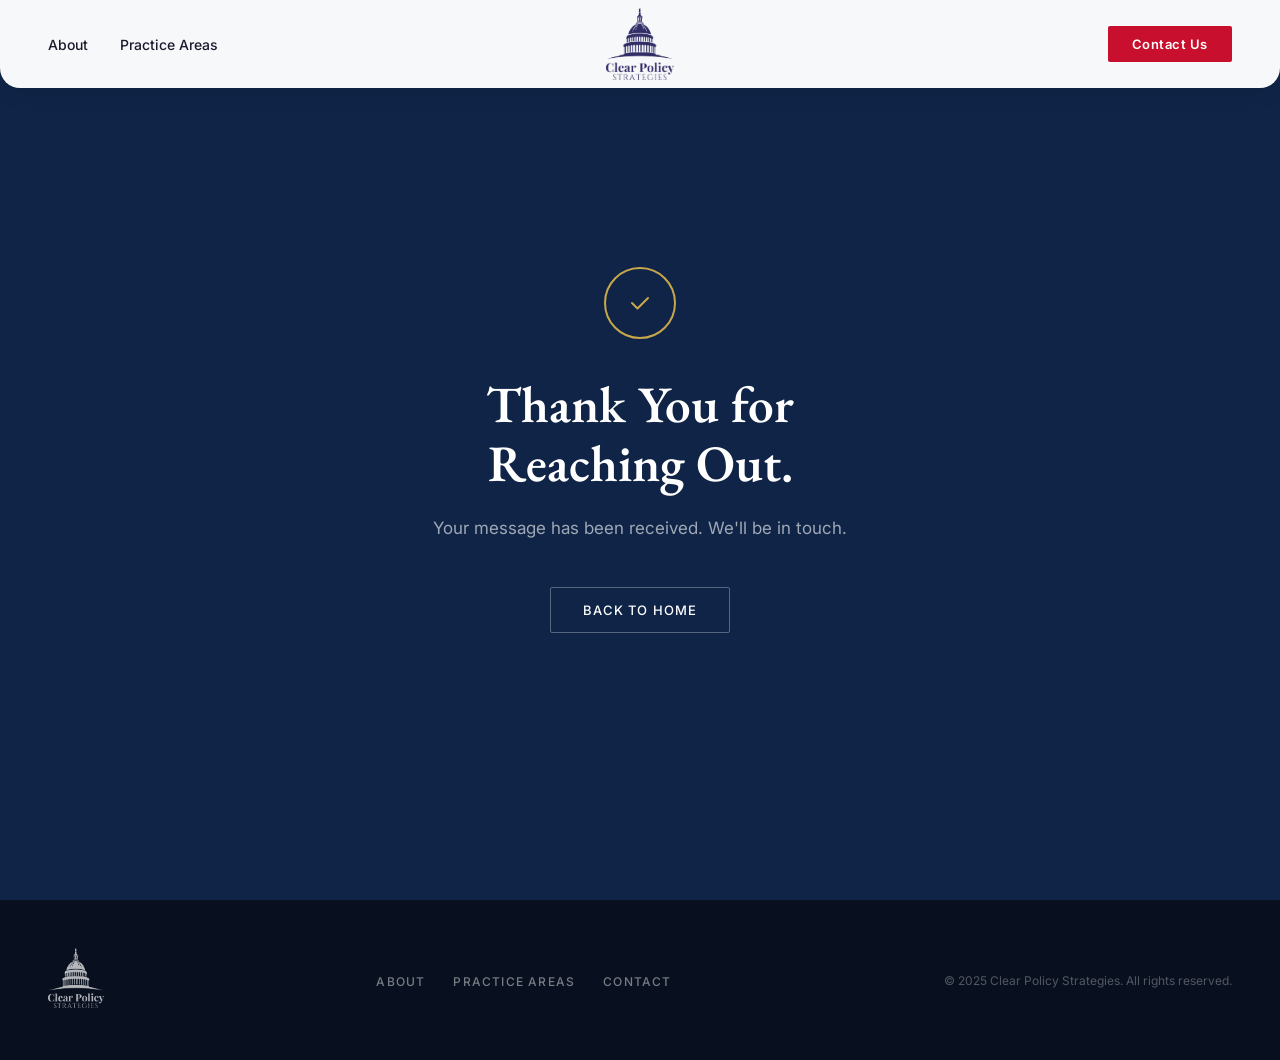
<file: thank-you.html>
<!DOCTYPE html>
<html lang="en">
<head>
  <meta charset="UTF-8" />
  <meta name="viewport" content="width=device-width, initial-scale=1.0" />
  <title>Thank You — Clear Policy Strategies</title>
  <link rel="preconnect" href="https://fonts.googleapis.com" />
  <link rel="preconnect" href="https://fonts.gstatic.com" crossorigin />
  <link href="https://fonts.googleapis.com/css2?family=EB+Garamond:ital,wght@0,400;0,600;0,700;1,400&family=Inter:wght@300;400;500;600&display=swap" rel="stylesheet" />
  <style>
    *, *::before, *::after { box-sizing: border-box; margin: 0; padding: 0; }

    :root {
      --navy: #1B3A6B;
      --navy-dark: #0F2447;
      --red: #B8102A;
      --red-bright: #C8102E;
      --gold: #C9A84C;
      --white: #FFFFFF;
      --off-white: #F7F6F3;
      --light-gray: #EAEAEA;
      --text-dark: #1A1A2E;
      --text-mid: #4A4A6A;
    }

    body {
      font-family: 'Inter', sans-serif;
      color: var(--text-dark);
      background: var(--white);
      -webkit-font-smoothing: antialiased;
    }

    /* ── NAV ── */
    nav {
      position: fixed;
      top: 0;
      left: 0;
      right: 0;
      z-index: 100;
      display: grid;
      grid-template-columns: 1fr auto 1fr;
      align-items: center;
      padding: 0 48px;
      height: 88px;
      background: rgba(255, 255, 255, 0.97);
      backdrop-filter: blur(12px);
      border-radius: 0 0 20px 20px;
      box-shadow: 0 4px 24px rgba(0,0,0,0.08);
    }

    .nav-left {
      display: flex;
      align-items: center;
      gap: 32px;
      list-style: none;
    }

    .nav-left a {
      font-size: 14px;
      font-weight: 500;
      color: var(--text-dark);
      text-decoration: none;
      transition: color 0.2s;
    }

    .nav-left a:hover { color: var(--navy); }

    .nav-logo {
      display: flex;
      align-items: center;
      justify-content: center;
      text-decoration: none;
    }

    .nav-logo img {
      height: 72px;
      width: auto;
      filter: brightness(0) saturate(100%) invert(19%) sepia(65%) saturate(600%) hue-rotate(205deg) brightness(90%);
    }

    .nav-right {
      display: flex;
      justify-content: flex-end;
      align-items: center;
    }

    .nav-cta {
      background: var(--red-bright);
      color: var(--white) !important;
      padding: 10px 24px;
      border-radius: 2px;
      font-size: 13px;
      font-weight: 600;
      letter-spacing: 0.04em;
      text-decoration: none;
      transition: background 0.2s;
    }

    .nav-cta:hover { background: #a50e26; }

    /* ── THANK YOU ── */
    .thankyou-section {
      min-height: 100vh;
      display: flex;
      align-items: center;
      justify-content: center;
      background: var(--navy-dark);
      padding: 120px 48px;
      position: relative;
    }

    .thankyou-inner {
      text-align: center;
      max-width: 560px;
    }

    .check-circle {
      width: 72px;
      height: 72px;
      border-radius: 50%;
      border: 2px solid var(--gold);
      display: flex;
      align-items: center;
      justify-content: center;
      margin: 0 auto 36px;
    }

    .thankyou-inner h1 {
      font-family: 'EB Garamond', serif;
      font-size: clamp(36px, 4vw, 52px);
      font-weight: 600;
      color: var(--white);
      line-height: 1.15;
      margin-bottom: 20px;
    }

    .thankyou-inner p {
      font-size: 17px;
      line-height: 1.8;
      color: rgba(255,255,255,0.6);
      margin-bottom: 44px;
    }

    .btn-secondary {
      display: inline-flex;
      align-items: center;
      padding: 14px 32px;
      background: transparent;
      color: var(--white);
      font-size: 13px;
      font-weight: 500;
      letter-spacing: 0.08em;
      text-transform: uppercase;
      text-decoration: none;
      border: 1px solid rgba(255,255,255,0.3);
      border-radius: 2px;
      transition: border-color 0.2s, background 0.2s;
    }

    .btn-secondary:hover {
      border-color: rgba(255,255,255,0.7);
      background: rgba(255,255,255,0.06);
    }

    /* ── FOOTER ── */
    footer {
      background: #080F1E;
      padding: 48px;
    }

    .footer-inner {
      max-width: 1200px;
      margin: 0 auto;
      display: flex;
      align-items: center;
      justify-content: space-between;
      gap: 24px;
    }

    .footer-logo img {
      height: 60px;
      filter: brightness(0) invert(1);
      opacity: 0.7;
    }

    .footer-nav {
      display: flex;
      gap: 28px;
      list-style: none;
    }

    .footer-nav a {
      font-size: 12px;
      font-weight: 500;
      letter-spacing: 0.1em;
      text-transform: uppercase;
      color: rgba(255,255,255,0.45);
      text-decoration: none;
      transition: color 0.2s;
    }

    .footer-nav a:hover { color: rgba(255,255,255,0.8); }
    .footer-copy { font-size: 12px; color: rgba(255,255,255,0.3); }

    /* ── HAMBURGER / MOBILE NAV ── */
    .nav-hamburger {
      display: none;
      flex-direction: column;
      justify-content: space-between;
      width: 22px;
      height: 16px;
      background: none;
      border: none;
      cursor: pointer;
      padding: 0;
      margin-left: 16px;
    }
    .nav-hamburger span {
      display: block;
      height: 2px;
      width: 100%;
      background: var(--text-dark);
      border-radius: 2px;
      transition: transform 0.25s, opacity 0.2s;
    }
    .nav-hamburger[aria-expanded="true"] span:nth-child(1) { transform: translateY(7px) rotate(45deg); }
    .nav-hamburger[aria-expanded="true"] span:nth-child(2) { opacity: 0; }
    .nav-hamburger[aria-expanded="true"] span:nth-child(3) { transform: translateY(-7px) rotate(-45deg); }

    .nav-mobile-menu {
      display: none;
      position: fixed;
      top: 70px;
      left: 0;
      right: 0;
      background: rgba(255,255,255,0.98);
      backdrop-filter: blur(12px);
      padding: 8px 20px 28px;
      flex-direction: column;
      box-shadow: 0 8px 32px rgba(0,0,0,0.1);
      z-index: 99;
      border-radius: 0 0 20px 20px;
    }
    .nav-mobile-menu.open { display: flex; }
    .nav-mobile-menu a {
      display: block;
      padding: 16px 0;
      font-size: 15px;
      font-weight: 500;
      color: var(--text-dark);
      text-decoration: none;
      border-bottom: 1px solid var(--light-gray);
    }
    .nav-mobile-menu a:last-child { border-bottom: none; }
    .nav-mobile-cta {
      margin-top: 16px;
      padding: 14px 24px !important;
      background: var(--red-bright);
      color: var(--white) !important;
      text-align: center;
      border-radius: 2px;
      font-weight: 600 !important;
      letter-spacing: 0.04em;
      border-bottom: none !important;
    }

    /* ── RESPONSIVE ── */
    @media (max-width: 768px) {
      nav { padding: 0 20px; height: 70px; border-radius: 0 0 14px 14px; grid-template-columns: 1fr auto; }
      .nav-left { display: none; }
      .nav-cta { display: none; }
      .nav-hamburger { display: flex; }
      .nav-logo { grid-column: 1; }
      .nav-right { grid-column: 2; }
      .nav-logo img { height: 56px; }

      .thankyou-section { padding: 100px 20px 60px; }

      footer { padding: 36px 20px; }
      .footer-inner { flex-direction: column; align-items: center; text-align: center; gap: 20px; }
      .footer-nav { flex-wrap: wrap; justify-content: center; }
    }

  </style>
</head>
<body>

  <!-- NAV -->
  <nav>
    <ul class="nav-left">
      <li><a href="about.html">About</a></li>
      <li><a href="practice-areas.html">Practice Areas</a></li>
    </ul>
    <a href="index.html" class="nav-logo">
      <img src="assets/images/Logo-nav.png" alt="Clear Policy Strategies" />
    </a>
    <div class="nav-right">
      <a href="contact.html" class="nav-cta">Contact Us</a>
      <button class="nav-hamburger" aria-label="Open navigation" aria-expanded="false">
        <span></span><span></span><span></span>
      </button>
    </div>
  </nav>
  <div class="nav-mobile-menu" id="nav-mobile-menu">
    <a href="about.html">About</a>
    <a href="practice-areas.html">Practice Areas</a>
    <a href="contact.html" class="nav-mobile-cta">Contact Us</a>
  </div>

  <!-- THANK YOU -->
  <section class="thankyou-section">
    <div class="thankyou-inner">
      <div class="check-circle">
        <svg width="28" height="28" viewBox="0 0 28 28" fill="none">
          <path d="M6 14L11.5 19.5L22 9" stroke="#C9A84C" stroke-width="2" stroke-linecap="round" stroke-linejoin="round"/>
        </svg>
      </div>
      <h1>Thank You for<br />Reaching Out.</h1>
      <p>Your message has been received. We'll be in touch.</p>
      <a href="index.html" class="btn-secondary">Back to Home</a>
    </div>
  </section>

  <!-- FOOTER -->
  <footer>
    <div class="footer-inner">
      <div class="footer-logo">
        <img src="assets/images/Logo-traced.png" alt="Clear Policy Strategies" />
      </div>
      <ul class="footer-nav">
        <li><a href="index.html#about">About</a></li>
        <li><a href="practice-areas.html">Practice Areas</a></li>
        <li><a href="contact.html">Contact</a></li>
      </ul>
      <div class="footer-copy">&copy; 2025 Clear Policy Strategies. All rights reserved.</div>
    </div>
  </footer>

  <script>
    (function () {
      var btn  = document.querySelector('.nav-hamburger');
      var menu = document.getElementById('nav-mobile-menu');
      if (!btn || !menu) return;
      btn.addEventListener('click', function () {
        var open = menu.classList.toggle('open');
        btn.setAttribute('aria-expanded', open);
      });
      menu.querySelectorAll('a').forEach(function (a) {
        a.addEventListener('click', function () {
          menu.classList.remove('open');
          btn.setAttribute('aria-expanded', 'false');
        });
      });
      document.addEventListener('click', function (e) {
        if (!menu.contains(e.target) && !btn.contains(e.target)) {
          menu.classList.remove('open');
          btn.setAttribute('aria-expanded', 'false');
        }
      });
    })();
  </script>
</body>
</html>
</file>
<file: assets/fonts/fonts.css>
/* latin-ext */
@font-face {
  font-family: 'EB Garamond';
  font-style: italic;
  font-weight: 400;
  font-display: swap;
  src: url(SlGFmQSNjdsmc35JDF1K5GRwUjcdlttVFm-rI7e8QL9zU6ingQ.woff2) format('woff2');
  unicode-range: U+0100-02BA, U+02BD-02C5, U+02C7-02CC, U+02CE-02D7, U+02DD-02FF, U+0304, U+0308, U+0329, U+1D00-1DBF, U+1E00-1E9F, U+1EF2-1EFF, U+2020, U+20A0-20AB, U+20AD-20C0, U+2113, U+2C60-2C7F, U+A720-A7FF;
}
/* latin */
@font-face {
  font-family: 'EB Garamond';
  font-style: italic;
  font-weight: 400;
  font-display: swap;
  src: url(SlGFmQSNjdsmc35JDF1K5GRwUjcdlttVFm-rI7e8QL99U6g.woff2) format('woff2');
  unicode-range: U+0000-00FF, U+0131, U+0152-0153, U+02BB-02BC, U+02C6, U+02DA, U+02DC, U+0304, U+0308, U+0329, U+2000-206F, U+20AC, U+2122, U+2191, U+2193, U+2212, U+2215, U+FEFF, U+FFFD;
}
/* latin-ext */
@font-face {
  font-family: 'EB Garamond';
  font-style: normal;
  font-weight: 400;
  font-display: swap;
  src: url(SlGUmQSNjdsmc35JDF1K5GR7SDktYw.woff2) format('woff2');
  unicode-range: U+0100-02BA, U+02BD-02C5, U+02C7-02CC, U+02CE-02D7, U+02DD-02FF, U+0304, U+0308, U+0329, U+1D00-1DBF, U+1E00-1E9F, U+1EF2-1EFF, U+2020, U+20A0-20AB, U+20AD-20C0, U+2113, U+2C60-2C7F, U+A720-A7FF;
}
/* latin */
@font-face {
  font-family: 'EB Garamond';
  font-style: normal;
  font-weight: 400;
  font-display: swap;
  src: url(SlGUmQSNjdsmc35JDF1K5GR1SDk.woff2) format('woff2');
  unicode-range: U+0000-00FF, U+0131, U+0152-0153, U+02BB-02BC, U+02C6, U+02DA, U+02DC, U+0304, U+0308, U+0329, U+2000-206F, U+20AC, U+2122, U+2191, U+2193, U+2212, U+2215, U+FEFF, U+FFFD;
}
/* latin-ext */
@font-face {
  font-family: 'EB Garamond';
  font-style: normal;
  font-weight: 600;
  font-display: swap;
  src: url(SlGUmQSNjdsmc35JDF1K5GR7SDktYw.woff2) format('woff2');
  unicode-range: U+0100-02BA, U+02BD-02C5, U+02C7-02CC, U+02CE-02D7, U+02DD-02FF, U+0304, U+0308, U+0329, U+1D00-1DBF, U+1E00-1E9F, U+1EF2-1EFF, U+2020, U+20A0-20AB, U+20AD-20C0, U+2113, U+2C60-2C7F, U+A720-A7FF;
}
/* latin */
@font-face {
  font-family: 'EB Garamond';
  font-style: normal;
  font-weight: 600;
  font-display: swap;
  src: url(SlGUmQSNjdsmc35JDF1K5GR1SDk.woff2) format('woff2');
  unicode-range: U+0000-00FF, U+0131, U+0152-0153, U+02BB-02BC, U+02C6, U+02DA, U+02DC, U+0304, U+0308, U+0329, U+2000-206F, U+20AC, U+2122, U+2191, U+2193, U+2212, U+2215, U+FEFF, U+FFFD;
}
/* latin-ext */
@font-face {
  font-family: 'EB Garamond';
  font-style: normal;
  font-weight: 700;
  font-display: swap;
  src: url(SlGUmQSNjdsmc35JDF1K5GR7SDktYw.woff2) format('woff2');
  unicode-range: U+0100-02BA, U+02BD-02C5, U+02C7-02CC, U+02CE-02D7, U+02DD-02FF, U+0304, U+0308, U+0329, U+1D00-1DBF, U+1E00-1E9F, U+1EF2-1EFF, U+2020, U+20A0-20AB, U+20AD-20C0, U+2113, U+2C60-2C7F, U+A720-A7FF;
}
/* latin */
@font-face {
  font-family: 'EB Garamond';
  font-style: normal;
  font-weight: 700;
  font-display: swap;
  src: url(SlGUmQSNjdsmc35JDF1K5GR1SDk.woff2) format('woff2');
  unicode-range: U+0000-00FF, U+0131, U+0152-0153, U+02BB-02BC, U+02C6, U+02DA, U+02DC, U+0304, U+0308, U+0329, U+2000-206F, U+20AC, U+2122, U+2191, U+2193, U+2212, U+2215, U+FEFF, U+FFFD;
}
/* latin-ext */
@font-face {
  font-family: 'Inter';
  font-style: normal;
  font-weight: 300;
  font-display: swap;
  src: url(UcC73FwrK3iLTeHuS_nVMrMxCp50SjIa25L7SUc.woff2) format('woff2');
  unicode-range: U+0100-02BA, U+02BD-02C5, U+02C7-02CC, U+02CE-02D7, U+02DD-02FF, U+0304, U+0308, U+0329, U+1D00-1DBF, U+1E00-1E9F, U+1EF2-1EFF, U+2020, U+20A0-20AB, U+20AD-20C0, U+2113, U+2C60-2C7F, U+A720-A7FF;
}
/* latin */
@font-face {
  font-family: 'Inter';
  font-style: normal;
  font-weight: 300;
  font-display: swap;
  src: url(UcC73FwrK3iLTeHuS_nVMrMxCp50SjIa1ZL7.woff2) format('woff2');
  unicode-range: U+0000-00FF, U+0131, U+0152-0153, U+02BB-02BC, U+02C6, U+02DA, U+02DC, U+0304, U+0308, U+0329, U+2000-206F, U+20AC, U+2122, U+2191, U+2193, U+2212, U+2215, U+FEFF, U+FFFD;
}
/* latin-ext */
@font-face {
  font-family: 'Inter';
  font-style: normal;
  font-weight: 400;
  font-display: swap;
  src: url(UcC73FwrK3iLTeHuS_nVMrMxCp50SjIa25L7SUc.woff2) format('woff2');
  unicode-range: U+0100-02BA, U+02BD-02C5, U+02C7-02CC, U+02CE-02D7, U+02DD-02FF, U+0304, U+0308, U+0329, U+1D00-1DBF, U+1E00-1E9F, U+1EF2-1EFF, U+2020, U+20A0-20AB, U+20AD-20C0, U+2113, U+2C60-2C7F, U+A720-A7FF;
}
/* latin */
@font-face {
  font-family: 'Inter';
  font-style: normal;
  font-weight: 400;
  font-display: swap;
  src: url(UcC73FwrK3iLTeHuS_nVMrMxCp50SjIa1ZL7.woff2) format('woff2');
  unicode-range: U+0000-00FF, U+0131, U+0152-0153, U+02BB-02BC, U+02C6, U+02DA, U+02DC, U+0304, U+0308, U+0329, U+2000-206F, U+20AC, U+2122, U+2191, U+2193, U+2212, U+2215, U+FEFF, U+FFFD;
}
/* latin-ext */
@font-face {
  font-family: 'Inter';
  font-style: normal;
  font-weight: 500;
  font-display: swap;
  src: url(UcC73FwrK3iLTeHuS_nVMrMxCp50SjIa25L7SUc.woff2) format('woff2');
  unicode-range: U+0100-02BA, U+02BD-02C5, U+02C7-02CC, U+02CE-02D7, U+02DD-02FF, U+0304, U+0308, U+0329, U+1D00-1DBF, U+1E00-1E9F, U+1EF2-1EFF, U+2020, U+20A0-20AB, U+20AD-20C0, U+2113, U+2C60-2C7F, U+A720-A7FF;
}
/* latin */
@font-face {
  font-family: 'Inter';
  font-style: normal;
  font-weight: 500;
  font-display: swap;
  src: url(UcC73FwrK3iLTeHuS_nVMrMxCp50SjIa1ZL7.woff2) format('woff2');
  unicode-range: U+0000-00FF, U+0131, U+0152-0153, U+02BB-02BC, U+02C6, U+02DA, U+02DC, U+0304, U+0308, U+0329, U+2000-206F, U+20AC, U+2122, U+2191, U+2193, U+2212, U+2215, U+FEFF, U+FFFD;
}
/* latin-ext */
@font-face {
  font-family: 'Inter';
  font-style: normal;
  font-weight: 600;
  font-display: swap;
  src: url(UcC73FwrK3iLTeHuS_nVMrMxCp50SjIa25L7SUc.woff2) format('woff2');
  unicode-range: U+0100-02BA, U+02BD-02C5, U+02C7-02CC, U+02CE-02D7, U+02DD-02FF, U+0304, U+0308, U+0329, U+1D00-1DBF, U+1E00-1E9F, U+1EF2-1EFF, U+2020, U+20A0-20AB, U+20AD-20C0, U+2113, U+2C60-2C7F, U+A720-A7FF;
}
/* latin */
@font-face {
  font-family: 'Inter';
  font-style: normal;
  font-weight: 600;
  font-display: swap;
  src: url(UcC73FwrK3iLTeHuS_nVMrMxCp50SjIa1ZL7.woff2) format('woff2');
  unicode-range: U+0000-00FF, U+0131, U+0152-0153, U+02BB-02BC, U+02C6, U+02DA, U+02DC, U+0304, U+0308, U+0329, U+2000-206F, U+20AC, U+2122, U+2191, U+2193, U+2212, U+2215, U+FEFF, U+FFFD;
}
</file>
